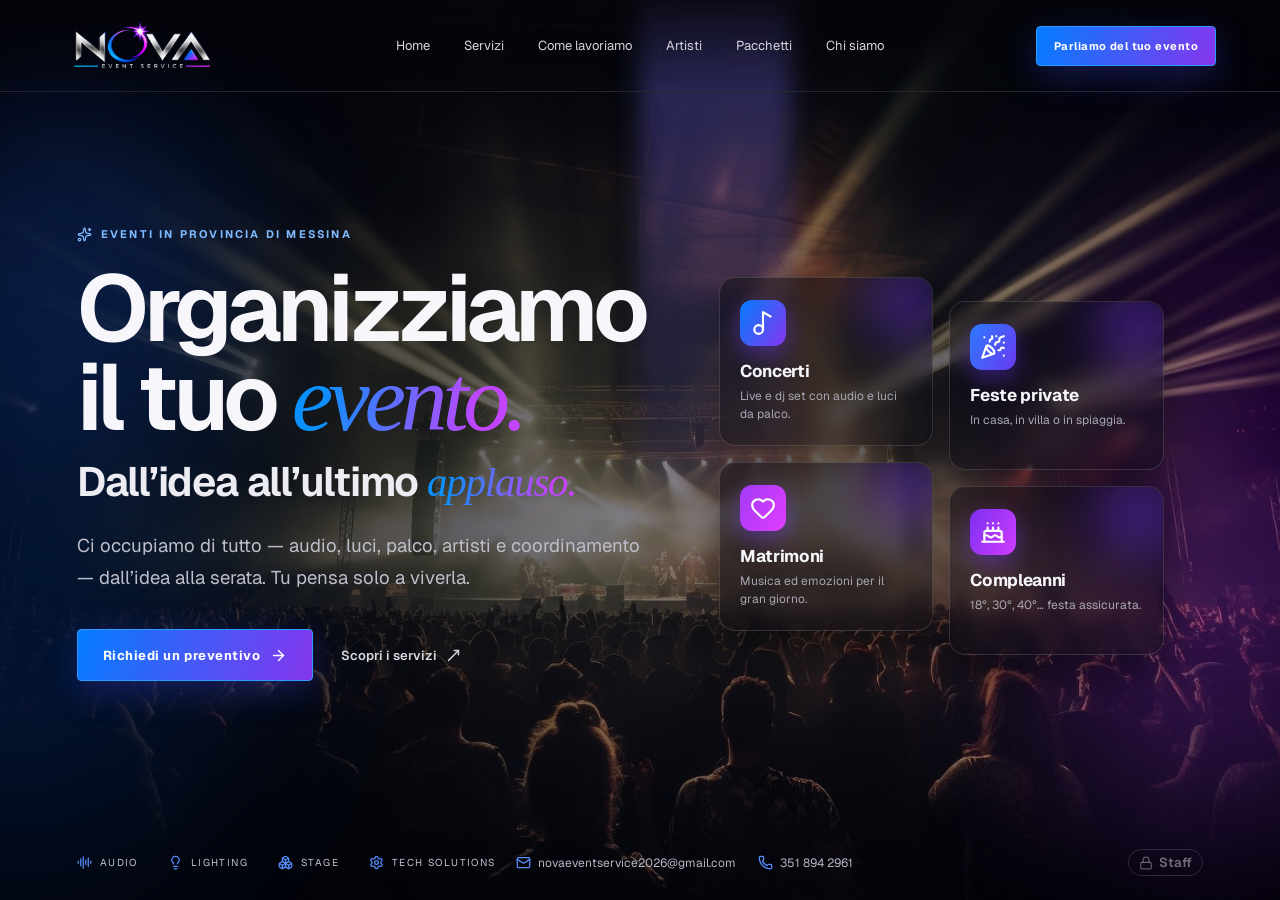
<file: index.html>
<!doctype html>
<html lang="it">
<head>
<meta charset="utf-8" />
<meta name="viewport" content="width=device-width, initial-scale=1" />
<title>Eventi, audio, luci e dj in provincia di Messina | Nova Event Service</title>
<meta name="description" content="Organizziamo eventi di ogni tipo in provincia di Messina: audio, luci, palco, dj e coordinamento completo. Dal grande evento al piccolo compleanno." />
<link rel="icon" href="favicon-32.png" />
<link rel="apple-touch-icon" href="apple-touch-icon.png" />
<meta property="og:title" content="Nova Event Service" />
<meta property="og:image" content="nova-hero.png" />
<link rel="preconnect" href="https://fonts.googleapis.com" />
<link rel="preconnect" href="https://fonts.gstatic.com" crossorigin />
<link href="https://fonts.googleapis.com/css2?family=Geist:wght@400;500;600;700;800;900&display=swap" rel="stylesheet" media="print" onload="this.media=&#39;all&#39;" /><noscript><link href="https://fonts.googleapis.com/css2?family=Geist:wght@400;500;600;700;800;900&display=swap" rel="stylesheet" /></noscript>
<link rel="stylesheet" href="styles.css?v=12" />
<link rel="canonical" href="https://www.novaeventservice.it/" />
<meta property="og:url" content="https://www.novaeventservice.it/" />
<script type="application/ld+json">
{"@context":"https://schema.org","@type":"LocalBusiness","name":"Nova Event Service","description":"Organizzazione e produzione tecnica per eventi: audio, luci, palchi, artisti e coordinamento completo. Concerti, feste private, matrimoni e compleanni.","url":"https://www.novaeventservice.it","logo":"https://www.novaeventservice.it/nova-logo.png","image":"https://www.novaeventservice.it/hero-concert.jpg","email":"novaeventservice2026@gmail.com","telephone":"+393518942961","areaServed":{"@type":"AdministrativeArea","name":"Provincia di Messina"},"address":{"@type":"PostalAddress","addressRegion":"Messina","addressCountry":"IT"}}
</script>
<link rel="preload" as="image" href="hero-concert.jpg?v=7" />
</head>
<body>
<main class="home-screen">
<header class="site-header">
  <a class="brand" href="index.html" aria-label="Nova Event Service — home"><img class="brand-logo" src="nova-logo.png?v=11" alt="Nova Event Service" /></a>
  <button class="nav-toggle" type="button" aria-label="Apri menu" aria-expanded="false"><span></span><span></span><span></span></button>
  <nav aria-label="Navigazione principale"><a href="index.html">Home</a><a href="servizi.html">Servizi</a><a href="come-lavoriamo.html">Come lavoriamo</a><a href="artisti.html">Artisti</a><a href="pacchetti.html">Pacchetti</a><a href="chi-siamo.html">Chi siamo</a><a class="nav-cta" href="mailto:novaeventservice2026@gmail.com">Parliamo del tuo evento</a></nav>
  <a class="button button-small" href="mailto:novaeventservice2026@gmail.com">Parliamo del tuo evento</a>
</header>
  <section class="hero hero-full" id="top">
    <div class="hero-image" aria-hidden="true"></div>
    
    <div class="hero-scene" aria-hidden="true">
      <svg class="hero-crowd" viewBox="0 0 1440 230" preserveAspectRatio="xMidYMax slice">
        <defs><radialGradient id="hs-stage" cx="0.5" cy="1" r="0.85">
          <stop offset="0" stop-color="#8a45ff" stop-opacity="0.75"/>
          <stop offset="0.45" stop-color="#2a6be0" stop-opacity="0.32"/>
          <stop offset="1" stop-color="#2a6be0" stop-opacity="0"/></radialGradient></defs>
        <ellipse class="hs-glow" cx="720" cy="230" rx="720" ry="200" fill="url(#hs-stage)"/>
        <g class="hs-arm" style="transform-origin:150px 200px;animation-delay:0s"><rect x="146" y="120" width="8" height="92" rx="4" fill="#07070e"/><circle cx="150" cy="118" r="7" fill="#07070e"/></g><g class="hs-arm" style="transform-origin:360px 200px;animation-delay:.7s"><rect x="356" y="120" width="8" height="92" rx="4" fill="#07070e"/><circle cx="360" cy="118" r="7" fill="#07070e"/></g><g class="hs-arm" style="transform-origin:560px 200px;animation-delay:1.3s"><rect x="556" y="120" width="8" height="92" rx="4" fill="#07070e"/><circle cx="560" cy="118" r="7" fill="#07070e"/></g><g class="hs-arm" style="transform-origin:720px 200px;animation-delay:.4s"><rect x="716" y="120" width="8" height="92" rx="4" fill="#07070e"/><circle cx="720" cy="118" r="7" fill="#07070e"/></g><g class="hs-arm" style="transform-origin:940px 200px;animation-delay:1s"><rect x="936" y="120" width="8" height="92" rx="4" fill="#07070e"/><circle cx="940" cy="118" r="7" fill="#07070e"/></g><g class="hs-arm" style="transform-origin:1150px 200px;animation-delay:.2s"><rect x="1146" y="120" width="8" height="92" rx="4" fill="#07070e"/><circle cx="1150" cy="118" r="7" fill="#07070e"/></g><g class="hs-arm" style="transform-origin:1320px 200px;animation-delay:.9s"><rect x="1316" y="120" width="8" height="92" rx="4" fill="#07070e"/><circle cx="1320" cy="118" r="7" fill="#07070e"/></g>
        <g class="hs-head" style="animation-delay:0.0s"><circle cx="10" cy="168" r="26" fill="#05050c"/><rect x="-22.5" y="181.0" width="65.0" height="80" rx="26" fill="#05050c"/></g><g class="hs-head" style="animation-delay:0.4s"><circle cx="66" cy="150" r="20" fill="#05050c"/><rect x="41.0" y="160.0" width="50.0" height="80" rx="20" fill="#05050c"/></g><g class="hs-head" style="animation-delay:0.8s"><circle cx="122" cy="138" r="15" fill="#05050c"/><rect x="103.25" y="145.5" width="37.5" height="80" rx="15" fill="#05050c"/></g><g class="hs-head" style="animation-delay:1.2000000000000002s"><circle cx="178" cy="168" r="26" fill="#05050c"/><rect x="145.5" y="181.0" width="65.0" height="80" rx="26" fill="#05050c"/></g><g class="hs-head" style="animation-delay:1.6s"><circle cx="234" cy="150" r="20" fill="#05050c"/><rect x="209.0" y="160.0" width="50.0" height="80" rx="20" fill="#05050c"/></g><g class="hs-head" style="animation-delay:0.0s"><circle cx="290" cy="138" r="15" fill="#05050c"/><rect x="271.25" y="145.5" width="37.5" height="80" rx="15" fill="#05050c"/></g><g class="hs-head" style="animation-delay:0.4s"><circle cx="346" cy="168" r="26" fill="#05050c"/><rect x="313.5" y="181.0" width="65.0" height="80" rx="26" fill="#05050c"/></g><g class="hs-head" style="animation-delay:0.8s"><circle cx="402" cy="150" r="20" fill="#05050c"/><rect x="377.0" y="160.0" width="50.0" height="80" rx="20" fill="#05050c"/></g><g class="hs-head" style="animation-delay:1.2000000000000002s"><circle cx="458" cy="138" r="15" fill="#05050c"/><rect x="439.25" y="145.5" width="37.5" height="80" rx="15" fill="#05050c"/></g><g class="hs-head" style="animation-delay:1.6s"><circle cx="514" cy="168" r="26" fill="#05050c"/><rect x="481.5" y="181.0" width="65.0" height="80" rx="26" fill="#05050c"/></g><g class="hs-head" style="animation-delay:0.0s"><circle cx="570" cy="150" r="20" fill="#05050c"/><rect x="545.0" y="160.0" width="50.0" height="80" rx="20" fill="#05050c"/></g><g class="hs-head" style="animation-delay:0.4s"><circle cx="626" cy="138" r="15" fill="#05050c"/><rect x="607.25" y="145.5" width="37.5" height="80" rx="15" fill="#05050c"/></g><g class="hs-head" style="animation-delay:0.8s"><circle cx="682" cy="168" r="26" fill="#05050c"/><rect x="649.5" y="181.0" width="65.0" height="80" rx="26" fill="#05050c"/></g><g class="hs-head" style="animation-delay:1.2000000000000002s"><circle cx="738" cy="150" r="20" fill="#05050c"/><rect x="713.0" y="160.0" width="50.0" height="80" rx="20" fill="#05050c"/></g><g class="hs-head" style="animation-delay:1.6s"><circle cx="794" cy="138" r="15" fill="#05050c"/><rect x="775.25" y="145.5" width="37.5" height="80" rx="15" fill="#05050c"/></g><g class="hs-head" style="animation-delay:0.0s"><circle cx="850" cy="168" r="26" fill="#05050c"/><rect x="817.5" y="181.0" width="65.0" height="80" rx="26" fill="#05050c"/></g><g class="hs-head" style="animation-delay:0.4s"><circle cx="906" cy="150" r="20" fill="#05050c"/><rect x="881.0" y="160.0" width="50.0" height="80" rx="20" fill="#05050c"/></g><g class="hs-head" style="animation-delay:0.8s"><circle cx="962" cy="138" r="15" fill="#05050c"/><rect x="943.25" y="145.5" width="37.5" height="80" rx="15" fill="#05050c"/></g><g class="hs-head" style="animation-delay:1.2000000000000002s"><circle cx="1018" cy="168" r="26" fill="#05050c"/><rect x="985.5" y="181.0" width="65.0" height="80" rx="26" fill="#05050c"/></g><g class="hs-head" style="animation-delay:1.6s"><circle cx="1074" cy="150" r="20" fill="#05050c"/><rect x="1049.0" y="160.0" width="50.0" height="80" rx="20" fill="#05050c"/></g><g class="hs-head" style="animation-delay:0.0s"><circle cx="1130" cy="138" r="15" fill="#05050c"/><rect x="1111.25" y="145.5" width="37.5" height="80" rx="15" fill="#05050c"/></g><g class="hs-head" style="animation-delay:0.4s"><circle cx="1186" cy="168" r="26" fill="#05050c"/><rect x="1153.5" y="181.0" width="65.0" height="80" rx="26" fill="#05050c"/></g><g class="hs-head" style="animation-delay:0.8s"><circle cx="1242" cy="150" r="20" fill="#05050c"/><rect x="1217.0" y="160.0" width="50.0" height="80" rx="20" fill="#05050c"/></g><g class="hs-head" style="animation-delay:1.2000000000000002s"><circle cx="1298" cy="138" r="15" fill="#05050c"/><rect x="1279.25" y="145.5" width="37.5" height="80" rx="15" fill="#05050c"/></g><g class="hs-head" style="animation-delay:1.6s"><circle cx="1354" cy="168" r="26" fill="#05050c"/><rect x="1321.5" y="181.0" width="65.0" height="80" rx="26" fill="#05050c"/></g><g class="hs-head" style="animation-delay:0.0s"><circle cx="1410" cy="150" r="20" fill="#05050c"/><rect x="1385.0" y="160.0" width="50.0" height="80" rx="20" fill="#05050c"/></g>
        <rect x="0" y="200" width="1440" height="30" fill="#04040a"/>
      </svg>
      <div class="hero-sparks"><span style="left:6.0%;animation-delay:0.0s;animation-duration:5s"></span><span style="left:12.6%;animation-delay:0.5s;animation-duration:6s"></span><span style="left:19.2%;animation-delay:1.0s;animation-duration:7s"></span><span style="left:25.8%;animation-delay:1.5s;animation-duration:8s"></span><span style="left:32.4%;animation-delay:2.0s;animation-duration:5s"></span><span style="left:39.0%;animation-delay:2.5s;animation-duration:6s"></span><span style="left:45.6%;animation-delay:3.0s;animation-duration:7s"></span><span style="left:52.2%;animation-delay:3.5s;animation-duration:8s"></span><span style="left:58.8%;animation-delay:4.0s;animation-duration:5s"></span><span style="left:65.4%;animation-delay:4.5s;animation-duration:6s"></span><span style="left:72.0%;animation-delay:5.0s;animation-duration:7s"></span><span style="left:78.6%;animation-delay:5.5s;animation-duration:8s"></span><span style="left:85.2%;animation-delay:0.0s;animation-duration:5s"></span><span style="left:91.8%;animation-delay:0.5s;animation-duration:6s"></span></div>
    </div>
    <div class="hero-lights" aria-hidden="true">
      <span class="beam beam-a"></span><span class="beam beam-b"></span><span class="beam beam-c"></span><span class="beam beam-d"></span><span class="beam beam-e"></span>
      <span class="events-orb events-orb-a"></span><span class="events-orb events-orb-b"></span>
    </div>
    <div class="hero-glow hero-glow-blue"></div><div class="hero-glow hero-glow-purple"></div>
    <div class="hero-inner">
      <div class="hero-content">
        <p class="eyebrow"><svg xmlns="http://www.w3.org/2000/svg" class="lucide lucide-sparkles" width="24" height="24" viewBox="0 0 24 24" fill="none" stroke="currentColor" stroke-width="2" stroke-linecap="round" stroke-linejoin="round" aria-hidden="true"><path d="M11.017 2.814a1 1 0 0 1 1.966 0l1.051 5.558a2 2 0 0 0 1.594 1.594l5.558 1.051a1 1 0 0 1 0 1.966l-5.558 1.051a2 2 0 0 0-1.594 1.594l-1.051 5.558a1 1 0 0 1-1.966 0l-1.051-5.558a2 2 0 0 0-1.594-1.594l-5.558-1.051a1 1 0 0 1 0-1.966l5.558-1.051a2 2 0 0 0 1.594-1.594z" />
  <path d="M20 2v4" />
  <path d="M22 4h-4" />
  <circle cx="4" cy="20" r="2" /></svg> Eventi in provincia di Messina</p>
        <h1>Organizziamo<br />il tuo <em>evento.</em></h1>
        <p class="hero-accent">Dall’idea all’ultimo <em>applauso.</em></p>
        <p class="hero-copy">Ci occupiamo di tutto — audio, luci, palco, artisti e coordinamento — dall’idea alla serata. Tu pensa solo a viverla.</p>
        <div class="hero-actions">
          <a class="button" href="mailto:novaeventservice2026@gmail.com">Richiedi un preventivo <svg xmlns="http://www.w3.org/2000/svg" class="lucide lucide-arrow-right" width="24" height="24" viewBox="0 0 24 24" fill="none" stroke="currentColor" stroke-width="2" stroke-linecap="round" stroke-linejoin="round" aria-hidden="true"><path d="M5 12h14" />
  <path d="m12 5 7 7-7 7" /></svg></a>
          <a class="text-link" href="servizi.html">Scopri i servizi <svg xmlns="http://www.w3.org/2000/svg" class="lucide lucide-move-up-right" width="24" height="24" viewBox="0 0 24 24" fill="none" stroke="currentColor" stroke-width="2" stroke-linecap="round" stroke-linejoin="round" aria-hidden="true"><path d="M13 5H19V11" />
  <path d="M19 5L5 19" /></svg></a>
        </div>
      </div>
      <div class="hero-visual"><div class="hero-tiles"><article class="hero-tile"><span class="event-glow" aria-hidden="true"></span><div class="hero-tile-icon"><svg xmlns="http://www.w3.org/2000/svg" class="lucide lucide-music-2" width="24" height="24" viewBox="0 0 24 24" fill="none" stroke="currentColor" stroke-width="2" stroke-linecap="round" stroke-linejoin="round" aria-hidden="true"><circle cx="8" cy="18" r="4" />
  <path d="M12 18V2l7 4" /></svg></div><h3>Concerti</h3><p>Live e dj set con audio e luci da palco.</p></article><article class="hero-tile"><span class="event-glow" aria-hidden="true"></span><div class="hero-tile-icon"><svg xmlns="http://www.w3.org/2000/svg" class="lucide lucide-party-popper" width="24" height="24" viewBox="0 0 24 24" fill="none" stroke="currentColor" stroke-width="2" stroke-linecap="round" stroke-linejoin="round" aria-hidden="true"><path d="M5.8 11.3 2 22l10.7-3.79" />
  <path d="M4 3h.01" />
  <path d="M22 8h.01" />
  <path d="M15 2h.01" />
  <path d="M22 20h.01" />
  <path d="m22 2-2.24.75a2.9 2.9 0 0 0-1.96 3.12c.1.86-.57 1.63-1.45 1.63h-.38c-.86 0-1.6.6-1.76 1.44L14 10" />
  <path d="m22 13-.82-.33c-.86-.34-1.82.2-1.98 1.11c-.11.7-.72 1.22-1.43 1.22H17" />
  <path d="m11 2 .33.82c.34.86-.2 1.82-1.11 1.98C9.52 4.9 9 5.52 9 6.23V7" />
  <path d="M11 13c1.93 1.93 2.83 4.17 2 5-.83.83-3.07-.07-5-2-1.93-1.93-2.83-4.17-2-5 .83-.83 3.07.07 5 2Z" /></svg></div><h3>Feste private</h3><p>In casa, in villa o in spiaggia.</p></article><article class="hero-tile"><span class="event-glow" aria-hidden="true"></span><div class="hero-tile-icon"><svg xmlns="http://www.w3.org/2000/svg" class="lucide lucide-heart" width="24" height="24" viewBox="0 0 24 24" fill="none" stroke="currentColor" stroke-width="2" stroke-linecap="round" stroke-linejoin="round" aria-hidden="true"><path d="M2 9.5a5.5 5.5 0 0 1 9.591-3.676.56.56 0 0 0 .818 0A5.49 5.49 0 0 1 22 9.5c0 2.29-1.5 4-3 5.5l-5.492 5.313a2 2 0 0 1-3 .019L5 15c-1.5-1.5-3-3.2-3-5.5" /></svg></div><h3>Matrimoni</h3><p>Musica ed emozioni per il gran giorno.</p></article><article class="hero-tile"><span class="event-glow" aria-hidden="true"></span><div class="hero-tile-icon"><svg xmlns="http://www.w3.org/2000/svg" class="lucide lucide-cake" width="24" height="24" viewBox="0 0 24 24" fill="none" stroke="currentColor" stroke-width="2" stroke-linecap="round" stroke-linejoin="round" aria-hidden="true"><path d="M20 21v-8a2 2 0 0 0-2-2H6a2 2 0 0 0-2 2v8" />
  <path d="M4 16s.5-1 2-1 2.5 2 4 2 2.5-2 4-2 2.5 2 4 2 2-1 2-1" />
  <path d="M2 21h20" />
  <path d="M7 8v3" />
  <path d="M12 8v3" />
  <path d="M17 8v3" />
  <path d="M7 4h.01" />
  <path d="M12 4h.01" />
  <path d="M17 4h.01" /></svg></div><h3>Compleanni</h3><p>18°, 30°, 40°… festa assicurata.</p></article></div></div>
    </div>
    <div class="hero-bottom">
      <div class="hero-tags" aria-label="Servizi principali">
        <span><svg xmlns="http://www.w3.org/2000/svg" class="lucide lucide-audio-lines" width="24" height="24" viewBox="0 0 24 24" fill="none" stroke="currentColor" stroke-width="2" stroke-linecap="round" stroke-linejoin="round" aria-hidden="true"><path d="M2 10v3" />
  <path d="M6 6v11" />
  <path d="M10 3v18" />
  <path d="M14 8v7" />
  <path d="M18 5v13" />
  <path d="M22 10v3" /></svg> Audio</span><span><svg xmlns="http://www.w3.org/2000/svg" class="lucide lucide-lightbulb" width="24" height="24" viewBox="0 0 24 24" fill="none" stroke="currentColor" stroke-width="2" stroke-linecap="round" stroke-linejoin="round" aria-hidden="true"><path d="M15 14c.2-1 .7-1.7 1.5-2.5 1-.9 1.5-2.2 1.5-3.5A6 6 0 0 0 6 8c0 1 .2 2.2 1.5 3.5.7.7 1.3 1.5 1.5 2.5" />
  <path d="M9 18h6" />
  <path d="M10 22h4" /></svg> Lighting</span>
        <span><svg xmlns="http://www.w3.org/2000/svg" class="lucide lucide-boxes" width="24" height="24" viewBox="0 0 24 24" fill="none" stroke="currentColor" stroke-width="2" stroke-linecap="round" stroke-linejoin="round" aria-hidden="true"><path d="M2.97 12.92A2 2 0 0 0 2 14.63v3.24a2 2 0 0 0 .97 1.71l3 1.8a2 2 0 0 0 2.06 0L12 19v-5.5l-5-3-4.03 2.42Z" />
  <path d="m7 16.5-4.74-2.85" />
  <path d="m7 16.5 5-3" />
  <path d="M7 16.5v5.17" />
  <path d="M12 13.5V19l3.97 2.38a2 2 0 0 0 2.06 0l3-1.8a2 2 0 0 0 .97-1.71v-3.24a2 2 0 0 0-.97-1.71L17 10.5l-5 3Z" />
  <path d="m17 16.5-5-3" />
  <path d="m17 16.5 4.74-2.85" />
  <path d="M17 16.5v5.17" />
  <path d="M7.97 4.42A2 2 0 0 0 7 6.13v4.37l5 3 5-3V6.13a2 2 0 0 0-.97-1.71l-3-1.8a2 2 0 0 0-2.06 0l-3 1.8Z" />
  <path d="M12 8 7.26 5.15" />
  <path d="m12 8 4.74-2.85" />
  <path d="M12 13.5V8" /></svg> Stage</span><span><svg xmlns="http://www.w3.org/2000/svg" class="lucide lucide-settings" width="24" height="24" viewBox="0 0 24 24" fill="none" stroke="currentColor" stroke-width="2" stroke-linecap="round" stroke-linejoin="round" aria-hidden="true"><path d="M9.671 4.136a2.34 2.34 0 0 1 4.659 0 2.34 2.34 0 0 0 3.319 1.915 2.34 2.34 0 0 1 2.33 4.033 2.34 2.34 0 0 0 0 3.831 2.34 2.34 0 0 1-2.33 4.033 2.34 2.34 0 0 0-3.319 1.915 2.34 2.34 0 0 1-4.659 0 2.34 2.34 0 0 0-3.32-1.915 2.34 2.34 0 0 1-2.33-4.033 2.34 2.34 0 0 0 0-3.831A2.34 2.34 0 0 1 6.35 6.051a2.34 2.34 0 0 0 3.319-1.915" />
  <circle cx="12" cy="12" r="3" /></svg> Tech solutions</span>
      </div>
      <div class="hero-contact">
        <a href="mailto:novaeventservice2026@gmail.com"><svg xmlns="http://www.w3.org/2000/svg" class="lucide lucide-mail" width="24" height="24" viewBox="0 0 24 24" fill="none" stroke="currentColor" stroke-width="2" stroke-linecap="round" stroke-linejoin="round" aria-hidden="true"><path d="m22 7-8.991 5.727a2 2 0 0 1-2.009 0L2 7" />
  <rect x="2" y="4" width="20" height="16" rx="2" /></svg> novaeventservice2026@gmail.com</a>
        <a href="https://wa.me/393518942961" target="_blank" rel="noreferrer"><svg xmlns="http://www.w3.org/2000/svg" class="lucide lucide-phone" width="24" height="24" viewBox="0 0 24 24" fill="none" stroke="currentColor" stroke-width="2" stroke-linecap="round" stroke-linejoin="round" aria-hidden="true"><path d="M13.832 16.568a1 1 0 0 0 1.213-.303l.355-.465A2 2 0 0 1 17 15h3a2 2 0 0 1 2 2v3a2 2 0 0 1-2 2A18 18 0 0 1 2 4a2 2 0 0 1 2-2h3a2 2 0 0 1 2 2v3a2 2 0 0 1-.8 1.6l-.468.351a1 1 0 0 0-.292 1.233 14 14 0 0 0 6.392 6.384" /></svg> 351 894 2961</a>
      </div> <a class="staff-link staff-link-hero" href="staff/" aria-label="Area staff riservata"><svg xmlns="http://www.w3.org/2000/svg" width="14" height="14" viewBox="0 0 24 24" fill="none" stroke="currentColor" stroke-width="2" stroke-linecap="round" stroke-linejoin="round" aria-hidden="true"><rect width="18" height="11" x="3" y="11" rx="2" ry="2"/><path d="M7 11V7a5 5 0 0 1 10 0v4"/></svg> Staff</a>
    </div>
  </section>
</main>

<script src="app.js?v=11"></script>
</body>
</html>
</file>
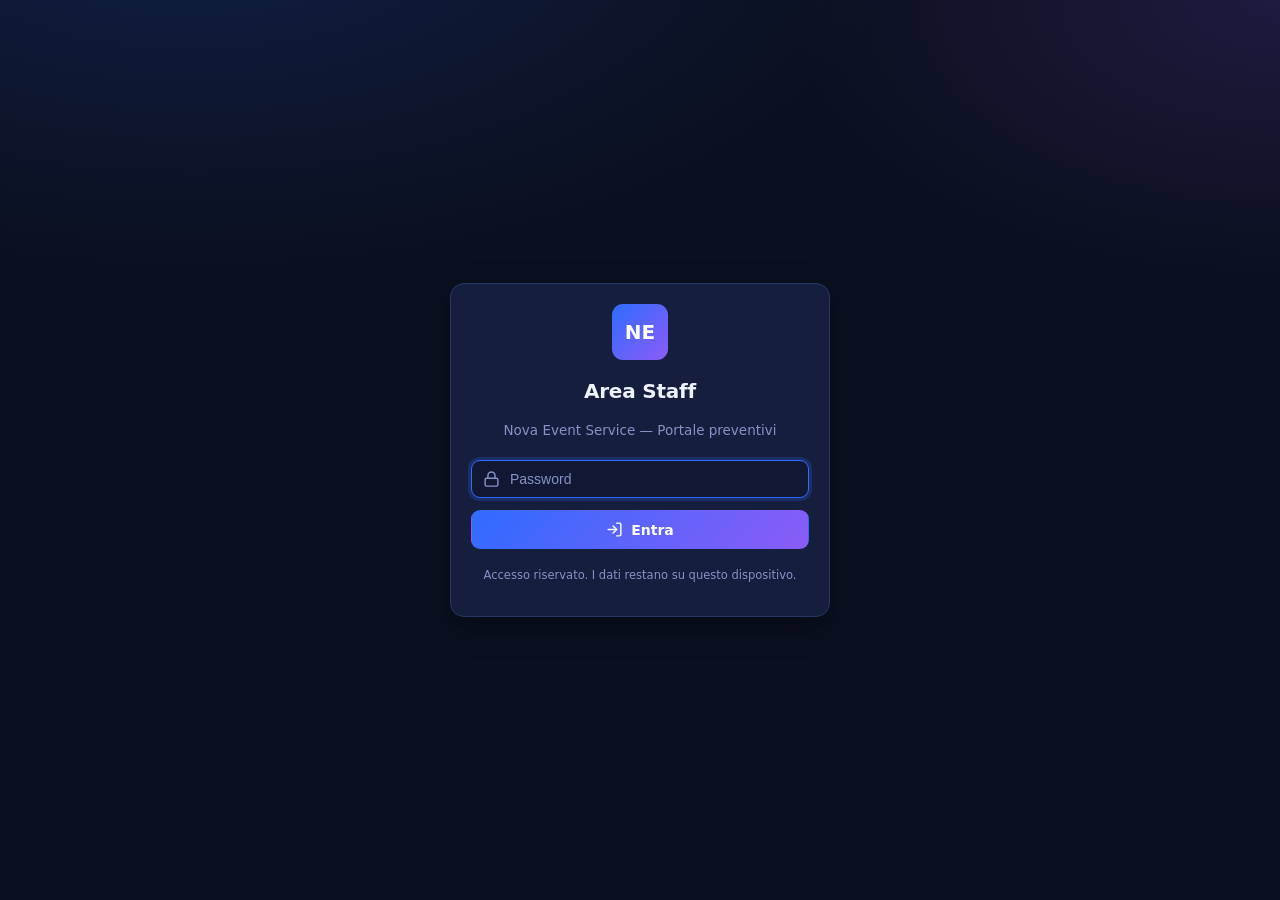
<file: staff/index.html>
<!doctype html>
<html lang="it">
  <head>
    <meta charset="UTF-8" />
    <meta name="viewport" content="width=device-width, initial-scale=1.0" />
    <meta name="color-scheme" content="dark" />
    <title>Nova Event Service - Portale Preventivi</title>
    <script type="module" crossorigin src="./assets/index-DraVDMnq.js"></script>
    <link rel="stylesheet" crossorigin href="./assets/index-B9CdINp-.css">
  </head>
  <body>
    <div id="root"></div>
  </body>
</html>
</file>
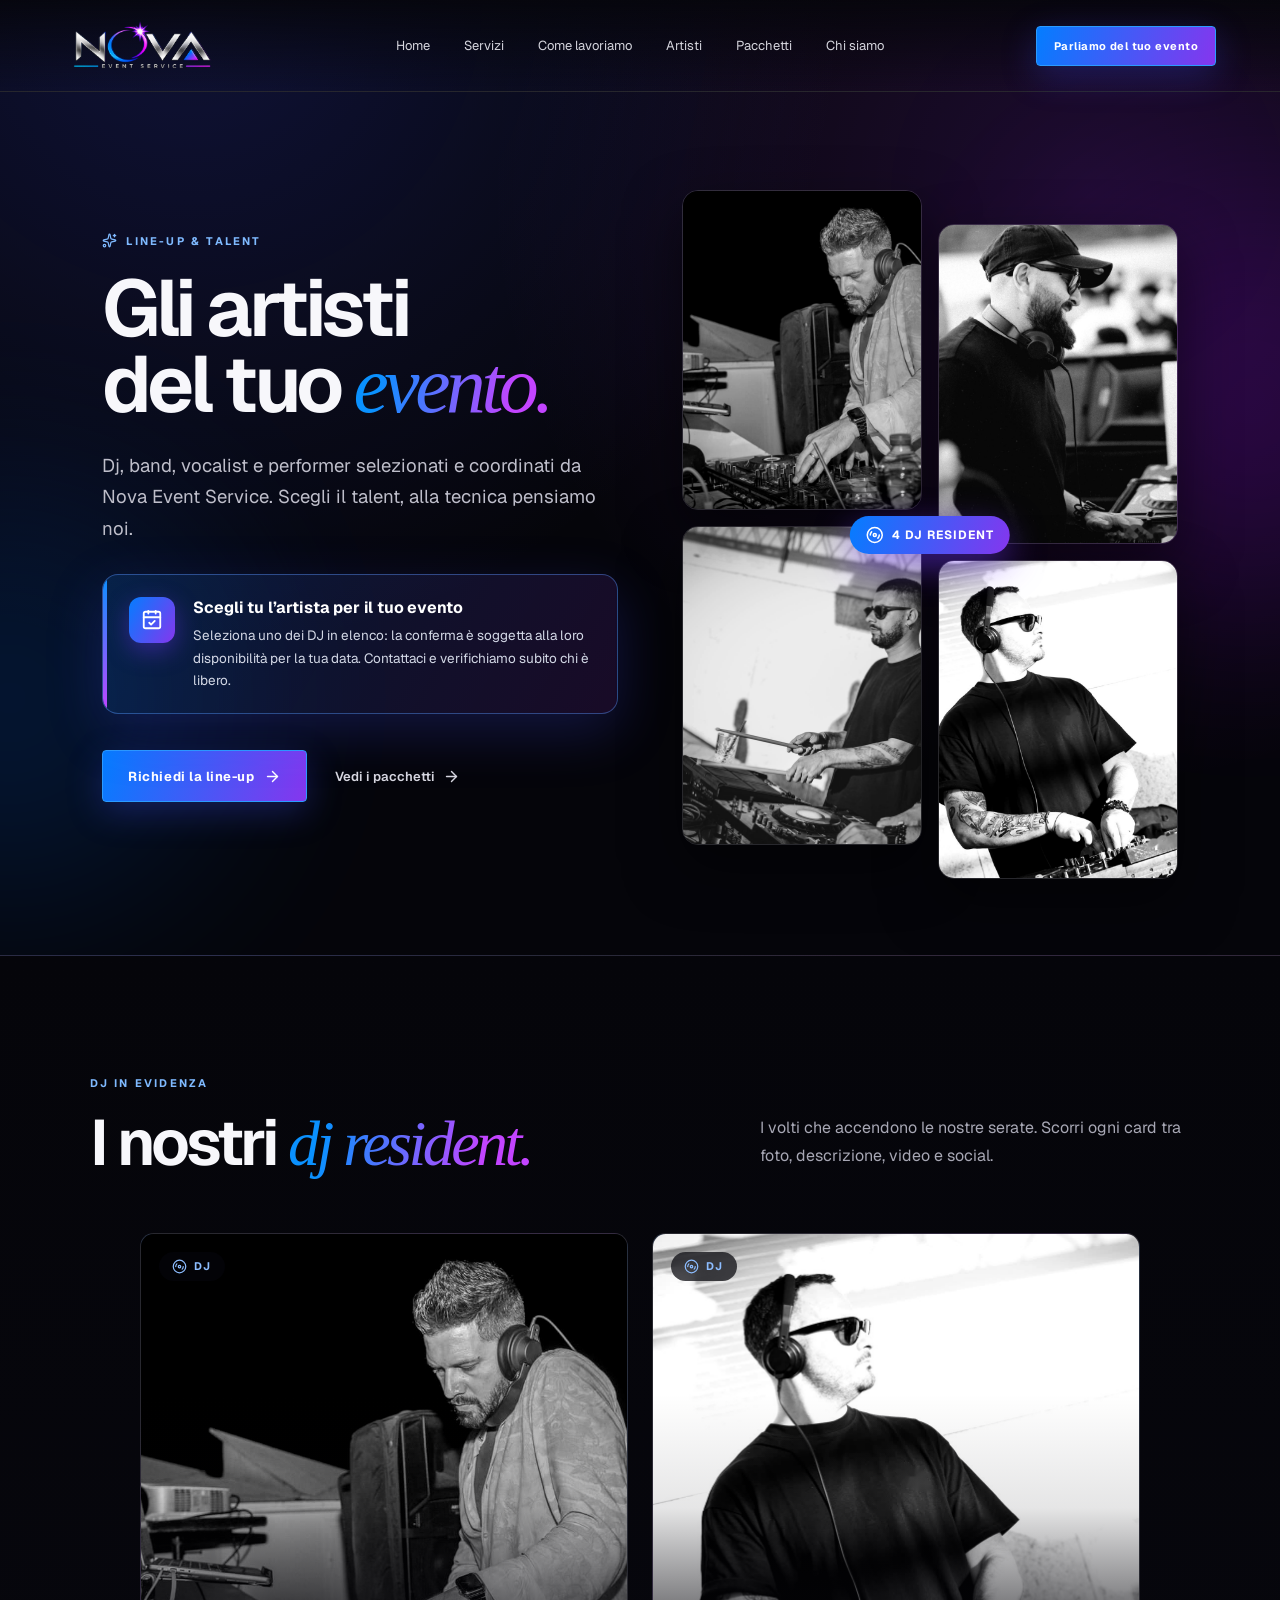
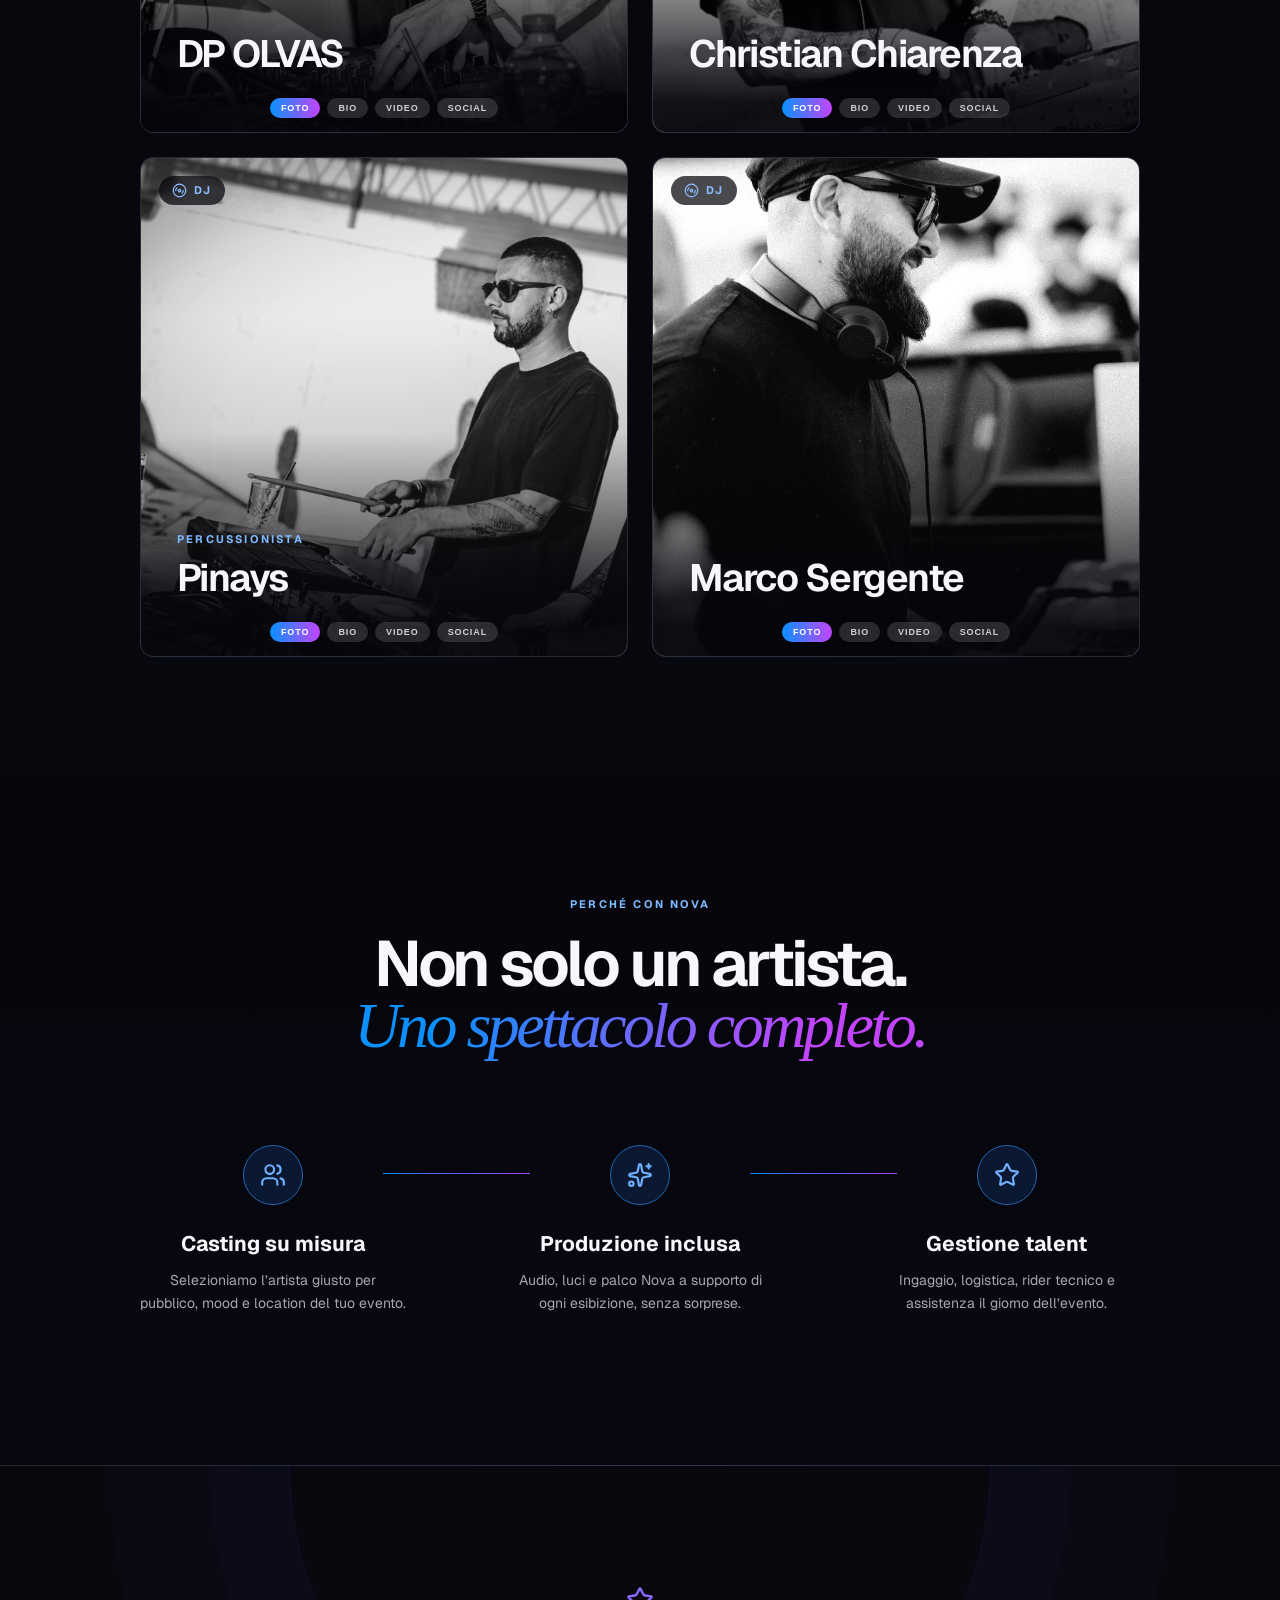
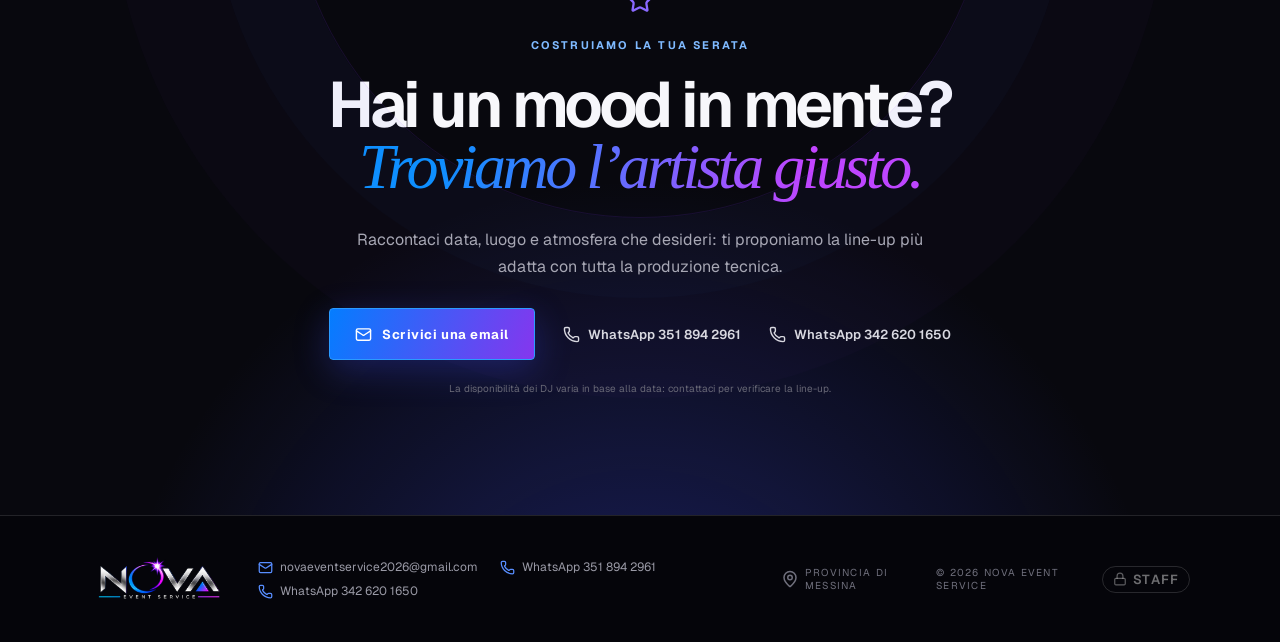
<file: artisti.html>
<!doctype html>
<html lang="it">
<head>
<meta charset="utf-8" />
<meta name="viewport" content="width=device-width, initial-scale=1" />
<title>DJ e artisti per eventi in provincia di Messina | Nova Event Service</title>
<meta name="description" content="DJ e performer per matrimoni, feste private, compleanni ed eventi in provincia di Messina. Scegli il talent, alla tecnica pensiamo noi." />
<link rel="icon" href="favicon-32.png" />
<link rel="apple-touch-icon" href="apple-touch-icon.png" />
<meta property="og:title" content="DJ e artisti per eventi in provincia di Messina" />
<meta property="og:image" content="nova-hero.png" />
<link rel="preconnect" href="https://fonts.googleapis.com" />
<link rel="preconnect" href="https://fonts.gstatic.com" crossorigin />
<link href="https://fonts.googleapis.com/css2?family=Geist:wght@400;500;600;700;800;900&display=swap" rel="stylesheet" media="print" onload="this.media=&#39;all&#39;" /><noscript><link href="https://fonts.googleapis.com/css2?family=Geist:wght@400;500;600;700;800;900&display=swap" rel="stylesheet" /></noscript>
<link rel="stylesheet" href="styles.css?v=12" />
<link rel="canonical" href="https://www.novaeventservice.it/artisti.html" />
<meta property="og:url" content="https://www.novaeventservice.it/artisti.html" />
</head>
<body>
<main>
<header class="site-header">
  <a class="brand" href="index.html" aria-label="Nova Event Service — home"><img class="brand-logo" src="nova-logo.png?v=11" alt="Nova Event Service" /></a>
  <button class="nav-toggle" type="button" aria-label="Apri menu" aria-expanded="false"><span></span><span></span><span></span></button>
  <nav aria-label="Navigazione principale"><a href="index.html">Home</a><a href="servizi.html">Servizi</a><a href="come-lavoriamo.html">Come lavoriamo</a><a href="artisti.html">Artisti</a><a href="pacchetti.html">Pacchetti</a><a href="chi-siamo.html">Chi siamo</a><a class="nav-cta" href="mailto:novaeventservice2026@gmail.com">Parliamo del tuo evento</a></nav>
  <a class="button button-small" href="mailto:novaeventservice2026@gmail.com">Parliamo del tuo evento</a>
</header>
  <section class="page-hero" id="top">
    <div class="hero-glow hero-glow-blue"></div><div class="hero-glow hero-glow-purple"></div>
    <div class="page-hero-grid">
      <div class="page-hero-inner">
        <p class="eyebrow"><svg xmlns="http://www.w3.org/2000/svg" class="lucide lucide-sparkles" width="24" height="24" viewBox="0 0 24 24" fill="none" stroke="currentColor" stroke-width="2" stroke-linecap="round" stroke-linejoin="round" aria-hidden="true"><path d="M11.017 2.814a1 1 0 0 1 1.966 0l1.051 5.558a2 2 0 0 0 1.594 1.594l5.558 1.051a1 1 0 0 1 0 1.966l-5.558 1.051a2 2 0 0 0-1.594 1.594l-1.051 5.558a1 1 0 0 1-1.966 0l-1.051-5.558a2 2 0 0 0-1.594-1.594l-5.558-1.051a1 1 0 0 1 0-1.966l5.558-1.051a2 2 0 0 0 1.594-1.594z" />
  <path d="M20 2v4" />
  <path d="M22 4h-4" />
  <circle cx="4" cy="20" r="2" /></svg> Line-up &amp; talent</p>
        <h1>Gli artisti<br />del tuo <em>evento.</em></h1>
        <p class="hero-copy">Dj, band, vocalist e performer selezionati e coordinati da Nova Event Service. Scegli il talent, alla tecnica pensiamo noi.</p>
        <div class="hero-highlight">
          <span class="hero-highlight-icon"><svg xmlns="http://www.w3.org/2000/svg" class="lucide lucide-calendar-check" width="24" height="24" viewBox="0 0 24 24" fill="none" stroke="currentColor" stroke-width="2" stroke-linecap="round" stroke-linejoin="round" aria-hidden="true"><path d="M8 2v3" />
  <path d="M16 2v3" />
  <rect x="3" y="3" width="18" height="18" rx="2" />
  <path d="M3 9h18" />
  <path d="m9 15 2 2 4-4" /></svg></span>
          <div><strong>Scegli tu l’artista per il tuo evento</strong><p>Seleziona uno dei DJ in elenco: la conferma è soggetta alla loro disponibilità per la tua data. Contattaci e verifichiamo subito chi è libero.</p></div>
        </div>
        <div class="hero-actions"><a class="button" href="#contatti">Richiedi la line-up <svg xmlns="http://www.w3.org/2000/svg" class="lucide lucide-arrow-right" width="24" height="24" viewBox="0 0 24 24" fill="none" stroke="currentColor" stroke-width="2" stroke-linecap="round" stroke-linejoin="round" aria-hidden="true"><path d="M5 12h14" />
  <path d="m12 5 7 7-7 7" /></svg></a><a class="text-link" href="pacchetti.html">Vedi i pacchetti <svg xmlns="http://www.w3.org/2000/svg" class="lucide lucide-arrow-right" width="24" height="24" viewBox="0 0 24 24" fill="none" stroke="currentColor" stroke-width="2" stroke-linecap="round" stroke-linejoin="round" aria-hidden="true"><path d="M5 12h14" />
  <path d="m12 5 7 7-7 7" /></svg></a></div>
      </div>
      <div class="hero-collage" aria-hidden="true"><img src="artisti/dj-1.jpg" alt="" loading="lazy" /><img src="artisti/dj-4.jpg" alt="" loading="lazy" /><img src="artisti/dj-3.jpg" alt="" loading="lazy" /><img src="artisti/dj-2.jpg" alt="" loading="lazy" /><span class="hero-collage-badge"><svg xmlns="http://www.w3.org/2000/svg" class="lucide lucide-disc-3" width="24" height="24" viewBox="0 0 24 24" fill="none" stroke="currentColor" stroke-width="2" stroke-linecap="round" stroke-linejoin="round" aria-hidden="true"><circle cx="12" cy="12" r="10" />
  <path d="M6 12c0-1.7.7-3.2 1.8-4.2" />
  <circle cx="12" cy="12" r="2" />
  <path d="M18 12c0 1.7-.7 3.2-1.8 4.2" /></svg> 4 DJ resident</span></div>
    </div>
  </section>
  <section class="section dj-section" id="dj">
    <div class="section-heading"><div><p class="eyebrow">DJ in evidenza</p><h2>I nostri <em>dj resident.</em></h2></div>
      <p>I volti che accendono le nostre serate. Scorri ogni card tra foto, descrizione, video e social.</p></div>
    <div class="dj-grid">
      <article class="dj-card">
        <div class="dj-card-viewport"><div class="dj-card-track">
          <div class="dj-page dj-page-photo">
            <img src="artisti/dj-1.jpg" alt="DP OLVAS — dj Nova Event Service" loading="lazy" />
            <span class="dj-photo-badge"><svg xmlns="http://www.w3.org/2000/svg" class="lucide lucide-disc-3" width="24" height="24" viewBox="0 0 24 24" fill="none" stroke="currentColor" stroke-width="2" stroke-linecap="round" stroke-linejoin="round" aria-hidden="true"><circle cx="12" cy="12" r="10" />
  <path d="M6 12c0-1.7.7-3.2 1.8-4.2" />
  <circle cx="12" cy="12" r="2" />
  <path d="M18 12c0 1.7-.7 3.2-1.8 4.2" /></svg> DJ</span>
            <div class="dj-photo-cap"><h3>DP OLVAS</h3></div>
          </div>
          <div class="dj-page dj-page-desc"><h3>DP OLVAS</h3><p class="dj-bio">Dietro la consolle mette passione ed energia pura: ogni set è costruito sul momento, per far ballare e trasformare la serata in un ricordo. Dall’aperitivo al clou della notte, la musica giusta al momento giusto.</p></div>
          <div class="dj-page dj-page-video"><div class="dj-video-ig"><blockquote class="instagram-media" data-instgrm-permalink="https://www.instagram.com/tv/B_hmgA-lAx6/" data-instgrm-version="14"></blockquote></div></div>
          <div class="dj-page dj-page-social"><p class="eyebrow">Seguilo</p><h3>DP OLVAS</h3><div class="dj-socials"><a class="dj-social" href="https://www.instagram.com/salvucciodp_olvas/" target="_blank" rel="noreferrer"><svg width="20" height="20" viewBox="0 0 24 24" fill="currentColor"><path d="M12 2c2.7 0 3 0 4.1.06 1.1.05 1.8.24 2.4.5.7.26 1.2.6 1.8 1.14.5.5.9 1.1 1.14 1.8.26.6.45 1.3.5 2.4C22 9.03 22 9.3 22 12s0 3-.06 4.1c-.05 1.1-.24 1.8-.5 2.4a4.9 4.9 0 0 1-1.14 1.8c-.5.5-1.1.9-1.8 1.14-.6.26-1.3.45-2.4.5C15 22 14.7 22 12 22s-3 0-4.1-.06c-1.1-.05-1.8-.24-2.4-.5a4.9 4.9 0 0 1-1.8-1.14 4.9 4.9 0 0 1-1.14-1.8c-.26-.6-.45-1.3-.5-2.4C2 15 2 14.7 2 12s0-3 .06-4.1c.05-1.1.24-1.8.5-2.4A4.9 4.9 0 0 1 3.7 3.7c.5-.5 1.1-.9 1.8-1.14.6-.26 1.3-.45 2.4-.5C9 2 9.3 2 12 2Zm0 1.8c-2.66 0-2.97.01-4.02.06-.97.05-1.5.2-1.85.34-.47.18-.8.4-1.15.75-.35.35-.57.68-.75 1.15-.14.35-.3.88-.34 1.85C3.8 9.03 3.8 9.34 3.8 12s.01 2.97.06 4.02c.05.97.2 1.5.34 1.85.18.47.4.8.75 1.15.35.35.68.57 1.15.75.35.14.88.3 1.85.34 1.05.05 1.36.06 4.02.06s2.97-.01 4.02-.06c.97-.05 1.5-.2 1.85-.34.47-.18.8-.4 1.15-.75.35-.35.57-.68.75-1.15.14-.35.3-.88.34-1.85.05-1.05.06-1.36.06-4.02s-.01-2.97-.06-4.02c-.05-.97-.2-1.5-.34-1.85a3.1 3.1 0 0 0-.75-1.15 3.1 3.1 0 0 0-1.15-.75c-.35-.14-.88-.3-1.85-.34C14.97 3.81 14.66 3.8 12 3.8Zm0 3.06a5.14 5.14 0 1 1 0 10.28 5.14 5.14 0 0 1 0-10.28Zm0 1.8a3.34 3.34 0 1 0 0 6.68 3.34 3.34 0 0 0 0-6.68Zm5.34-3.2a1.2 1.2 0 1 1 0 2.4 1.2 1.2 0 0 1 0-2.4Z"/></svg><span>Instagram</span></a><a class="dj-social" href="https://www.facebook.com/salvucciodp" target="_blank" rel="noreferrer"><svg width="20" height="20" viewBox="0 0 24 24" fill="currentColor"><path d="M22 12a10 10 0 1 0-11.56 9.88v-6.99H7.9V12h2.54V9.8c0-2.5 1.49-3.89 3.77-3.89 1.09 0 2.24.2 2.24.2v2.46h-1.26c-1.24 0-1.63.77-1.63 1.56V12h2.78l-.44 2.89h-2.34v6.99A10 10 0 0 0 22 12Z"/></svg><span>Facebook</span></a><a class="dj-social" href="https://soundcloud.com/salvucciodp" target="_blank" rel="noreferrer"><svg width="20" height="20" viewBox="0 0 24 24" fill="currentColor"><path d="M1 15.5c0-.9.2-1.7.5-2.4V18a.3.3 0 0 1-.6 0c0-.9-.9-1.5.1-2.5Zm2 .1c0-1.3.4-2.5 1-3.5V19a.35.35 0 0 1-.7 0v-3.4Zm2-1.5c0-.4.3-.7.35-1V19a.35.35 0 0 1-.7 0v-5.4Zm2-1.3.35-.02V19a.35.35 0 0 1-.7 0v-6.2Zm2-.2h.35V19a.35.35 0 0 1-.7 0v-6.6Zm2 .05c.12 0 .24 0 .35.02V19a.35.35 0 0 1-.7 0v-6.6Zm2 .2V19a.35.35 0 0 1-.35.35h-.02V12.5c.13.02.25.05.37.1ZM15 11a4 4 0 0 1 7.5 1.9A3 3 0 0 1 22 19h-6.6a.4.4 0 0 1-.4-.4V11Z"/></svg><span>SoundCloud</span></a></div></div>
        </div></div>
        <button type="button" class="dj-nav dj-nav-prev" aria-label="Pagina precedente"><svg xmlns="http://www.w3.org/2000/svg" class="lucide lucide-chevron-left" width="24" height="24" viewBox="0 0 24 24" fill="none" stroke="currentColor" stroke-width="2" stroke-linecap="round" stroke-linejoin="round" aria-hidden="true"><path d="m15 18-6-6 6-6" /></svg></button>
        <button type="button" class="dj-nav dj-nav-next" aria-label="Pagina successiva"><svg xmlns="http://www.w3.org/2000/svg" class="lucide lucide-chevron-right" width="24" height="24" viewBox="0 0 24 24" fill="none" stroke="currentColor" stroke-width="2" stroke-linecap="round" stroke-linejoin="round" aria-hidden="true"><path d="m9 18 6-6-6-6" /></svg></button>
        <div class="dj-page-dots">
          <button type="button"><span>Foto</span></button><button type="button"><span>Bio</span></button>
          <button type="button"><span>Video</span></button><button type="button"><span>Social</span></button>
        </div>
      </article>
      <article class="dj-card">
        <div class="dj-card-viewport"><div class="dj-card-track">
          <div class="dj-page dj-page-photo">
            <img src="artisti/dj-2.jpg" alt="Christian Chiarenza — dj Nova Event Service" loading="lazy" />
            <span class="dj-photo-badge"><svg xmlns="http://www.w3.org/2000/svg" class="lucide lucide-disc-3" width="24" height="24" viewBox="0 0 24 24" fill="none" stroke="currentColor" stroke-width="2" stroke-linecap="round" stroke-linejoin="round" aria-hidden="true"><circle cx="12" cy="12" r="10" />
  <path d="M6 12c0-1.7.7-3.2 1.8-4.2" />
  <circle cx="12" cy="12" r="2" />
  <path d="M18 12c0 1.7-.7 3.2-1.8 4.2" /></svg> DJ</span>
            <div class="dj-photo-cap"><h3>Christian Chiarenza</h3></div>
          </div>
          <div class="dj-page dj-page-desc"><h3>Christian Chiarenza</h3><p class="dj-bio">Legge la pista e la accompagna con selezioni curate e un mix sempre in movimento, alternando i tempi giusti tra ritmo e melodia. Tecnica e gusto al servizio della serata, per tenere alta l’energia dal primo all’ultimo brano.</p></div>
          <div class="dj-page dj-page-video"><div class="dj-video-ig"><blockquote class="instagram-media" data-instgrm-permalink="https://www.instagram.com/reel/Ct8ZYutov6r/" data-instgrm-version="14"></blockquote></div></div>
          <div class="dj-page dj-page-social"><p class="eyebrow">Seguilo</p><h3>Christian Chiarenza</h3><div class="dj-socials"><a class="dj-social" href="https://www.instagram.com/christianchiarenzadj/" target="_blank" rel="noreferrer"><svg width="20" height="20" viewBox="0 0 24 24" fill="currentColor"><path d="M12 2c2.7 0 3 0 4.1.06 1.1.05 1.8.24 2.4.5.7.26 1.2.6 1.8 1.14.5.5.9 1.1 1.14 1.8.26.6.45 1.3.5 2.4C22 9.03 22 9.3 22 12s0 3-.06 4.1c-.05 1.1-.24 1.8-.5 2.4a4.9 4.9 0 0 1-1.14 1.8c-.5.5-1.1.9-1.8 1.14-.6.26-1.3.45-2.4.5C15 22 14.7 22 12 22s-3 0-4.1-.06c-1.1-.05-1.8-.24-2.4-.5a4.9 4.9 0 0 1-1.8-1.14 4.9 4.9 0 0 1-1.14-1.8c-.26-.6-.45-1.3-.5-2.4C2 15 2 14.7 2 12s0-3 .06-4.1c.05-1.1.24-1.8.5-2.4A4.9 4.9 0 0 1 3.7 3.7c.5-.5 1.1-.9 1.8-1.14.6-.26 1.3-.45 2.4-.5C9 2 9.3 2 12 2Zm0 1.8c-2.66 0-2.97.01-4.02.06-.97.05-1.5.2-1.85.34-.47.18-.8.4-1.15.75-.35.35-.57.68-.75 1.15-.14.35-.3.88-.34 1.85C3.8 9.03 3.8 9.34 3.8 12s.01 2.97.06 4.02c.05.97.2 1.5.34 1.85.18.47.4.8.75 1.15.35.35.68.57 1.15.75.35.14.88.3 1.85.34 1.05.05 1.36.06 4.02.06s2.97-.01 4.02-.06c.97-.05 1.5-.2 1.85-.34.47-.18.8-.4 1.15-.75.35-.35.57-.68.75-1.15.14-.35.3-.88.34-1.85.05-1.05.06-1.36.06-4.02s-.01-2.97-.06-4.02c-.05-.97-.2-1.5-.34-1.85a3.1 3.1 0 0 0-.75-1.15 3.1 3.1 0 0 0-1.15-.75c-.35-.14-.88-.3-1.85-.34C14.97 3.81 14.66 3.8 12 3.8Zm0 3.06a5.14 5.14 0 1 1 0 10.28 5.14 5.14 0 0 1 0-10.28Zm0 1.8a3.34 3.34 0 1 0 0 6.68 3.34 3.34 0 0 0 0-6.68Zm5.34-3.2a1.2 1.2 0 1 1 0 2.4 1.2 1.2 0 0 1 0-2.4Z"/></svg><span>Instagram</span></a></div></div>
        </div></div>
        <button type="button" class="dj-nav dj-nav-prev" aria-label="Pagina precedente"><svg xmlns="http://www.w3.org/2000/svg" class="lucide lucide-chevron-left" width="24" height="24" viewBox="0 0 24 24" fill="none" stroke="currentColor" stroke-width="2" stroke-linecap="round" stroke-linejoin="round" aria-hidden="true"><path d="m15 18-6-6 6-6" /></svg></button>
        <button type="button" class="dj-nav dj-nav-next" aria-label="Pagina successiva"><svg xmlns="http://www.w3.org/2000/svg" class="lucide lucide-chevron-right" width="24" height="24" viewBox="0 0 24 24" fill="none" stroke="currentColor" stroke-width="2" stroke-linecap="round" stroke-linejoin="round" aria-hidden="true"><path d="m9 18 6-6-6-6" /></svg></button>
        <div class="dj-page-dots">
          <button type="button"><span>Foto</span></button><button type="button"><span>Bio</span></button>
          <button type="button"><span>Video</span></button><button type="button"><span>Social</span></button>
        </div>
      </article>
      <article class="dj-card">
        <div class="dj-card-viewport"><div class="dj-card-track">
          <div class="dj-page dj-page-photo">
            <img src="artisti/dj-3.jpg" alt="Pinays — dj Nova Event Service" loading="lazy" />
            <span class="dj-photo-badge"><svg xmlns="http://www.w3.org/2000/svg" class="lucide lucide-disc-3" width="24" height="24" viewBox="0 0 24 24" fill="none" stroke="currentColor" stroke-width="2" stroke-linecap="round" stroke-linejoin="round" aria-hidden="true"><circle cx="12" cy="12" r="10" />
  <path d="M6 12c0-1.7.7-3.2 1.8-4.2" />
  <circle cx="12" cy="12" r="2" />
  <path d="M18 12c0 1.7-.7 3.2-1.8 4.2" /></svg> DJ</span>
            <div class="dj-photo-cap"><p class="eyebrow">Percussionista</p><h3>Pinays</h3></div>
          </div>
          <div class="dj-page dj-page-desc"><p class="eyebrow">Percussionista</p><h3>Pinays</h3><p class="dj-bio">Ritmo dal vivo che accende la pista: percussioni, bongo e fisarmonica suonati a mano si intrecciano al dj set per un sound caldo e coinvolgente. Un’energia tutta acustica che trasforma ogni serata in una vera festa.</p></div>
          <div class="dj-page dj-page-video"><div class="dj-video-ig"><blockquote class="instagram-media" data-instgrm-permalink="https://www.instagram.com/reel/DNvFZG0VD4i/" data-instgrm-version="14"></blockquote></div></div>
          <div class="dj-page dj-page-social"><p class="eyebrow">Seguilo</p><h3>Pinays</h3><div class="dj-socials"><a class="dj-social" href="https://www.instagram.com/_pinays_/" target="_blank" rel="noreferrer"><svg width="20" height="20" viewBox="0 0 24 24" fill="currentColor"><path d="M12 2c2.7 0 3 0 4.1.06 1.1.05 1.8.24 2.4.5.7.26 1.2.6 1.8 1.14.5.5.9 1.1 1.14 1.8.26.6.45 1.3.5 2.4C22 9.03 22 9.3 22 12s0 3-.06 4.1c-.05 1.1-.24 1.8-.5 2.4a4.9 4.9 0 0 1-1.14 1.8c-.5.5-1.1.9-1.8 1.14-.6.26-1.3.45-2.4.5C15 22 14.7 22 12 22s-3 0-4.1-.06c-1.1-.05-1.8-.24-2.4-.5a4.9 4.9 0 0 1-1.8-1.14 4.9 4.9 0 0 1-1.14-1.8c-.26-.6-.45-1.3-.5-2.4C2 15 2 14.7 2 12s0-3 .06-4.1c.05-1.1.24-1.8.5-2.4A4.9 4.9 0 0 1 3.7 3.7c.5-.5 1.1-.9 1.8-1.14.6-.26 1.3-.45 2.4-.5C9 2 9.3 2 12 2Zm0 1.8c-2.66 0-2.97.01-4.02.06-.97.05-1.5.2-1.85.34-.47.18-.8.4-1.15.75-.35.35-.57.68-.75 1.15-.14.35-.3.88-.34 1.85C3.8 9.03 3.8 9.34 3.8 12s.01 2.97.06 4.02c.05.97.2 1.5.34 1.85.18.47.4.8.75 1.15.35.35.68.57 1.15.75.35.14.88.3 1.85.34 1.05.05 1.36.06 4.02.06s2.97-.01 4.02-.06c.97-.05 1.5-.2 1.85-.34.47-.18.8-.4 1.15-.75.35-.35.57-.68.75-1.15.14-.35.3-.88.34-1.85.05-1.05.06-1.36.06-4.02s-.01-2.97-.06-4.02c-.05-.97-.2-1.5-.34-1.85a3.1 3.1 0 0 0-.75-1.15 3.1 3.1 0 0 0-1.15-.75c-.35-.14-.88-.3-1.85-.34C14.97 3.81 14.66 3.8 12 3.8Zm0 3.06a5.14 5.14 0 1 1 0 10.28 5.14 5.14 0 0 1 0-10.28Zm0 1.8a3.34 3.34 0 1 0 0 6.68 3.34 3.34 0 0 0 0-6.68Zm5.34-3.2a1.2 1.2 0 1 1 0 2.4 1.2 1.2 0 0 1 0-2.4Z"/></svg><span>Instagram</span></a><a class="dj-social" href="https://www.facebook.com/profile.php?id=100054534606159" target="_blank" rel="noreferrer"><svg width="20" height="20" viewBox="0 0 24 24" fill="currentColor"><path d="M22 12a10 10 0 1 0-11.56 9.88v-6.99H7.9V12h2.54V9.8c0-2.5 1.49-3.89 3.77-3.89 1.09 0 2.24.2 2.24.2v2.46h-1.26c-1.24 0-1.63.77-1.63 1.56V12h2.78l-.44 2.89h-2.34v6.99A10 10 0 0 0 22 12Z"/></svg><span>Facebook</span></a></div></div>
        </div></div>
        <button type="button" class="dj-nav dj-nav-prev" aria-label="Pagina precedente"><svg xmlns="http://www.w3.org/2000/svg" class="lucide lucide-chevron-left" width="24" height="24" viewBox="0 0 24 24" fill="none" stroke="currentColor" stroke-width="2" stroke-linecap="round" stroke-linejoin="round" aria-hidden="true"><path d="m15 18-6-6 6-6" /></svg></button>
        <button type="button" class="dj-nav dj-nav-next" aria-label="Pagina successiva"><svg xmlns="http://www.w3.org/2000/svg" class="lucide lucide-chevron-right" width="24" height="24" viewBox="0 0 24 24" fill="none" stroke="currentColor" stroke-width="2" stroke-linecap="round" stroke-linejoin="round" aria-hidden="true"><path d="m9 18 6-6-6-6" /></svg></button>
        <div class="dj-page-dots">
          <button type="button"><span>Foto</span></button><button type="button"><span>Bio</span></button>
          <button type="button"><span>Video</span></button><button type="button"><span>Social</span></button>
        </div>
      </article>
      <article class="dj-card">
        <div class="dj-card-viewport"><div class="dj-card-track">
          <div class="dj-page dj-page-photo">
            <img src="artisti/dj-4.jpg" alt="Marco Sergente — dj Nova Event Service" loading="lazy" />
            <span class="dj-photo-badge"><svg xmlns="http://www.w3.org/2000/svg" class="lucide lucide-disc-3" width="24" height="24" viewBox="0 0 24 24" fill="none" stroke="currentColor" stroke-width="2" stroke-linecap="round" stroke-linejoin="round" aria-hidden="true"><circle cx="12" cy="12" r="10" />
  <path d="M6 12c0-1.7.7-3.2 1.8-4.2" />
  <circle cx="12" cy="12" r="2" />
  <path d="M18 12c0 1.7-.7 3.2-1.8 4.2" /></svg> DJ</span>
            <div class="dj-photo-cap"><h3>Marco Sergente</h3></div>
          </div>
          <div class="dj-page dj-page-desc"><h3>Marco Sergente</h3><p class="dj-bio">Dj poliedrico e trascinante: passa da un genere all’altro senza mai perdere la pista. Ogni set è un viaggio costruito sul pubblico, tra i classici che fanno cantare e le sonorità del momento, con la giusta dose di sorpresa.</p></div>
          <div class="dj-page dj-page-video"><div class="dj-video-ig"><blockquote class="instagram-media" data-instgrm-permalink="https://www.instagram.com/tv/CYueDy3JnT_/" data-instgrm-version="14"></blockquote></div></div>
          <div class="dj-page dj-page-social"><p class="eyebrow">Seguilo</p><h3>Marco Sergente</h3><div class="dj-socials"><a class="dj-social" href="https://www.instagram.com/marcosergentedeejay/" target="_blank" rel="noreferrer"><svg width="20" height="20" viewBox="0 0 24 24" fill="currentColor"><path d="M12 2c2.7 0 3 0 4.1.06 1.1.05 1.8.24 2.4.5.7.26 1.2.6 1.8 1.14.5.5.9 1.1 1.14 1.8.26.6.45 1.3.5 2.4C22 9.03 22 9.3 22 12s0 3-.06 4.1c-.05 1.1-.24 1.8-.5 2.4a4.9 4.9 0 0 1-1.14 1.8c-.5.5-1.1.9-1.8 1.14-.6.26-1.3.45-2.4.5C15 22 14.7 22 12 22s-3 0-4.1-.06c-1.1-.05-1.8-.24-2.4-.5a4.9 4.9 0 0 1-1.8-1.14 4.9 4.9 0 0 1-1.14-1.8c-.26-.6-.45-1.3-.5-2.4C2 15 2 14.7 2 12s0-3 .06-4.1c.05-1.1.24-1.8.5-2.4A4.9 4.9 0 0 1 3.7 3.7c.5-.5 1.1-.9 1.8-1.14.6-.26 1.3-.45 2.4-.5C9 2 9.3 2 12 2Zm0 1.8c-2.66 0-2.97.01-4.02.06-.97.05-1.5.2-1.85.34-.47.18-.8.4-1.15.75-.35.35-.57.68-.75 1.15-.14.35-.3.88-.34 1.85C3.8 9.03 3.8 9.34 3.8 12s.01 2.97.06 4.02c.05.97.2 1.5.34 1.85.18.47.4.8.75 1.15.35.35.68.57 1.15.75.35.14.88.3 1.85.34 1.05.05 1.36.06 4.02.06s2.97-.01 4.02-.06c.97-.05 1.5-.2 1.85-.34.47-.18.8-.4 1.15-.75.35-.35.57-.68.75-1.15.14-.35.3-.88.34-1.85.05-1.05.06-1.36.06-4.02s-.01-2.97-.06-4.02c-.05-.97-.2-1.5-.34-1.85a3.1 3.1 0 0 0-.75-1.15 3.1 3.1 0 0 0-1.15-.75c-.35-.14-.88-.3-1.85-.34C14.97 3.81 14.66 3.8 12 3.8Zm0 3.06a5.14 5.14 0 1 1 0 10.28 5.14 5.14 0 0 1 0-10.28Zm0 1.8a3.34 3.34 0 1 0 0 6.68 3.34 3.34 0 0 0 0-6.68Zm5.34-3.2a1.2 1.2 0 1 1 0 2.4 1.2 1.2 0 0 1 0-2.4Z"/></svg><span>Instagram</span></a></div></div>
        </div></div>
        <button type="button" class="dj-nav dj-nav-prev" aria-label="Pagina precedente"><svg xmlns="http://www.w3.org/2000/svg" class="lucide lucide-chevron-left" width="24" height="24" viewBox="0 0 24 24" fill="none" stroke="currentColor" stroke-width="2" stroke-linecap="round" stroke-linejoin="round" aria-hidden="true"><path d="m15 18-6-6 6-6" /></svg></button>
        <button type="button" class="dj-nav dj-nav-next" aria-label="Pagina successiva"><svg xmlns="http://www.w3.org/2000/svg" class="lucide lucide-chevron-right" width="24" height="24" viewBox="0 0 24 24" fill="none" stroke="currentColor" stroke-width="2" stroke-linecap="round" stroke-linejoin="round" aria-hidden="true"><path d="m9 18 6-6-6-6" /></svg></button>
        <div class="dj-page-dots">
          <button type="button"><span>Foto</span></button><button type="button"><span>Bio</span></button>
          <button type="button"><span>Video</span></button><button type="button"><span>Social</span></button>
        </div>
      </article></div>
  </section>
  <section class="section process" id="perche">
    <div class="section-heading compact"><div><p class="eyebrow">Perché con Nova</p><h2>Non solo un artista.<br /><em>Uno spettacolo completo.</em></h2></div></div>
    <div class="steps"><article class="step"><div class="step-icon"><svg xmlns="http://www.w3.org/2000/svg" class="lucide lucide-users" width="24" height="24" viewBox="0 0 24 24" fill="none" stroke="currentColor" stroke-width="2" stroke-linecap="round" stroke-linejoin="round" aria-hidden="true"><path d="M16 21v-2a4 4 0 0 0-4-4H6a4 4 0 0 0-4 4v2" />
  <path d="M16 3.128a4 4 0 0 1 0 7.744" />
  <path d="M22 21v-2a4 4 0 0 0-3-3.87" />
  <circle cx="9" cy="7" r="4" /></svg></div><h3>Casting su misura</h3><p>Selezioniamo l’artista giusto per pubblico, mood e location del tuo evento.</p></article><article class="step"><div class="step-icon"><svg xmlns="http://www.w3.org/2000/svg" class="lucide lucide-sparkles" width="24" height="24" viewBox="0 0 24 24" fill="none" stroke="currentColor" stroke-width="2" stroke-linecap="round" stroke-linejoin="round" aria-hidden="true"><path d="M11.017 2.814a1 1 0 0 1 1.966 0l1.051 5.558a2 2 0 0 0 1.594 1.594l5.558 1.051a1 1 0 0 1 0 1.966l-5.558 1.051a2 2 0 0 0-1.594 1.594l-1.051 5.558a1 1 0 0 1-1.966 0l-1.051-5.558a2 2 0 0 0-1.594-1.594l-5.558-1.051a1 1 0 0 1 0-1.966l5.558-1.051a2 2 0 0 0 1.594-1.594z" />
  <path d="M20 2v4" />
  <path d="M22 4h-4" />
  <circle cx="4" cy="20" r="2" /></svg></div><h3>Produzione inclusa</h3><p>Audio, luci e palco Nova a supporto di ogni esibizione, senza sorprese.</p></article><article class="step"><div class="step-icon"><svg xmlns="http://www.w3.org/2000/svg" class="lucide lucide-star" width="24" height="24" viewBox="0 0 24 24" fill="none" stroke="currentColor" stroke-width="2" stroke-linecap="round" stroke-linejoin="round" aria-hidden="true"><path d="M11.525 2.295a.53.53 0 0 1 .95 0l2.31 4.679a2.123 2.123 0 0 0 1.595 1.16l5.166.756a.53.53 0 0 1 .294.904l-3.736 3.638a2.123 2.123 0 0 0-.611 1.878l.882 5.14a.53.53 0 0 1-.771.56l-4.618-2.428a2.122 2.122 0 0 0-1.973 0L6.396 21.01a.53.53 0 0 1-.77-.56l.881-5.139a2.122 2.122 0 0 0-.611-1.879L2.16 9.795a.53.53 0 0 1 .294-.906l5.165-.755a2.122 2.122 0 0 0 1.597-1.16z" /></svg></div><h3>Gestione talent</h3><p>Ingaggio, logistica, rider tecnico e assistenza il giorno dell’evento.</p></article></div>
  </section>
  
<section class="cta" id="contatti">
  <svg xmlns="http://www.w3.org/2000/svg" class="lucide lucide-star cta-icon" width="24" height="24" viewBox="0 0 24 24" fill="none" stroke="currentColor" stroke-width="2" stroke-linecap="round" stroke-linejoin="round" aria-hidden="true"><path d="M11.525 2.295a.53.53 0 0 1 .95 0l2.31 4.679a2.123 2.123 0 0 0 1.595 1.16l5.166.756a.53.53 0 0 1 .294.904l-3.736 3.638a2.123 2.123 0 0 0-.611 1.878l.882 5.14a.53.53 0 0 1-.771.56l-4.618-2.428a2.122 2.122 0 0 0-1.973 0L6.396 21.01a.53.53 0 0 1-.77-.56l.881-5.139a2.122 2.122 0 0 0-.611-1.879L2.16 9.795a.53.53 0 0 1 .294-.906l5.165-.755a2.122 2.122 0 0 0 1.597-1.16z" /></svg>
  <p class="eyebrow">Costruiamo la tua serata</p>
  <h2>Hai un mood in mente?<br /><em>Troviamo l’artista giusto.</em></h2>
  <p>Raccontaci data, luogo e atmosfera che desideri: ti proponiamo la line-up più adatta con tutta la produzione tecnica.</p>
  <div class="contact-actions">
    <a class="button" href="mailto:novaeventservice2026@gmail.com"><svg xmlns="http://www.w3.org/2000/svg" class="lucide lucide-mail" width="24" height="24" viewBox="0 0 24 24" fill="none" stroke="currentColor" stroke-width="2" stroke-linecap="round" stroke-linejoin="round" aria-hidden="true"><path d="m22 7-8.991 5.727a2 2 0 0 1-2.009 0L2 7" />
  <rect x="2" y="4" width="20" height="16" rx="2" /></svg> Scrivici una email</a>
    <a class="text-link" href="https://wa.me/393518942961" target="_blank" rel="noreferrer"><svg xmlns="http://www.w3.org/2000/svg" class="lucide lucide-phone" width="24" height="24" viewBox="0 0 24 24" fill="none" stroke="currentColor" stroke-width="2" stroke-linecap="round" stroke-linejoin="round" aria-hidden="true"><path d="M13.832 16.568a1 1 0 0 0 1.213-.303l.355-.465A2 2 0 0 1 17 15h3a2 2 0 0 1 2 2v3a2 2 0 0 1-2 2A18 18 0 0 1 2 4a2 2 0 0 1 2-2h3a2 2 0 0 1 2 2v3a2 2 0 0 1-.8 1.6l-.468.351a1 1 0 0 0-.292 1.233 14 14 0 0 0 6.392 6.384" /></svg> WhatsApp 351 894 2961</a>
    <a class="text-link" href="https://wa.me/393426201650" target="_blank" rel="noreferrer"><svg xmlns="http://www.w3.org/2000/svg" class="lucide lucide-phone" width="24" height="24" viewBox="0 0 24 24" fill="none" stroke="currentColor" stroke-width="2" stroke-linecap="round" stroke-linejoin="round" aria-hidden="true"><path d="M13.832 16.568a1 1 0 0 0 1.213-.303l.355-.465A2 2 0 0 1 17 15h3a2 2 0 0 1 2 2v3a2 2 0 0 1-2 2A18 18 0 0 1 2 4a2 2 0 0 1 2-2h3a2 2 0 0 1 2 2v3a2 2 0 0 1-.8 1.6l-.468.351a1 1 0 0 0-.292 1.233 14 14 0 0 0 6.392 6.384" /></svg> WhatsApp 342 620 1650</a>
  </div>
  <small>La disponibilità dei DJ varia in base alla data: contattaci per verificare la line-up.</small>
</section>
  
<footer>
  <a class="brand" href="index.html" aria-label="Nova Event Service — home"><img class="brand-logo" src="nova-logo.png?v=11" alt="Nova Event Service" /></a>
  <div class="footer-contacts">
    <a href="mailto:novaeventservice2026@gmail.com"><svg xmlns="http://www.w3.org/2000/svg" class="lucide lucide-mail" width="24" height="24" viewBox="0 0 24 24" fill="none" stroke="currentColor" stroke-width="2" stroke-linecap="round" stroke-linejoin="round" aria-hidden="true"><path d="m22 7-8.991 5.727a2 2 0 0 1-2.009 0L2 7" />
  <rect x="2" y="4" width="20" height="16" rx="2" /></svg> novaeventservice2026@gmail.com</a>
    <a href="https://wa.me/393518942961" target="_blank" rel="noreferrer"><svg xmlns="http://www.w3.org/2000/svg" class="lucide lucide-phone" width="24" height="24" viewBox="0 0 24 24" fill="none" stroke="currentColor" stroke-width="2" stroke-linecap="round" stroke-linejoin="round" aria-hidden="true"><path d="M13.832 16.568a1 1 0 0 0 1.213-.303l.355-.465A2 2 0 0 1 17 15h3a2 2 0 0 1 2 2v3a2 2 0 0 1-2 2A18 18 0 0 1 2 4a2 2 0 0 1 2-2h3a2 2 0 0 1 2 2v3a2 2 0 0 1-.8 1.6l-.468.351a1 1 0 0 0-.292 1.233 14 14 0 0 0 6.392 6.384" /></svg> WhatsApp 351 894 2961</a>
    <a href="https://wa.me/393426201650" target="_blank" rel="noreferrer"><svg xmlns="http://www.w3.org/2000/svg" class="lucide lucide-phone" width="24" height="24" viewBox="0 0 24 24" fill="none" stroke="currentColor" stroke-width="2" stroke-linecap="round" stroke-linejoin="round" aria-hidden="true"><path d="M13.832 16.568a1 1 0 0 0 1.213-.303l.355-.465A2 2 0 0 1 17 15h3a2 2 0 0 1 2 2v3a2 2 0 0 1-2 2A18 18 0 0 1 2 4a2 2 0 0 1 2-2h3a2 2 0 0 1 2 2v3a2 2 0 0 1-.8 1.6l-.468.351a1 1 0 0 0-.292 1.233 14 14 0 0 0 6.392 6.384" /></svg> WhatsApp 342 620 1650</a>
  </div>
  <div><span><svg xmlns="http://www.w3.org/2000/svg" class="lucide lucide-map-pin" width="24" height="24" viewBox="0 0 24 24" fill="none" stroke="currentColor" stroke-width="2" stroke-linecap="round" stroke-linejoin="round" aria-hidden="true"><path d="M20 10c0 4.993-5.539 10.193-7.399 11.799a1 1 0 0 1-1.202 0C9.539 20.193 4 14.993 4 10a8 8 0 0 1 16 0" />
  <circle cx="12" cy="10" r="3" /></svg> Provincia di Messina</span><span>&copy; 2026 Nova Event Service</span><a class="staff-link" href="staff/" aria-label="Area staff riservata"><svg xmlns="http://www.w3.org/2000/svg" width="14" height="14" viewBox="0 0 24 24" fill="none" stroke="currentColor" stroke-width="2" stroke-linecap="round" stroke-linejoin="round" aria-hidden="true"><rect width="18" height="11" x="3" y="11" rx="2" ry="2"/><path d="M7 11V7a5 5 0 0 1 10 0v4"/></svg> Staff</a></div>
</footer>
</main>
<script async src="https://www.instagram.com/embed.js"></script>
<script src="app.js?v=11"></script>
</body>
</html>
</file>
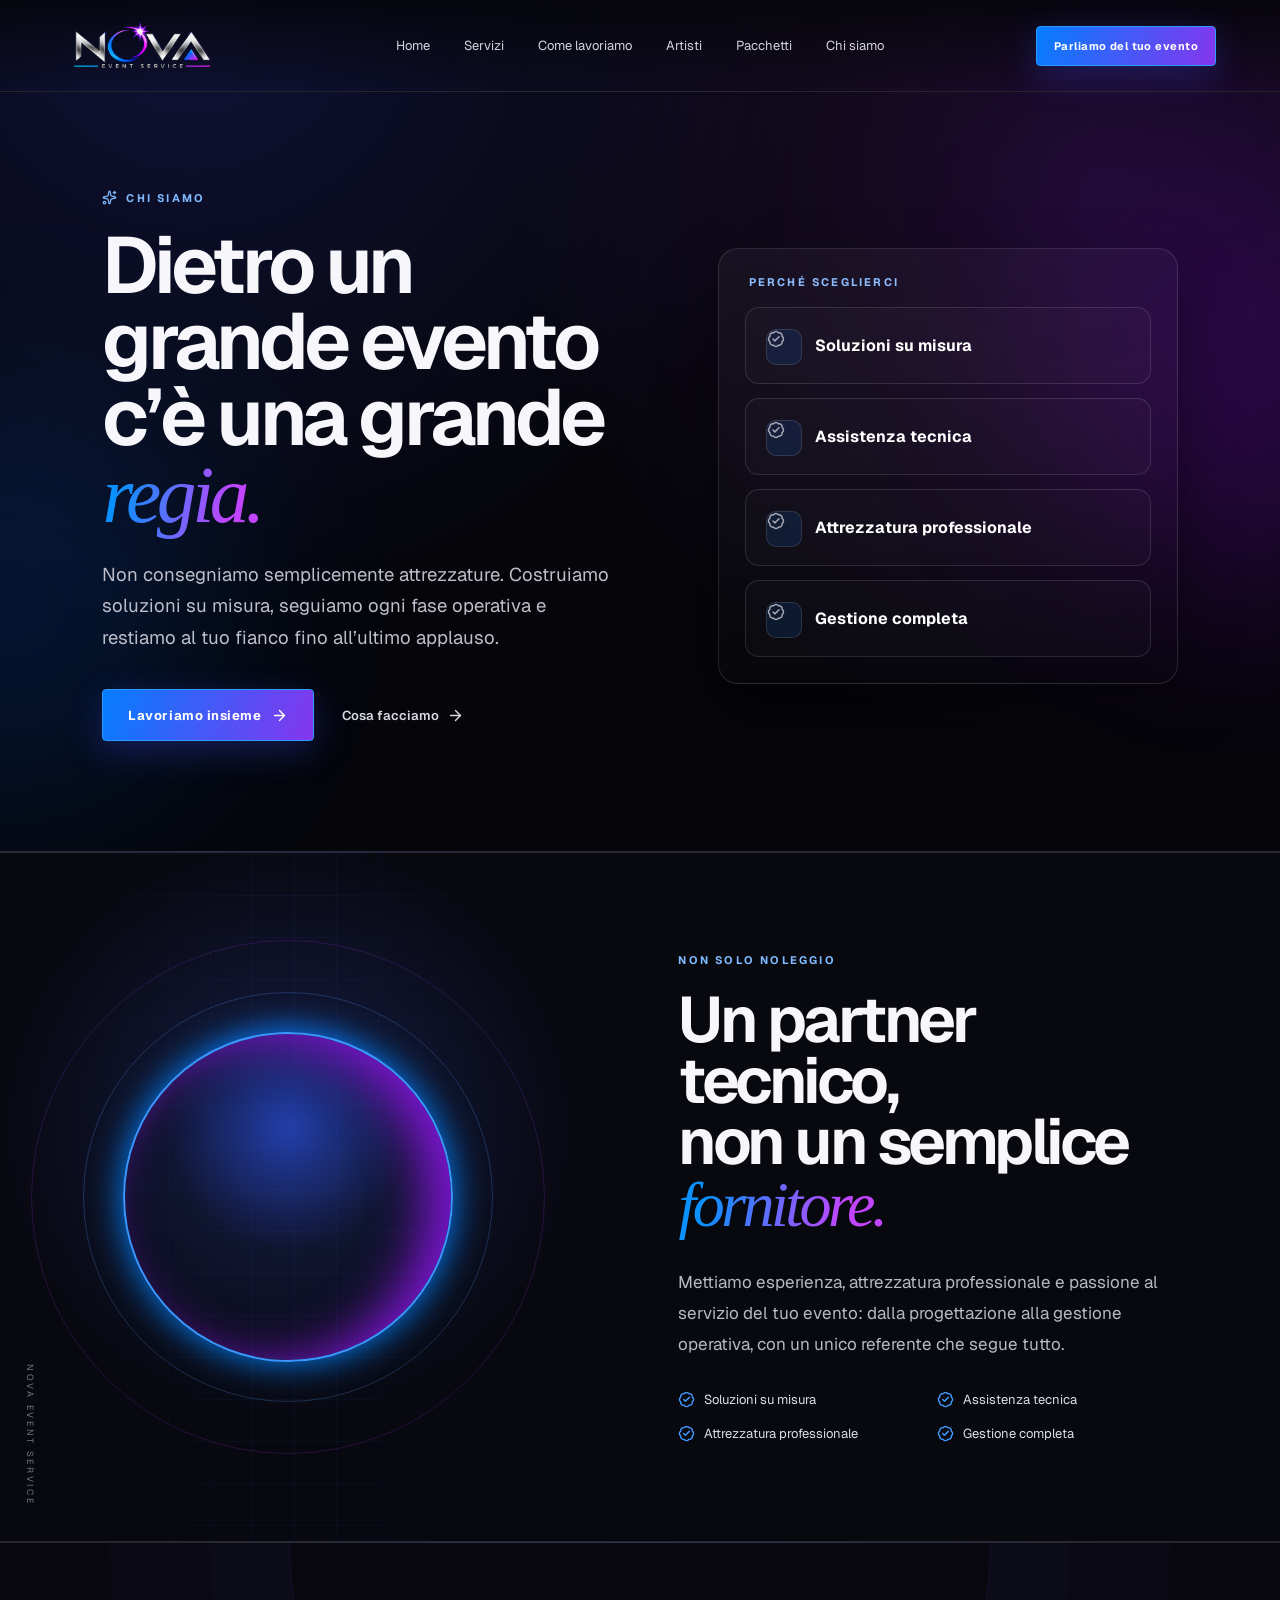
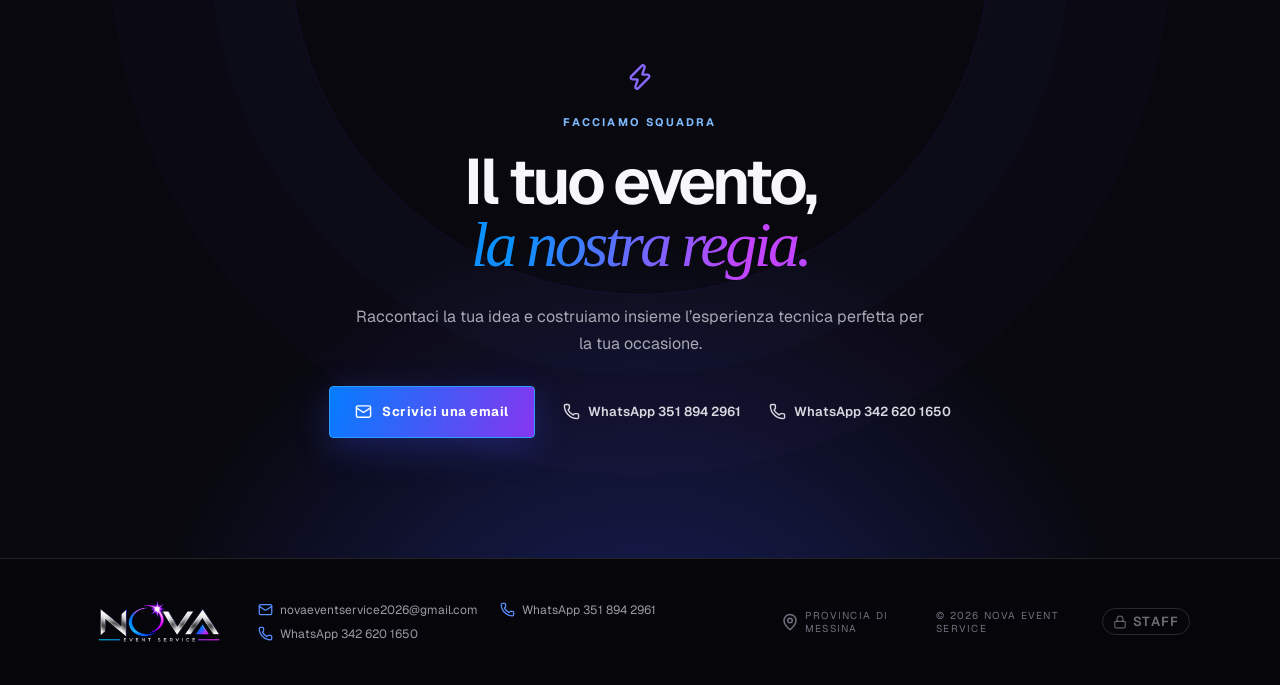
<file: chi-siamo.html>
<!doctype html>
<html lang="it">
<head>
<meta charset="utf-8" />
<meta name="viewport" content="width=device-width, initial-scale=1" />
<title>Chi siamo · Eventi in provincia di Messina | Nova Event Service</title>
<meta name="description" content="Nova Event Service: organizzazione e produzione tecnica di eventi in provincia di Messina. Soluzioni su misura, dal grande evento al piccolo compleanno." />
<link rel="icon" href="favicon-32.png" />
<link rel="apple-touch-icon" href="apple-touch-icon.png" />
<meta property="og:title" content="Chi siamo — Nova Event Service, Messina" />
<meta property="og:image" content="nova-hero.png" />
<link rel="preconnect" href="https://fonts.googleapis.com" />
<link rel="preconnect" href="https://fonts.gstatic.com" crossorigin />
<link href="https://fonts.googleapis.com/css2?family=Geist:wght@400;500;600;700;800;900&display=swap" rel="stylesheet" media="print" onload="this.media=&#39;all&#39;" /><noscript><link href="https://fonts.googleapis.com/css2?family=Geist:wght@400;500;600;700;800;900&display=swap" rel="stylesheet" /></noscript>
<link rel="stylesheet" href="styles.css?v=12" />
<link rel="canonical" href="https://www.novaeventservice.it/chi-siamo.html" />
<meta property="og:url" content="https://www.novaeventservice.it/chi-siamo.html" />
</head>
<body>
<main>
<header class="site-header">
  <a class="brand" href="index.html" aria-label="Nova Event Service — home"><img class="brand-logo" src="nova-logo.png?v=11" alt="Nova Event Service" /></a>
  <button class="nav-toggle" type="button" aria-label="Apri menu" aria-expanded="false"><span></span><span></span><span></span></button>
  <nav aria-label="Navigazione principale"><a href="index.html">Home</a><a href="servizi.html">Servizi</a><a href="come-lavoriamo.html">Come lavoriamo</a><a href="artisti.html">Artisti</a><a href="pacchetti.html">Pacchetti</a><a href="chi-siamo.html">Chi siamo</a><a class="nav-cta" href="mailto:novaeventservice2026@gmail.com">Parliamo del tuo evento</a></nav>
  <a class="button button-small" href="mailto:novaeventservice2026@gmail.com">Parliamo del tuo evento</a>
</header>
  <section class="page-hero" id="top">
    <div class="hero-glow hero-glow-blue"></div><div class="hero-glow hero-glow-purple"></div>
    <div class="page-hero-grid">
      <div class="page-hero-inner">
        <p class="eyebrow"><svg xmlns="http://www.w3.org/2000/svg" class="lucide lucide-sparkles" width="24" height="24" viewBox="0 0 24 24" fill="none" stroke="currentColor" stroke-width="2" stroke-linecap="round" stroke-linejoin="round" aria-hidden="true"><path d="M11.017 2.814a1 1 0 0 1 1.966 0l1.051 5.558a2 2 0 0 0 1.594 1.594l5.558 1.051a1 1 0 0 1 0 1.966l-5.558 1.051a2 2 0 0 0-1.594 1.594l-1.051 5.558a1 1 0 0 1-1.966 0l-1.051-5.558a2 2 0 0 0-1.594-1.594l-5.558-1.051a1 1 0 0 1 0-1.966l5.558-1.051a2 2 0 0 0 1.594-1.594z" />
  <path d="M20 2v4" />
  <path d="M22 4h-4" />
  <circle cx="4" cy="20" r="2" /></svg> Chi siamo</p>
        <h1>Dietro un grande evento<br />c’è una grande <em>regia.</em></h1>
        <p class="hero-copy">Non consegniamo semplicemente attrezzature. Costruiamo soluzioni su misura, seguiamo ogni fase operativa e restiamo al tuo fianco fino all’ultimo applauso.</p>
        <div class="hero-actions"><a class="button" href="#contatti">Lavoriamo insieme <svg xmlns="http://www.w3.org/2000/svg" class="lucide lucide-arrow-right" width="24" height="24" viewBox="0 0 24 24" fill="none" stroke="currentColor" stroke-width="2" stroke-linecap="round" stroke-linejoin="round" aria-hidden="true"><path d="M5 12h14" />
  <path d="m12 5 7 7-7 7" /></svg></a><a class="text-link" href="servizi.html">Cosa facciamo <svg xmlns="http://www.w3.org/2000/svg" class="lucide lucide-arrow-right" width="24" height="24" viewBox="0 0 24 24" fill="none" stroke="currentColor" stroke-width="2" stroke-linecap="round" stroke-linejoin="round" aria-hidden="true"><path d="M5 12h14" />
  <path d="m12 5 7 7-7 7" /></svg></a></div>
      </div>
      <div class="hero-packs"><p class="hero-packs-title">Perché sceglierci</p><div class="hero-pack"><div class="hero-pack-main"><span class="hero-pack-ico"><svg xmlns="http://www.w3.org/2000/svg" class="lucide lucide-badge-check" width="24" height="24" viewBox="0 0 24 24" fill="none" stroke="currentColor" stroke-width="2" stroke-linecap="round" stroke-linejoin="round" aria-hidden="true"><path d="M3.85 8.62a4 4 0 0 1 4.78-4.77 4 4 0 0 1 6.74 0 4 4 0 0 1 4.78 4.78 4 4 0 0 1 0 6.74 4 4 0 0 1-4.77 4.78 4 4 0 0 1-6.75 0 4 4 0 0 1-4.78-4.77 4 4 0 0 1 0-6.76Z" />
  <path d="m16 9-5.5 5.5L8 12" /></svg></span><strong>Soluzioni su misura</strong></div></div><div class="hero-pack"><div class="hero-pack-main"><span class="hero-pack-ico"><svg xmlns="http://www.w3.org/2000/svg" class="lucide lucide-badge-check" width="24" height="24" viewBox="0 0 24 24" fill="none" stroke="currentColor" stroke-width="2" stroke-linecap="round" stroke-linejoin="round" aria-hidden="true"><path d="M3.85 8.62a4 4 0 0 1 4.78-4.77 4 4 0 0 1 6.74 0 4 4 0 0 1 4.78 4.78 4 4 0 0 1 0 6.74 4 4 0 0 1-4.77 4.78 4 4 0 0 1-6.75 0 4 4 0 0 1-4.78-4.77 4 4 0 0 1 0-6.76Z" />
  <path d="m16 9-5.5 5.5L8 12" /></svg></span><strong>Assistenza tecnica</strong></div></div><div class="hero-pack"><div class="hero-pack-main"><span class="hero-pack-ico"><svg xmlns="http://www.w3.org/2000/svg" class="lucide lucide-badge-check" width="24" height="24" viewBox="0 0 24 24" fill="none" stroke="currentColor" stroke-width="2" stroke-linecap="round" stroke-linejoin="round" aria-hidden="true"><path d="M3.85 8.62a4 4 0 0 1 4.78-4.77 4 4 0 0 1 6.74 0 4 4 0 0 1 4.78 4.78 4 4 0 0 1 0 6.74 4 4 0 0 1-4.77 4.78 4 4 0 0 1-6.75 0 4 4 0 0 1-4.78-4.77 4 4 0 0 1 0-6.76Z" />
  <path d="m16 9-5.5 5.5L8 12" /></svg></span><strong>Attrezzatura professionale</strong></div></div><div class="hero-pack"><div class="hero-pack-main"><span class="hero-pack-ico"><svg xmlns="http://www.w3.org/2000/svg" class="lucide lucide-badge-check" width="24" height="24" viewBox="0 0 24 24" fill="none" stroke="currentColor" stroke-width="2" stroke-linecap="round" stroke-linejoin="round" aria-hidden="true"><path d="M3.85 8.62a4 4 0 0 1 4.78-4.77 4 4 0 0 1 6.74 0 4 4 0 0 1 4.78 4.78 4 4 0 0 1 0 6.74 4 4 0 0 1-4.77 4.78 4 4 0 0 1-6.75 0 4 4 0 0 1-4.78-4.77 4 4 0 0 1 0-6.76Z" />
  <path d="m16 9-5.5 5.5L8 12" /></svg></span><strong>Gestione completa</strong></div></div></div>
    </div>
  </section>
  <section class="statement" id="chi-siamo">
    <div class="statement-media"><div class="orb"></div><div class="tech-lines"></div><span class="vertical-label">Nova Event Service</span></div>
    <div class="statement-copy">
      <p class="eyebrow">Non solo noleggio</p>
      <h2>Un partner tecnico,<br />non un semplice <em>fornitore.</em></h2>
      <p class="lead">Mettiamo esperienza, attrezzatura professionale e passione al servizio del tuo evento: dalla progettazione alla gestione operativa, con un unico referente che segue tutto.</p>
      <div class="checks"><span><svg xmlns="http://www.w3.org/2000/svg" class="lucide lucide-badge-check" width="24" height="24" viewBox="0 0 24 24" fill="none" stroke="currentColor" stroke-width="2" stroke-linecap="round" stroke-linejoin="round" aria-hidden="true"><path d="M3.85 8.62a4 4 0 0 1 4.78-4.77 4 4 0 0 1 6.74 0 4 4 0 0 1 4.78 4.78 4 4 0 0 1 0 6.74 4 4 0 0 1-4.77 4.78 4 4 0 0 1-6.75 0 4 4 0 0 1-4.78-4.77 4 4 0 0 1 0-6.76Z" />
  <path d="m16 9-5.5 5.5L8 12" /></svg> Soluzioni su misura</span><span><svg xmlns="http://www.w3.org/2000/svg" class="lucide lucide-badge-check" width="24" height="24" viewBox="0 0 24 24" fill="none" stroke="currentColor" stroke-width="2" stroke-linecap="round" stroke-linejoin="round" aria-hidden="true"><path d="M3.85 8.62a4 4 0 0 1 4.78-4.77 4 4 0 0 1 6.74 0 4 4 0 0 1 4.78 4.78 4 4 0 0 1 0 6.74 4 4 0 0 1-4.77 4.78 4 4 0 0 1-6.75 0 4 4 0 0 1-4.78-4.77 4 4 0 0 1 0-6.76Z" />
  <path d="m16 9-5.5 5.5L8 12" /></svg> Assistenza tecnica</span><span><svg xmlns="http://www.w3.org/2000/svg" class="lucide lucide-badge-check" width="24" height="24" viewBox="0 0 24 24" fill="none" stroke="currentColor" stroke-width="2" stroke-linecap="round" stroke-linejoin="round" aria-hidden="true"><path d="M3.85 8.62a4 4 0 0 1 4.78-4.77 4 4 0 0 1 6.74 0 4 4 0 0 1 4.78 4.78 4 4 0 0 1 0 6.74 4 4 0 0 1-4.77 4.78 4 4 0 0 1-6.75 0 4 4 0 0 1-4.78-4.77 4 4 0 0 1 0-6.76Z" />
  <path d="m16 9-5.5 5.5L8 12" /></svg> Attrezzatura professionale</span><span><svg xmlns="http://www.w3.org/2000/svg" class="lucide lucide-badge-check" width="24" height="24" viewBox="0 0 24 24" fill="none" stroke="currentColor" stroke-width="2" stroke-linecap="round" stroke-linejoin="round" aria-hidden="true"><path d="M3.85 8.62a4 4 0 0 1 4.78-4.77 4 4 0 0 1 6.74 0 4 4 0 0 1 4.78 4.78 4 4 0 0 1 0 6.74 4 4 0 0 1-4.77 4.78 4 4 0 0 1-6.75 0 4 4 0 0 1-4.78-4.77 4 4 0 0 1 0-6.76Z" />
  <path d="m16 9-5.5 5.5L8 12" /></svg> Gestione completa</span></div>
    </div>
  </section>
  
<section class="cta" id="contatti">
  <svg xmlns="http://www.w3.org/2000/svg" class="lucide lucide-zap cta-icon" width="24" height="24" viewBox="0 0 24 24" fill="none" stroke="currentColor" stroke-width="2" stroke-linecap="round" stroke-linejoin="round" aria-hidden="true"><path d="M15.914 4a1.5 1.5 0 00-2.474-1.561l-9 9A1.5 1.5 0 005.5 14h4.002a.5.5 0 01.471.666L8.086 20a1.5 1.5 0 002.475 1.56l9-9A1.5 1.5 0 0018.5 10h-3.997a.5.5 0 01-.472-.667z" /></svg>
  <p class="eyebrow">Facciamo squadra</p>
  <h2>Il tuo evento,<br /><em>la nostra regia.</em></h2>
  <p>Raccontaci la tua idea e costruiamo insieme l’esperienza tecnica perfetta per la tua occasione.</p>
  <div class="contact-actions">
    <a class="button" href="mailto:novaeventservice2026@gmail.com"><svg xmlns="http://www.w3.org/2000/svg" class="lucide lucide-mail" width="24" height="24" viewBox="0 0 24 24" fill="none" stroke="currentColor" stroke-width="2" stroke-linecap="round" stroke-linejoin="round" aria-hidden="true"><path d="m22 7-8.991 5.727a2 2 0 0 1-2.009 0L2 7" />
  <rect x="2" y="4" width="20" height="16" rx="2" /></svg> Scrivici una email</a>
    <a class="text-link" href="https://wa.me/393518942961" target="_blank" rel="noreferrer"><svg xmlns="http://www.w3.org/2000/svg" class="lucide lucide-phone" width="24" height="24" viewBox="0 0 24 24" fill="none" stroke="currentColor" stroke-width="2" stroke-linecap="round" stroke-linejoin="round" aria-hidden="true"><path d="M13.832 16.568a1 1 0 0 0 1.213-.303l.355-.465A2 2 0 0 1 17 15h3a2 2 0 0 1 2 2v3a2 2 0 0 1-2 2A18 18 0 0 1 2 4a2 2 0 0 1 2-2h3a2 2 0 0 1 2 2v3a2 2 0 0 1-.8 1.6l-.468.351a1 1 0 0 0-.292 1.233 14 14 0 0 0 6.392 6.384" /></svg> WhatsApp 351 894 2961</a>
    <a class="text-link" href="https://wa.me/393426201650" target="_blank" rel="noreferrer"><svg xmlns="http://www.w3.org/2000/svg" class="lucide lucide-phone" width="24" height="24" viewBox="0 0 24 24" fill="none" stroke="currentColor" stroke-width="2" stroke-linecap="round" stroke-linejoin="round" aria-hidden="true"><path d="M13.832 16.568a1 1 0 0 0 1.213-.303l.355-.465A2 2 0 0 1 17 15h3a2 2 0 0 1 2 2v3a2 2 0 0 1-2 2A18 18 0 0 1 2 4a2 2 0 0 1 2-2h3a2 2 0 0 1 2 2v3a2 2 0 0 1-.8 1.6l-.468.351a1 1 0 0 0-.292 1.233 14 14 0 0 0 6.392 6.384" /></svg> WhatsApp 342 620 1650</a>
  </div>
  
</section>
  
<footer>
  <a class="brand" href="index.html" aria-label="Nova Event Service — home"><img class="brand-logo" src="nova-logo.png?v=11" alt="Nova Event Service" /></a>
  <div class="footer-contacts">
    <a href="mailto:novaeventservice2026@gmail.com"><svg xmlns="http://www.w3.org/2000/svg" class="lucide lucide-mail" width="24" height="24" viewBox="0 0 24 24" fill="none" stroke="currentColor" stroke-width="2" stroke-linecap="round" stroke-linejoin="round" aria-hidden="true"><path d="m22 7-8.991 5.727a2 2 0 0 1-2.009 0L2 7" />
  <rect x="2" y="4" width="20" height="16" rx="2" /></svg> novaeventservice2026@gmail.com</a>
    <a href="https://wa.me/393518942961" target="_blank" rel="noreferrer"><svg xmlns="http://www.w3.org/2000/svg" class="lucide lucide-phone" width="24" height="24" viewBox="0 0 24 24" fill="none" stroke="currentColor" stroke-width="2" stroke-linecap="round" stroke-linejoin="round" aria-hidden="true"><path d="M13.832 16.568a1 1 0 0 0 1.213-.303l.355-.465A2 2 0 0 1 17 15h3a2 2 0 0 1 2 2v3a2 2 0 0 1-2 2A18 18 0 0 1 2 4a2 2 0 0 1 2-2h3a2 2 0 0 1 2 2v3a2 2 0 0 1-.8 1.6l-.468.351a1 1 0 0 0-.292 1.233 14 14 0 0 0 6.392 6.384" /></svg> WhatsApp 351 894 2961</a>
    <a href="https://wa.me/393426201650" target="_blank" rel="noreferrer"><svg xmlns="http://www.w3.org/2000/svg" class="lucide lucide-phone" width="24" height="24" viewBox="0 0 24 24" fill="none" stroke="currentColor" stroke-width="2" stroke-linecap="round" stroke-linejoin="round" aria-hidden="true"><path d="M13.832 16.568a1 1 0 0 0 1.213-.303l.355-.465A2 2 0 0 1 17 15h3a2 2 0 0 1 2 2v3a2 2 0 0 1-2 2A18 18 0 0 1 2 4a2 2 0 0 1 2-2h3a2 2 0 0 1 2 2v3a2 2 0 0 1-.8 1.6l-.468.351a1 1 0 0 0-.292 1.233 14 14 0 0 0 6.392 6.384" /></svg> WhatsApp 342 620 1650</a>
  </div>
  <div><span><svg xmlns="http://www.w3.org/2000/svg" class="lucide lucide-map-pin" width="24" height="24" viewBox="0 0 24 24" fill="none" stroke="currentColor" stroke-width="2" stroke-linecap="round" stroke-linejoin="round" aria-hidden="true"><path d="M20 10c0 4.993-5.539 10.193-7.399 11.799a1 1 0 0 1-1.202 0C9.539 20.193 4 14.993 4 10a8 8 0 0 1 16 0" />
  <circle cx="12" cy="10" r="3" /></svg> Provincia di Messina</span><span>&copy; 2026 Nova Event Service</span><a class="staff-link" href="staff/" aria-label="Area staff riservata"><svg xmlns="http://www.w3.org/2000/svg" width="14" height="14" viewBox="0 0 24 24" fill="none" stroke="currentColor" stroke-width="2" stroke-linecap="round" stroke-linejoin="round" aria-hidden="true"><rect width="18" height="11" x="3" y="11" rx="2" ry="2"/><path d="M7 11V7a5 5 0 0 1 10 0v4"/></svg> Staff</a></div>
</footer>
</main>

<script src="app.js?v=11"></script>
</body>
</html>
</file>
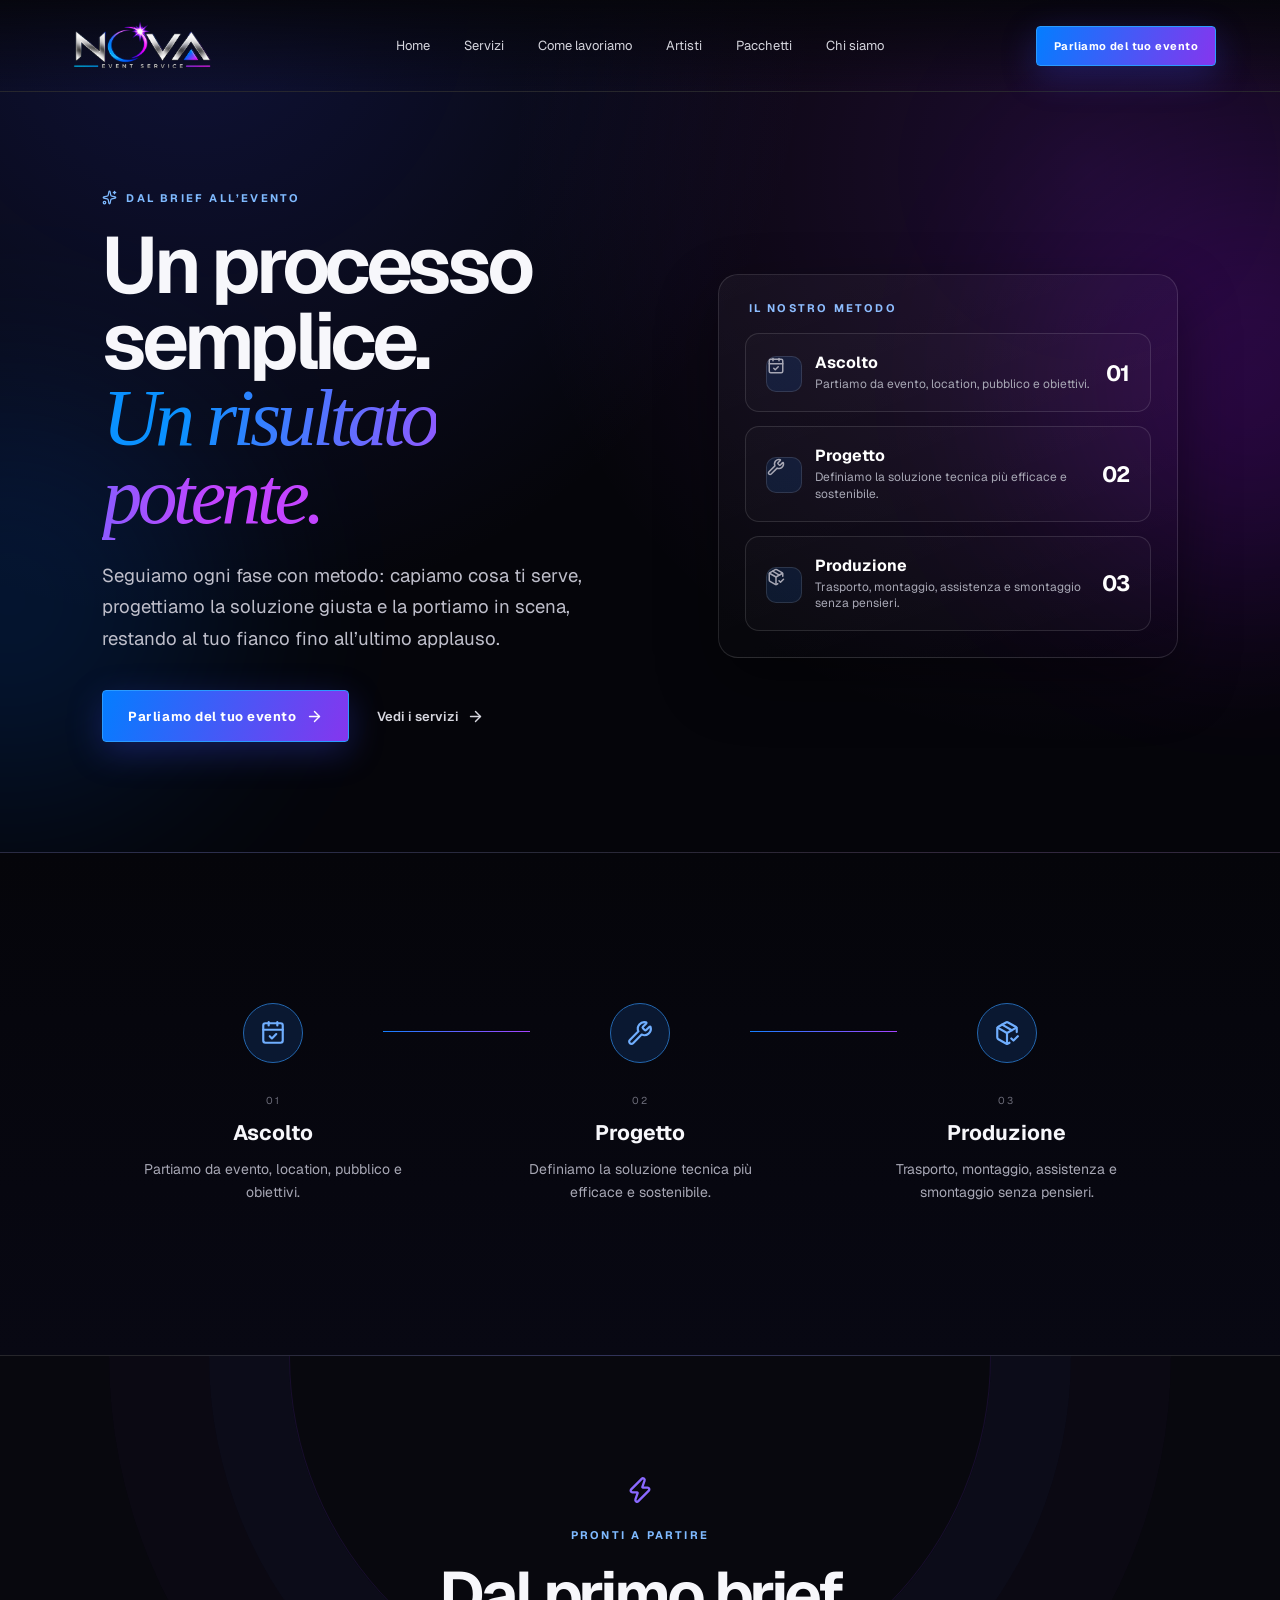
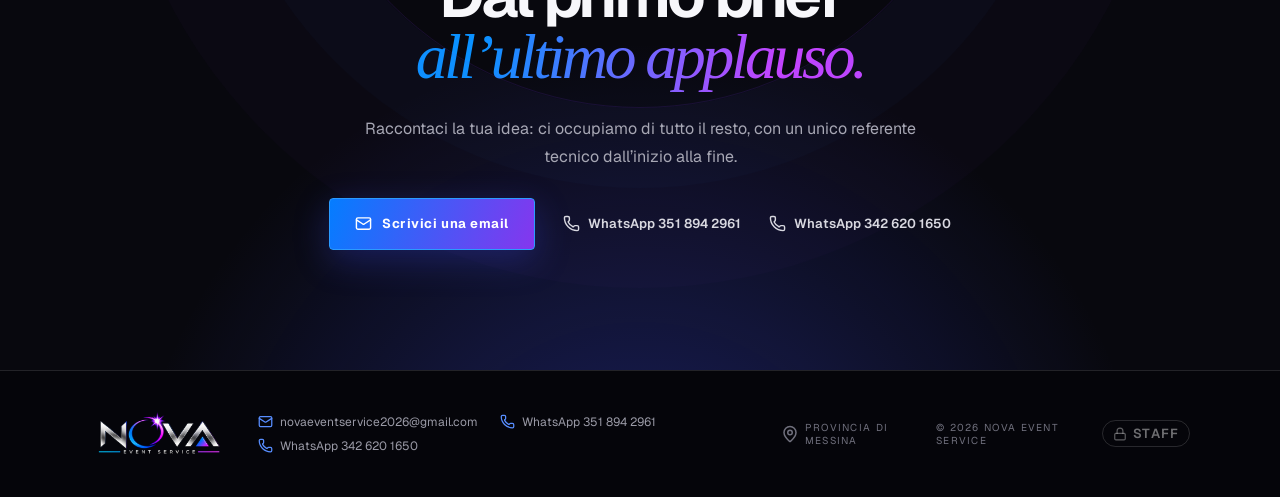
<file: come-lavoriamo.html>
<!doctype html>
<html lang="it">
<head>
<meta charset="utf-8" />
<meta name="viewport" content="width=device-width, initial-scale=1" />
<title>Come lavoriamo · Organizzazione eventi a Messina | Nova Event Service</title>
<meta name="description" content="Dal brief all’evento: ascolto, progetto e produzione. Come organizziamo eventi in provincia di Messina, chiavi in mano e senza pensieri." />
<link rel="icon" href="favicon-32.png" />
<link rel="apple-touch-icon" href="apple-touch-icon.png" />
<meta property="og:title" content="Come lavoriamo — organizzazione eventi a Messina" />
<meta property="og:image" content="nova-hero.png" />
<link rel="preconnect" href="https://fonts.googleapis.com" />
<link rel="preconnect" href="https://fonts.gstatic.com" crossorigin />
<link href="https://fonts.googleapis.com/css2?family=Geist:wght@400;500;600;700;800;900&display=swap" rel="stylesheet" media="print" onload="this.media=&#39;all&#39;" /><noscript><link href="https://fonts.googleapis.com/css2?family=Geist:wght@400;500;600;700;800;900&display=swap" rel="stylesheet" /></noscript>
<link rel="stylesheet" href="styles.css?v=12" />
<link rel="canonical" href="https://www.novaeventservice.it/come-lavoriamo.html" />
<meta property="og:url" content="https://www.novaeventservice.it/come-lavoriamo.html" />
</head>
<body>
<main>
<header class="site-header">
  <a class="brand" href="index.html" aria-label="Nova Event Service — home"><img class="brand-logo" src="nova-logo.png?v=11" alt="Nova Event Service" /></a>
  <button class="nav-toggle" type="button" aria-label="Apri menu" aria-expanded="false"><span></span><span></span><span></span></button>
  <nav aria-label="Navigazione principale"><a href="index.html">Home</a><a href="servizi.html">Servizi</a><a href="come-lavoriamo.html">Come lavoriamo</a><a href="artisti.html">Artisti</a><a href="pacchetti.html">Pacchetti</a><a href="chi-siamo.html">Chi siamo</a><a class="nav-cta" href="mailto:novaeventservice2026@gmail.com">Parliamo del tuo evento</a></nav>
  <a class="button button-small" href="mailto:novaeventservice2026@gmail.com">Parliamo del tuo evento</a>
</header>
  <section class="page-hero" id="top">
    <div class="hero-glow hero-glow-blue"></div><div class="hero-glow hero-glow-purple"></div>
    <div class="page-hero-grid">
      <div class="page-hero-inner">
        <p class="eyebrow"><svg xmlns="http://www.w3.org/2000/svg" class="lucide lucide-sparkles" width="24" height="24" viewBox="0 0 24 24" fill="none" stroke="currentColor" stroke-width="2" stroke-linecap="round" stroke-linejoin="round" aria-hidden="true"><path d="M11.017 2.814a1 1 0 0 1 1.966 0l1.051 5.558a2 2 0 0 0 1.594 1.594l5.558 1.051a1 1 0 0 1 0 1.966l-5.558 1.051a2 2 0 0 0-1.594 1.594l-1.051 5.558a1 1 0 0 1-1.966 0l-1.051-5.558a2 2 0 0 0-1.594-1.594l-5.558-1.051a1 1 0 0 1 0-1.966l5.558-1.051a2 2 0 0 0 1.594-1.594z" />
  <path d="M20 2v4" />
  <path d="M22 4h-4" />
  <circle cx="4" cy="20" r="2" /></svg> Dal brief all’evento</p>
        <h1>Un processo semplice.<br /><em>Un risultato potente.</em></h1>
        <p class="hero-copy">Seguiamo ogni fase con metodo: capiamo cosa ti serve, progettiamo la soluzione giusta e la portiamo in scena, restando al tuo fianco fino all’ultimo applauso.</p>
        <div class="hero-actions"><a class="button" href="#contatti">Parliamo del tuo evento <svg xmlns="http://www.w3.org/2000/svg" class="lucide lucide-arrow-right" width="24" height="24" viewBox="0 0 24 24" fill="none" stroke="currentColor" stroke-width="2" stroke-linecap="round" stroke-linejoin="round" aria-hidden="true"><path d="M5 12h14" />
  <path d="m12 5 7 7-7 7" /></svg></a><a class="text-link" href="servizi.html">Vedi i servizi <svg xmlns="http://www.w3.org/2000/svg" class="lucide lucide-arrow-right" width="24" height="24" viewBox="0 0 24 24" fill="none" stroke="currentColor" stroke-width="2" stroke-linecap="round" stroke-linejoin="round" aria-hidden="true"><path d="M5 12h14" />
  <path d="m12 5 7 7-7 7" /></svg></a></div>
      </div>
      <div class="hero-packs"><p class="hero-packs-title">Il nostro metodo</p><a class="hero-pack" href="#metodo"><div class="hero-pack-main"><span class="hero-pack-ico"><svg xmlns="http://www.w3.org/2000/svg" class="lucide lucide-calendar-check" width="24" height="24" viewBox="0 0 24 24" fill="none" stroke="currentColor" stroke-width="2" stroke-linecap="round" stroke-linejoin="round" aria-hidden="true"><path d="M8 2v3" />
  <path d="M16 2v3" />
  <rect x="3" y="3" width="18" height="18" rx="2" />
  <path d="M3 9h18" />
  <path d="m9 15 2 2 4-4" /></svg></span><div><strong>Ascolto</strong><span>Partiamo da evento, location, pubblico e obiettivi.</span></div></div><span class="hero-pack-price">01</span></a><a class="hero-pack" href="#metodo"><div class="hero-pack-main"><span class="hero-pack-ico"><svg xmlns="http://www.w3.org/2000/svg" class="lucide lucide-wrench" width="24" height="24" viewBox="0 0 24 24" fill="none" stroke="currentColor" stroke-width="2" stroke-linecap="round" stroke-linejoin="round" aria-hidden="true"><path d="M14.7 6.3a1 1 0 0 0 0 1.4l1.6 1.6a1 1 0 0 0 1.4 0l3.106-3.105c.32-.322.863-.22.983.218a6 6 0 0 1-8.259 7.057l-7.91 7.91a1 1 0 0 1-2.999-3l7.91-7.91a6 6 0 0 1 7.057-8.259c.438.12.54.662.219.984z" /></svg></span><div><strong>Progetto</strong><span>Definiamo la soluzione tecnica più efficace e sostenibile.</span></div></div><span class="hero-pack-price">02</span></a><a class="hero-pack" href="#metodo"><div class="hero-pack-main"><span class="hero-pack-ico"><svg xmlns="http://www.w3.org/2000/svg" class="lucide lucide-package-check" width="24" height="24" viewBox="0 0 24 24" fill="none" stroke="currentColor" stroke-width="2" stroke-linecap="round" stroke-linejoin="round" aria-hidden="true"><path d="M12 22V12" />
  <path d="m16 17 2 2 4-4" />
  <path d="M21 11.127V8a2 2 0 0 0-1-1.73l-7-4a2 2 0 0 0-2 0l-7 4A2 2 0 0 0 3 8v8a2 2 0 0 0 1 1.729l7 4a2 2 0 0 0 2 .001l1.32-.753" />
  <path d="M3.29 7 12 12l8.71-5" />
  <path d="m7.5 4.27 8.997 5.148" /></svg></span><div><strong>Produzione</strong><span>Trasporto, montaggio, assistenza e smontaggio senza pensieri.</span></div></div><span class="hero-pack-price">03</span></a></div>
    </div>
  </section>
  <section class="section process" id="metodo"><div class="steps"><article class="step"><div class="step-icon"><svg xmlns="http://www.w3.org/2000/svg" class="lucide lucide-calendar-check" width="24" height="24" viewBox="0 0 24 24" fill="none" stroke="currentColor" stroke-width="2" stroke-linecap="round" stroke-linejoin="round" aria-hidden="true"><path d="M8 2v3" />
  <path d="M16 2v3" />
  <rect x="3" y="3" width="18" height="18" rx="2" />
  <path d="M3 9h18" />
  <path d="m9 15 2 2 4-4" /></svg></div><span>01</span><h3>Ascolto</h3><p>Partiamo da evento, location, pubblico e obiettivi.</p></article><article class="step"><div class="step-icon"><svg xmlns="http://www.w3.org/2000/svg" class="lucide lucide-wrench" width="24" height="24" viewBox="0 0 24 24" fill="none" stroke="currentColor" stroke-width="2" stroke-linecap="round" stroke-linejoin="round" aria-hidden="true"><path d="M14.7 6.3a1 1 0 0 0 0 1.4l1.6 1.6a1 1 0 0 0 1.4 0l3.106-3.105c.32-.322.863-.22.983.218a6 6 0 0 1-8.259 7.057l-7.91 7.91a1 1 0 0 1-2.999-3l7.91-7.91a6 6 0 0 1 7.057-8.259c.438.12.54.662.219.984z" /></svg></div><span>02</span><h3>Progetto</h3><p>Definiamo la soluzione tecnica più efficace e sostenibile.</p></article><article class="step"><div class="step-icon"><svg xmlns="http://www.w3.org/2000/svg" class="lucide lucide-package-check" width="24" height="24" viewBox="0 0 24 24" fill="none" stroke="currentColor" stroke-width="2" stroke-linecap="round" stroke-linejoin="round" aria-hidden="true"><path d="M12 22V12" />
  <path d="m16 17 2 2 4-4" />
  <path d="M21 11.127V8a2 2 0 0 0-1-1.73l-7-4a2 2 0 0 0-2 0l-7 4A2 2 0 0 0 3 8v8a2 2 0 0 0 1 1.729l7 4a2 2 0 0 0 2 .001l1.32-.753" />
  <path d="M3.29 7 12 12l8.71-5" />
  <path d="m7.5 4.27 8.997 5.148" /></svg></div><span>03</span><h3>Produzione</h3><p>Trasporto, montaggio, assistenza e smontaggio senza pensieri.</p></article></div></section>
  
<section class="cta" id="contatti">
  <svg xmlns="http://www.w3.org/2000/svg" class="lucide lucide-zap cta-icon" width="24" height="24" viewBox="0 0 24 24" fill="none" stroke="currentColor" stroke-width="2" stroke-linecap="round" stroke-linejoin="round" aria-hidden="true"><path d="M15.914 4a1.5 1.5 0 00-2.474-1.561l-9 9A1.5 1.5 0 005.5 14h4.002a.5.5 0 01.471.666L8.086 20a1.5 1.5 0 002.475 1.56l9-9A1.5 1.5 0 0018.5 10h-3.997a.5.5 0 01-.472-.667z" /></svg>
  <p class="eyebrow">Pronti a partire</p>
  <h2>Dal primo brief<br /><em>all’ultimo applauso.</em></h2>
  <p>Raccontaci la tua idea: ci occupiamo di tutto il resto, con un unico referente tecnico dall’inizio alla fine.</p>
  <div class="contact-actions">
    <a class="button" href="mailto:novaeventservice2026@gmail.com"><svg xmlns="http://www.w3.org/2000/svg" class="lucide lucide-mail" width="24" height="24" viewBox="0 0 24 24" fill="none" stroke="currentColor" stroke-width="2" stroke-linecap="round" stroke-linejoin="round" aria-hidden="true"><path d="m22 7-8.991 5.727a2 2 0 0 1-2.009 0L2 7" />
  <rect x="2" y="4" width="20" height="16" rx="2" /></svg> Scrivici una email</a>
    <a class="text-link" href="https://wa.me/393518942961" target="_blank" rel="noreferrer"><svg xmlns="http://www.w3.org/2000/svg" class="lucide lucide-phone" width="24" height="24" viewBox="0 0 24 24" fill="none" stroke="currentColor" stroke-width="2" stroke-linecap="round" stroke-linejoin="round" aria-hidden="true"><path d="M13.832 16.568a1 1 0 0 0 1.213-.303l.355-.465A2 2 0 0 1 17 15h3a2 2 0 0 1 2 2v3a2 2 0 0 1-2 2A18 18 0 0 1 2 4a2 2 0 0 1 2-2h3a2 2 0 0 1 2 2v3a2 2 0 0 1-.8 1.6l-.468.351a1 1 0 0 0-.292 1.233 14 14 0 0 0 6.392 6.384" /></svg> WhatsApp 351 894 2961</a>
    <a class="text-link" href="https://wa.me/393426201650" target="_blank" rel="noreferrer"><svg xmlns="http://www.w3.org/2000/svg" class="lucide lucide-phone" width="24" height="24" viewBox="0 0 24 24" fill="none" stroke="currentColor" stroke-width="2" stroke-linecap="round" stroke-linejoin="round" aria-hidden="true"><path d="M13.832 16.568a1 1 0 0 0 1.213-.303l.355-.465A2 2 0 0 1 17 15h3a2 2 0 0 1 2 2v3a2 2 0 0 1-2 2A18 18 0 0 1 2 4a2 2 0 0 1 2-2h3a2 2 0 0 1 2 2v3a2 2 0 0 1-.8 1.6l-.468.351a1 1 0 0 0-.292 1.233 14 14 0 0 0 6.392 6.384" /></svg> WhatsApp 342 620 1650</a>
  </div>
  
</section>
  
<footer>
  <a class="brand" href="index.html" aria-label="Nova Event Service — home"><img class="brand-logo" src="nova-logo.png?v=11" alt="Nova Event Service" /></a>
  <div class="footer-contacts">
    <a href="mailto:novaeventservice2026@gmail.com"><svg xmlns="http://www.w3.org/2000/svg" class="lucide lucide-mail" width="24" height="24" viewBox="0 0 24 24" fill="none" stroke="currentColor" stroke-width="2" stroke-linecap="round" stroke-linejoin="round" aria-hidden="true"><path d="m22 7-8.991 5.727a2 2 0 0 1-2.009 0L2 7" />
  <rect x="2" y="4" width="20" height="16" rx="2" /></svg> novaeventservice2026@gmail.com</a>
    <a href="https://wa.me/393518942961" target="_blank" rel="noreferrer"><svg xmlns="http://www.w3.org/2000/svg" class="lucide lucide-phone" width="24" height="24" viewBox="0 0 24 24" fill="none" stroke="currentColor" stroke-width="2" stroke-linecap="round" stroke-linejoin="round" aria-hidden="true"><path d="M13.832 16.568a1 1 0 0 0 1.213-.303l.355-.465A2 2 0 0 1 17 15h3a2 2 0 0 1 2 2v3a2 2 0 0 1-2 2A18 18 0 0 1 2 4a2 2 0 0 1 2-2h3a2 2 0 0 1 2 2v3a2 2 0 0 1-.8 1.6l-.468.351a1 1 0 0 0-.292 1.233 14 14 0 0 0 6.392 6.384" /></svg> WhatsApp 351 894 2961</a>
    <a href="https://wa.me/393426201650" target="_blank" rel="noreferrer"><svg xmlns="http://www.w3.org/2000/svg" class="lucide lucide-phone" width="24" height="24" viewBox="0 0 24 24" fill="none" stroke="currentColor" stroke-width="2" stroke-linecap="round" stroke-linejoin="round" aria-hidden="true"><path d="M13.832 16.568a1 1 0 0 0 1.213-.303l.355-.465A2 2 0 0 1 17 15h3a2 2 0 0 1 2 2v3a2 2 0 0 1-2 2A18 18 0 0 1 2 4a2 2 0 0 1 2-2h3a2 2 0 0 1 2 2v3a2 2 0 0 1-.8 1.6l-.468.351a1 1 0 0 0-.292 1.233 14 14 0 0 0 6.392 6.384" /></svg> WhatsApp 342 620 1650</a>
  </div>
  <div><span><svg xmlns="http://www.w3.org/2000/svg" class="lucide lucide-map-pin" width="24" height="24" viewBox="0 0 24 24" fill="none" stroke="currentColor" stroke-width="2" stroke-linecap="round" stroke-linejoin="round" aria-hidden="true"><path d="M20 10c0 4.993-5.539 10.193-7.399 11.799a1 1 0 0 1-1.202 0C9.539 20.193 4 14.993 4 10a8 8 0 0 1 16 0" />
  <circle cx="12" cy="10" r="3" /></svg> Provincia di Messina</span><span>&copy; 2026 Nova Event Service</span><a class="staff-link" href="staff/" aria-label="Area staff riservata"><svg xmlns="http://www.w3.org/2000/svg" width="14" height="14" viewBox="0 0 24 24" fill="none" stroke="currentColor" stroke-width="2" stroke-linecap="round" stroke-linejoin="round" aria-hidden="true"><rect width="18" height="11" x="3" y="11" rx="2" ry="2"/><path d="M7 11V7a5 5 0 0 1 10 0v4"/></svg> Staff</a></div>
</footer>
</main>

<script src="app.js?v=11"></script>
</body>
</html>
</file>
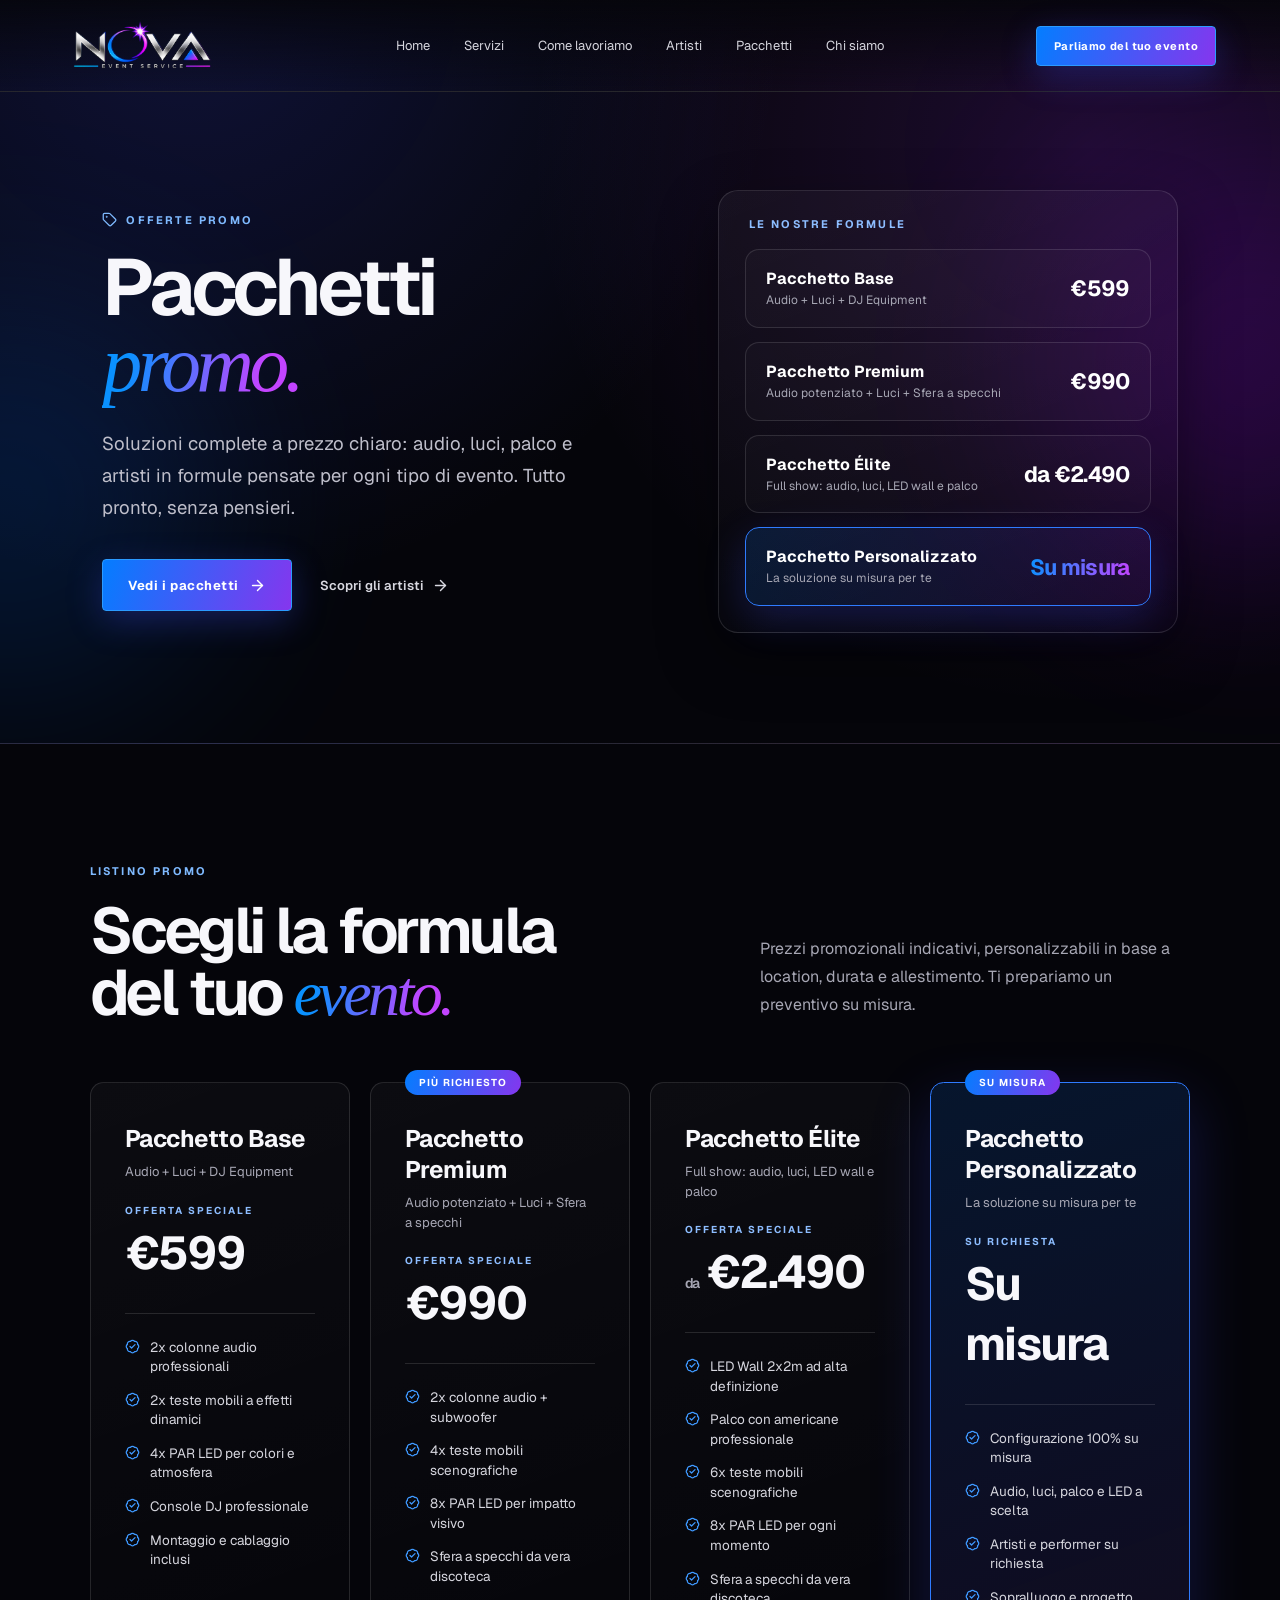
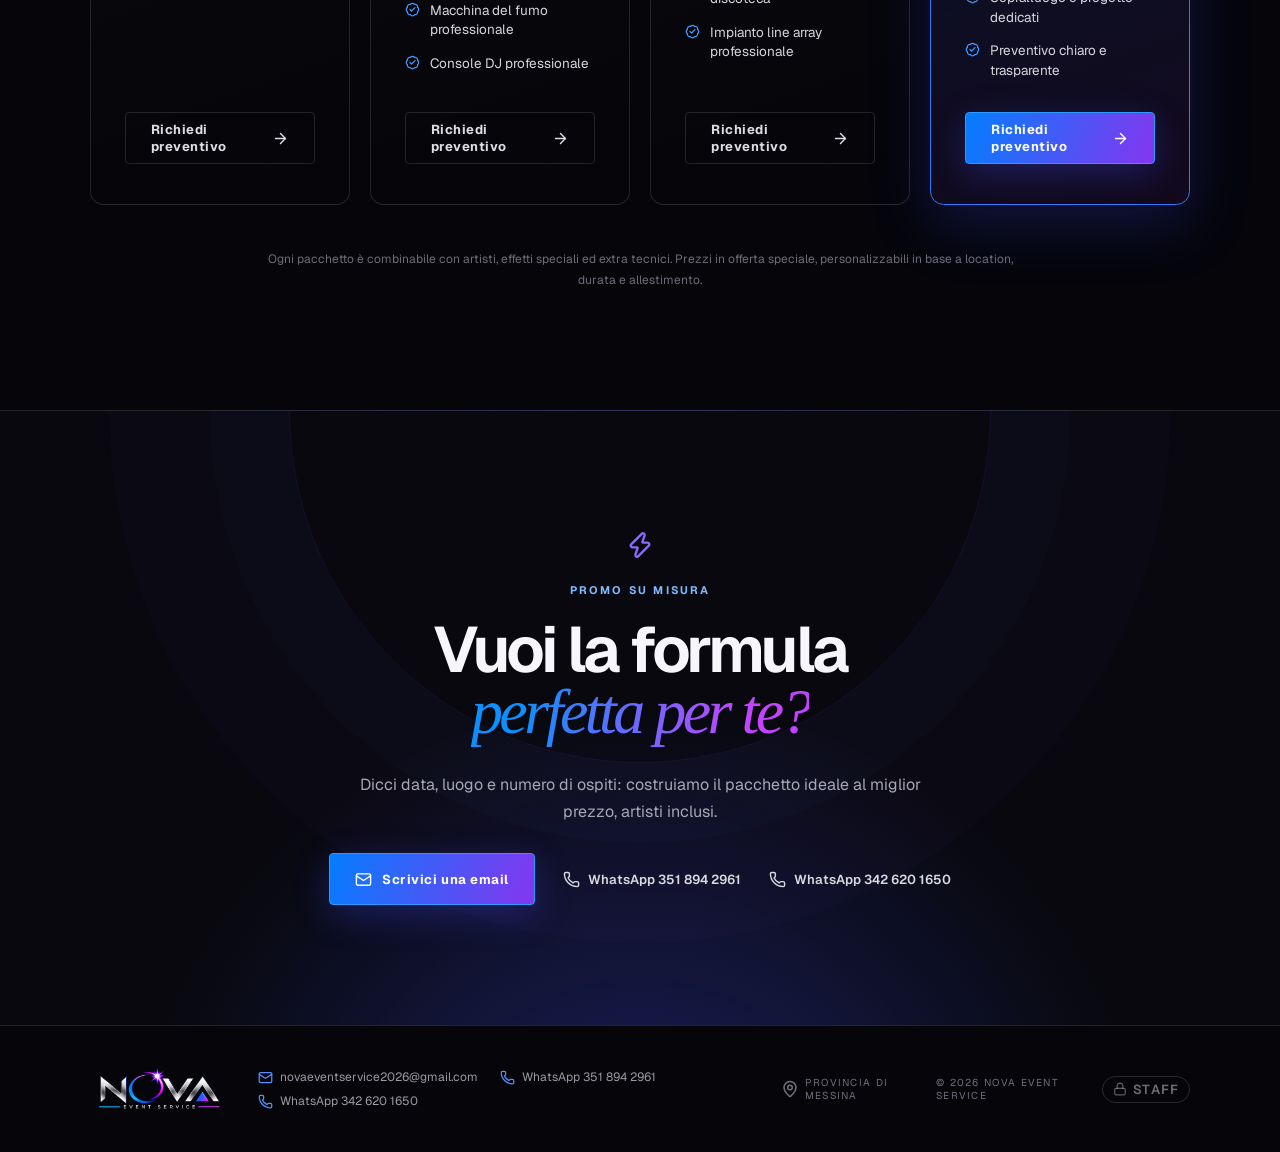
<file: pacchetti.html>
<!doctype html>
<html lang="it">
<head>
<meta charset="utf-8" />
<meta name="viewport" content="width=device-width, initial-scale=1" />
<title>Pacchetti audio, luci e dj per eventi a Messina | Nova Event Service</title>
<meta name="description" content="Pacchetti per eventi in provincia di Messina: audio, luci, palco, sfera a specchi e dj. Formule Base, Premium, Élite e su misura, da 599€." />
<link rel="icon" href="favicon-32.png" />
<link rel="apple-touch-icon" href="apple-touch-icon.png" />
<meta property="og:title" content="Pacchetti eventi a Messina — audio, luci e dj" />
<meta property="og:image" content="nova-hero.png" />
<link rel="preconnect" href="https://fonts.googleapis.com" />
<link rel="preconnect" href="https://fonts.gstatic.com" crossorigin />
<link href="https://fonts.googleapis.com/css2?family=Geist:wght@400;500;600;700;800;900&display=swap" rel="stylesheet" media="print" onload="this.media=&#39;all&#39;" /><noscript><link href="https://fonts.googleapis.com/css2?family=Geist:wght@400;500;600;700;800;900&display=swap" rel="stylesheet" /></noscript>
<link rel="stylesheet" href="styles.css?v=12" />
<link rel="canonical" href="https://www.novaeventservice.it/pacchetti.html" />
<meta property="og:url" content="https://www.novaeventservice.it/pacchetti.html" />
<script type="application/ld+json">
{"@context":"https://schema.org","@type":"Service","serviceType":"Pacchetti per eventi","provider":{"@type":"LocalBusiness","name":"Nova Event Service"},"areaServed":{"@type":"AdministrativeArea","name":"Provincia di Messina"},"offers":[{"@type":"Offer","name":"Base","priceCurrency":"EUR","price":"599","description":"Audio e luci per feste e piccoli eventi in provincia di Messina."},{"@type":"Offer","name":"Premium","priceCurrency":"EUR","price":"990","description":"Audio, luci e dj per eventi e cerimonie in provincia di Messina."},{"@type":"Offer","name":"Élite","priceCurrency":"EUR","price":"2490","description":"Produzione completa per grandi eventi in provincia di Messina."},{"@type":"Offer","name":"Personalizzato","description":"Soluzione su misura per il tuo evento in provincia di Messina."}]}
</script>
</head>
<body>
<main>
<header class="site-header">
  <a class="brand" href="index.html" aria-label="Nova Event Service — home"><img class="brand-logo" src="nova-logo.png?v=11" alt="Nova Event Service" /></a>
  <button class="nav-toggle" type="button" aria-label="Apri menu" aria-expanded="false"><span></span><span></span><span></span></button>
  <nav aria-label="Navigazione principale"><a href="index.html">Home</a><a href="servizi.html">Servizi</a><a href="come-lavoriamo.html">Come lavoriamo</a><a href="artisti.html">Artisti</a><a href="pacchetti.html">Pacchetti</a><a href="chi-siamo.html">Chi siamo</a><a class="nav-cta" href="mailto:novaeventservice2026@gmail.com">Parliamo del tuo evento</a></nav>
  <a class="button button-small" href="mailto:novaeventservice2026@gmail.com">Parliamo del tuo evento</a>
</header>
  <section class="page-hero" id="top">
    <div class="hero-glow hero-glow-blue"></div><div class="hero-glow hero-glow-purple"></div>
    <div class="page-hero-grid">
      <div class="page-hero-inner">
        <p class="eyebrow"><svg xmlns="http://www.w3.org/2000/svg" class="lucide lucide-tag" width="24" height="24" viewBox="0 0 24 24" fill="none" stroke="currentColor" stroke-width="2" stroke-linecap="round" stroke-linejoin="round" aria-hidden="true"><path d="M12.586 2.586A2 2 0 0 0 11.172 2H4a2 2 0 0 0-2 2v7.172a2 2 0 0 0 .586 1.414l8.704 8.704a2.426 2.426 0 0 0 3.42 0l6.58-6.58a2.426 2.426 0 0 0 0-3.42z" />
  <circle cx="7.5" cy="7.5" r=".5" fill="currentColor" /></svg> Offerte promo</p>
        <h1>Pacchetti<br /><em>promo.</em></h1>
        <p class="hero-copy">Soluzioni complete a prezzo chiaro: audio, luci, palco e artisti in formule pensate per ogni tipo di evento. Tutto pronto, senza pensieri.</p>
        <div class="hero-actions"><a class="button" href="#listino">Vedi i pacchetti <svg xmlns="http://www.w3.org/2000/svg" class="lucide lucide-arrow-right" width="24" height="24" viewBox="0 0 24 24" fill="none" stroke="currentColor" stroke-width="2" stroke-linecap="round" stroke-linejoin="round" aria-hidden="true"><path d="M5 12h14" />
  <path d="m12 5 7 7-7 7" /></svg></a><a class="text-link" href="artisti.html">Scopri gli artisti <svg xmlns="http://www.w3.org/2000/svg" class="lucide lucide-arrow-right" width="24" height="24" viewBox="0 0 24 24" fill="none" stroke="currentColor" stroke-width="2" stroke-linecap="round" stroke-linejoin="round" aria-hidden="true"><path d="M5 12h14" />
  <path d="m12 5 7 7-7 7" /></svg></a></div>
      </div>
      <div class="hero-packs"><p class="hero-packs-title">Le nostre formule</p><a class="hero-pack" href="#listino"><div><strong>Pacchetto Base</strong><span>Audio + Luci + DJ Equipment</span></div><span class="hero-pack-price">&euro;599</span></a><a class="hero-pack" href="#listino"><div><strong>Pacchetto Premium</strong><span>Audio potenziato + Luci + Sfera a specchi</span></div><span class="hero-pack-price">&euro;990</span></a><a class="hero-pack" href="#listino"><div><strong>Pacchetto Élite</strong><span>Full show: audio, luci, LED wall e palco</span></div><span class="hero-pack-price">da &euro;2.490</span></a><a class="hero-pack hero-pack-featured" href="#listino"><div><strong>Pacchetto Personalizzato</strong><span>La soluzione su misura per te</span></div><span class="hero-pack-price">Su misura</span></a></div>
    </div>
  </section>
  <section class="section" id="listino">
    <div class="section-heading"><div><p class="eyebrow">Listino promo</p><h2>Scegli la formula<br />del tuo <em>evento.</em></h2></div>
      <p>Prezzi promozionali indicativi, personalizzabili in base a location, durata e allestimento. Ti prepariamo un preventivo su misura.</p></div>
    <div class="pricing-grid"><article class="price-card"><h3>Pacchetto Base</h3><p class="price-tagline">Audio + Luci + DJ Equipment</p><span class="price-offer">Offerta speciale</span><p class="price-value">&euro;599</p><ul class="price-features"><li><svg xmlns="http://www.w3.org/2000/svg" class="lucide lucide-badge-check" width="24" height="24" viewBox="0 0 24 24" fill="none" stroke="currentColor" stroke-width="2" stroke-linecap="round" stroke-linejoin="round" aria-hidden="true"><path d="M3.85 8.62a4 4 0 0 1 4.78-4.77 4 4 0 0 1 6.74 0 4 4 0 0 1 4.78 4.78 4 4 0 0 1 0 6.74 4 4 0 0 1-4.77 4.78 4 4 0 0 1-6.75 0 4 4 0 0 1-4.78-4.77 4 4 0 0 1 0-6.76Z" />
  <path d="m16 9-5.5 5.5L8 12" /></svg> 2x colonne audio professionali</li><li><svg xmlns="http://www.w3.org/2000/svg" class="lucide lucide-badge-check" width="24" height="24" viewBox="0 0 24 24" fill="none" stroke="currentColor" stroke-width="2" stroke-linecap="round" stroke-linejoin="round" aria-hidden="true"><path d="M3.85 8.62a4 4 0 0 1 4.78-4.77 4 4 0 0 1 6.74 0 4 4 0 0 1 4.78 4.78 4 4 0 0 1 0 6.74 4 4 0 0 1-4.77 4.78 4 4 0 0 1-6.75 0 4 4 0 0 1-4.78-4.77 4 4 0 0 1 0-6.76Z" />
  <path d="m16 9-5.5 5.5L8 12" /></svg> 2x teste mobili a effetti dinamici</li><li><svg xmlns="http://www.w3.org/2000/svg" class="lucide lucide-badge-check" width="24" height="24" viewBox="0 0 24 24" fill="none" stroke="currentColor" stroke-width="2" stroke-linecap="round" stroke-linejoin="round" aria-hidden="true"><path d="M3.85 8.62a4 4 0 0 1 4.78-4.77 4 4 0 0 1 6.74 0 4 4 0 0 1 4.78 4.78 4 4 0 0 1 0 6.74 4 4 0 0 1-4.77 4.78 4 4 0 0 1-6.75 0 4 4 0 0 1-4.78-4.77 4 4 0 0 1 0-6.76Z" />
  <path d="m16 9-5.5 5.5L8 12" /></svg> 4x PAR LED per colori e atmosfera</li><li><svg xmlns="http://www.w3.org/2000/svg" class="lucide lucide-badge-check" width="24" height="24" viewBox="0 0 24 24" fill="none" stroke="currentColor" stroke-width="2" stroke-linecap="round" stroke-linejoin="round" aria-hidden="true"><path d="M3.85 8.62a4 4 0 0 1 4.78-4.77 4 4 0 0 1 6.74 0 4 4 0 0 1 4.78 4.78 4 4 0 0 1 0 6.74 4 4 0 0 1-4.77 4.78 4 4 0 0 1-6.75 0 4 4 0 0 1-4.78-4.77 4 4 0 0 1 0-6.76Z" />
  <path d="m16 9-5.5 5.5L8 12" /></svg> Console DJ professionale</li><li><svg xmlns="http://www.w3.org/2000/svg" class="lucide lucide-badge-check" width="24" height="24" viewBox="0 0 24 24" fill="none" stroke="currentColor" stroke-width="2" stroke-linecap="round" stroke-linejoin="round" aria-hidden="true"><path d="M3.85 8.62a4 4 0 0 1 4.78-4.77 4 4 0 0 1 6.74 0 4 4 0 0 1 4.78 4.78 4 4 0 0 1 0 6.74 4 4 0 0 1-4.77 4.78 4 4 0 0 1-6.75 0 4 4 0 0 1-4.78-4.77 4 4 0 0 1 0-6.76Z" />
  <path d="m16 9-5.5 5.5L8 12" /></svg> Montaggio e cablaggio inclusi</li></ul><a class="button button-ghost" href="#contatti">Richiedi preventivo <svg xmlns="http://www.w3.org/2000/svg" class="lucide lucide-arrow-right" width="24" height="24" viewBox="0 0 24 24" fill="none" stroke="currentColor" stroke-width="2" stroke-linecap="round" stroke-linejoin="round" aria-hidden="true"><path d="M5 12h14" />
  <path d="m12 5 7 7-7 7" /></svg></a></article><article class="price-card"><span class="price-badge">Più richiesto</span><h3>Pacchetto Premium</h3><p class="price-tagline">Audio potenziato + Luci + Sfera a specchi</p><span class="price-offer">Offerta speciale</span><p class="price-value">&euro;990</p><ul class="price-features"><li><svg xmlns="http://www.w3.org/2000/svg" class="lucide lucide-badge-check" width="24" height="24" viewBox="0 0 24 24" fill="none" stroke="currentColor" stroke-width="2" stroke-linecap="round" stroke-linejoin="round" aria-hidden="true"><path d="M3.85 8.62a4 4 0 0 1 4.78-4.77 4 4 0 0 1 6.74 0 4 4 0 0 1 4.78 4.78 4 4 0 0 1 0 6.74 4 4 0 0 1-4.77 4.78 4 4 0 0 1-6.75 0 4 4 0 0 1-4.78-4.77 4 4 0 0 1 0-6.76Z" />
  <path d="m16 9-5.5 5.5L8 12" /></svg> 2x colonne audio + subwoofer</li><li><svg xmlns="http://www.w3.org/2000/svg" class="lucide lucide-badge-check" width="24" height="24" viewBox="0 0 24 24" fill="none" stroke="currentColor" stroke-width="2" stroke-linecap="round" stroke-linejoin="round" aria-hidden="true"><path d="M3.85 8.62a4 4 0 0 1 4.78-4.77 4 4 0 0 1 6.74 0 4 4 0 0 1 4.78 4.78 4 4 0 0 1 0 6.74 4 4 0 0 1-4.77 4.78 4 4 0 0 1-6.75 0 4 4 0 0 1-4.78-4.77 4 4 0 0 1 0-6.76Z" />
  <path d="m16 9-5.5 5.5L8 12" /></svg> 4x teste mobili scenografiche</li><li><svg xmlns="http://www.w3.org/2000/svg" class="lucide lucide-badge-check" width="24" height="24" viewBox="0 0 24 24" fill="none" stroke="currentColor" stroke-width="2" stroke-linecap="round" stroke-linejoin="round" aria-hidden="true"><path d="M3.85 8.62a4 4 0 0 1 4.78-4.77 4 4 0 0 1 6.74 0 4 4 0 0 1 4.78 4.78 4 4 0 0 1 0 6.74 4 4 0 0 1-4.77 4.78 4 4 0 0 1-6.75 0 4 4 0 0 1-4.78-4.77 4 4 0 0 1 0-6.76Z" />
  <path d="m16 9-5.5 5.5L8 12" /></svg> 8x PAR LED per impatto visivo</li><li><svg xmlns="http://www.w3.org/2000/svg" class="lucide lucide-badge-check" width="24" height="24" viewBox="0 0 24 24" fill="none" stroke="currentColor" stroke-width="2" stroke-linecap="round" stroke-linejoin="round" aria-hidden="true"><path d="M3.85 8.62a4 4 0 0 1 4.78-4.77 4 4 0 0 1 6.74 0 4 4 0 0 1 4.78 4.78 4 4 0 0 1 0 6.74 4 4 0 0 1-4.77 4.78 4 4 0 0 1-6.75 0 4 4 0 0 1-4.78-4.77 4 4 0 0 1 0-6.76Z" />
  <path d="m16 9-5.5 5.5L8 12" /></svg> Sfera a specchi da vera discoteca</li><li><svg xmlns="http://www.w3.org/2000/svg" class="lucide lucide-badge-check" width="24" height="24" viewBox="0 0 24 24" fill="none" stroke="currentColor" stroke-width="2" stroke-linecap="round" stroke-linejoin="round" aria-hidden="true"><path d="M3.85 8.62a4 4 0 0 1 4.78-4.77 4 4 0 0 1 6.74 0 4 4 0 0 1 4.78 4.78 4 4 0 0 1 0 6.74 4 4 0 0 1-4.77 4.78 4 4 0 0 1-6.75 0 4 4 0 0 1-4.78-4.77 4 4 0 0 1 0-6.76Z" />
  <path d="m16 9-5.5 5.5L8 12" /></svg> Macchina del fumo professionale</li><li><svg xmlns="http://www.w3.org/2000/svg" class="lucide lucide-badge-check" width="24" height="24" viewBox="0 0 24 24" fill="none" stroke="currentColor" stroke-width="2" stroke-linecap="round" stroke-linejoin="round" aria-hidden="true"><path d="M3.85 8.62a4 4 0 0 1 4.78-4.77 4 4 0 0 1 6.74 0 4 4 0 0 1 4.78 4.78 4 4 0 0 1 0 6.74 4 4 0 0 1-4.77 4.78 4 4 0 0 1-6.75 0 4 4 0 0 1-4.78-4.77 4 4 0 0 1 0-6.76Z" />
  <path d="m16 9-5.5 5.5L8 12" /></svg> Console DJ professionale</li></ul><a class="button button-ghost" href="#contatti">Richiedi preventivo <svg xmlns="http://www.w3.org/2000/svg" class="lucide lucide-arrow-right" width="24" height="24" viewBox="0 0 24 24" fill="none" stroke="currentColor" stroke-width="2" stroke-linecap="round" stroke-linejoin="round" aria-hidden="true"><path d="M5 12h14" />
  <path d="m12 5 7 7-7 7" /></svg></a></article><article class="price-card"><h3>Pacchetto Élite</h3><p class="price-tagline">Full show: audio, luci, LED wall e palco</p><span class="price-offer">Offerta speciale</span><p class="price-value"><span>da</span> &euro;2.490</p><ul class="price-features"><li><svg xmlns="http://www.w3.org/2000/svg" class="lucide lucide-badge-check" width="24" height="24" viewBox="0 0 24 24" fill="none" stroke="currentColor" stroke-width="2" stroke-linecap="round" stroke-linejoin="round" aria-hidden="true"><path d="M3.85 8.62a4 4 0 0 1 4.78-4.77 4 4 0 0 1 6.74 0 4 4 0 0 1 4.78 4.78 4 4 0 0 1 0 6.74 4 4 0 0 1-4.77 4.78 4 4 0 0 1-6.75 0 4 4 0 0 1-4.78-4.77 4 4 0 0 1 0-6.76Z" />
  <path d="m16 9-5.5 5.5L8 12" /></svg> LED Wall 2x2m ad alta definizione</li><li><svg xmlns="http://www.w3.org/2000/svg" class="lucide lucide-badge-check" width="24" height="24" viewBox="0 0 24 24" fill="none" stroke="currentColor" stroke-width="2" stroke-linecap="round" stroke-linejoin="round" aria-hidden="true"><path d="M3.85 8.62a4 4 0 0 1 4.78-4.77 4 4 0 0 1 6.74 0 4 4 0 0 1 4.78 4.78 4 4 0 0 1 0 6.74 4 4 0 0 1-4.77 4.78 4 4 0 0 1-6.75 0 4 4 0 0 1-4.78-4.77 4 4 0 0 1 0-6.76Z" />
  <path d="m16 9-5.5 5.5L8 12" /></svg> Palco con americane professionale</li><li><svg xmlns="http://www.w3.org/2000/svg" class="lucide lucide-badge-check" width="24" height="24" viewBox="0 0 24 24" fill="none" stroke="currentColor" stroke-width="2" stroke-linecap="round" stroke-linejoin="round" aria-hidden="true"><path d="M3.85 8.62a4 4 0 0 1 4.78-4.77 4 4 0 0 1 6.74 0 4 4 0 0 1 4.78 4.78 4 4 0 0 1 0 6.74 4 4 0 0 1-4.77 4.78 4 4 0 0 1-6.75 0 4 4 0 0 1-4.78-4.77 4 4 0 0 1 0-6.76Z" />
  <path d="m16 9-5.5 5.5L8 12" /></svg> 6x teste mobili scenografiche</li><li><svg xmlns="http://www.w3.org/2000/svg" class="lucide lucide-badge-check" width="24" height="24" viewBox="0 0 24 24" fill="none" stroke="currentColor" stroke-width="2" stroke-linecap="round" stroke-linejoin="round" aria-hidden="true"><path d="M3.85 8.62a4 4 0 0 1 4.78-4.77 4 4 0 0 1 6.74 0 4 4 0 0 1 4.78 4.78 4 4 0 0 1 0 6.74 4 4 0 0 1-4.77 4.78 4 4 0 0 1-6.75 0 4 4 0 0 1-4.78-4.77 4 4 0 0 1 0-6.76Z" />
  <path d="m16 9-5.5 5.5L8 12" /></svg> 8x PAR LED per ogni momento</li><li><svg xmlns="http://www.w3.org/2000/svg" class="lucide lucide-badge-check" width="24" height="24" viewBox="0 0 24 24" fill="none" stroke="currentColor" stroke-width="2" stroke-linecap="round" stroke-linejoin="round" aria-hidden="true"><path d="M3.85 8.62a4 4 0 0 1 4.78-4.77 4 4 0 0 1 6.74 0 4 4 0 0 1 4.78 4.78 4 4 0 0 1 0 6.74 4 4 0 0 1-4.77 4.78 4 4 0 0 1-6.75 0 4 4 0 0 1-4.78-4.77 4 4 0 0 1 0-6.76Z" />
  <path d="m16 9-5.5 5.5L8 12" /></svg> Sfera a specchi da vera discoteca</li><li><svg xmlns="http://www.w3.org/2000/svg" class="lucide lucide-badge-check" width="24" height="24" viewBox="0 0 24 24" fill="none" stroke="currentColor" stroke-width="2" stroke-linecap="round" stroke-linejoin="round" aria-hidden="true"><path d="M3.85 8.62a4 4 0 0 1 4.78-4.77 4 4 0 0 1 6.74 0 4 4 0 0 1 4.78 4.78 4 4 0 0 1 0 6.74 4 4 0 0 1-4.77 4.78 4 4 0 0 1-6.75 0 4 4 0 0 1-4.78-4.77 4 4 0 0 1 0-6.76Z" />
  <path d="m16 9-5.5 5.5L8 12" /></svg> Impianto line array professionale</li></ul><a class="button button-ghost" href="#contatti">Richiedi preventivo <svg xmlns="http://www.w3.org/2000/svg" class="lucide lucide-arrow-right" width="24" height="24" viewBox="0 0 24 24" fill="none" stroke="currentColor" stroke-width="2" stroke-linecap="round" stroke-linejoin="round" aria-hidden="true"><path d="M5 12h14" />
  <path d="m12 5 7 7-7 7" /></svg></a></article><article class="price-card price-card-featured"><span class="price-badge price-badge-custom">Su misura</span><h3>Pacchetto Personalizzato</h3><p class="price-tagline">La soluzione su misura per te</p><span class="price-offer">Su richiesta</span><p class="price-value price-value-custom">Su misura</p><ul class="price-features"><li><svg xmlns="http://www.w3.org/2000/svg" class="lucide lucide-badge-check" width="24" height="24" viewBox="0 0 24 24" fill="none" stroke="currentColor" stroke-width="2" stroke-linecap="round" stroke-linejoin="round" aria-hidden="true"><path d="M3.85 8.62a4 4 0 0 1 4.78-4.77 4 4 0 0 1 6.74 0 4 4 0 0 1 4.78 4.78 4 4 0 0 1 0 6.74 4 4 0 0 1-4.77 4.78 4 4 0 0 1-6.75 0 4 4 0 0 1-4.78-4.77 4 4 0 0 1 0-6.76Z" />
  <path d="m16 9-5.5 5.5L8 12" /></svg> Configurazione 100% su misura</li><li><svg xmlns="http://www.w3.org/2000/svg" class="lucide lucide-badge-check" width="24" height="24" viewBox="0 0 24 24" fill="none" stroke="currentColor" stroke-width="2" stroke-linecap="round" stroke-linejoin="round" aria-hidden="true"><path d="M3.85 8.62a4 4 0 0 1 4.78-4.77 4 4 0 0 1 6.74 0 4 4 0 0 1 4.78 4.78 4 4 0 0 1 0 6.74 4 4 0 0 1-4.77 4.78 4 4 0 0 1-6.75 0 4 4 0 0 1-4.78-4.77 4 4 0 0 1 0-6.76Z" />
  <path d="m16 9-5.5 5.5L8 12" /></svg> Audio, luci, palco e LED a scelta</li><li><svg xmlns="http://www.w3.org/2000/svg" class="lucide lucide-badge-check" width="24" height="24" viewBox="0 0 24 24" fill="none" stroke="currentColor" stroke-width="2" stroke-linecap="round" stroke-linejoin="round" aria-hidden="true"><path d="M3.85 8.62a4 4 0 0 1 4.78-4.77 4 4 0 0 1 6.74 0 4 4 0 0 1 4.78 4.78 4 4 0 0 1 0 6.74 4 4 0 0 1-4.77 4.78 4 4 0 0 1-6.75 0 4 4 0 0 1-4.78-4.77 4 4 0 0 1 0-6.76Z" />
  <path d="m16 9-5.5 5.5L8 12" /></svg> Artisti e performer su richiesta</li><li><svg xmlns="http://www.w3.org/2000/svg" class="lucide lucide-badge-check" width="24" height="24" viewBox="0 0 24 24" fill="none" stroke="currentColor" stroke-width="2" stroke-linecap="round" stroke-linejoin="round" aria-hidden="true"><path d="M3.85 8.62a4 4 0 0 1 4.78-4.77 4 4 0 0 1 6.74 0 4 4 0 0 1 4.78 4.78 4 4 0 0 1 0 6.74 4 4 0 0 1-4.77 4.78 4 4 0 0 1-6.75 0 4 4 0 0 1-4.78-4.77 4 4 0 0 1 0-6.76Z" />
  <path d="m16 9-5.5 5.5L8 12" /></svg> Sopralluogo e progetto dedicati</li><li><svg xmlns="http://www.w3.org/2000/svg" class="lucide lucide-badge-check" width="24" height="24" viewBox="0 0 24 24" fill="none" stroke="currentColor" stroke-width="2" stroke-linecap="round" stroke-linejoin="round" aria-hidden="true"><path d="M3.85 8.62a4 4 0 0 1 4.78-4.77 4 4 0 0 1 6.74 0 4 4 0 0 1 4.78 4.78 4 4 0 0 1 0 6.74 4 4 0 0 1-4.77 4.78 4 4 0 0 1-6.75 0 4 4 0 0 1-4.78-4.77 4 4 0 0 1 0-6.76Z" />
  <path d="m16 9-5.5 5.5L8 12" /></svg> Preventivo chiaro e trasparente</li></ul><a class="button" href="#contatti">Richiedi preventivo <svg xmlns="http://www.w3.org/2000/svg" class="lucide lucide-arrow-right" width="24" height="24" viewBox="0 0 24 24" fill="none" stroke="currentColor" stroke-width="2" stroke-linecap="round" stroke-linejoin="round" aria-hidden="true"><path d="M5 12h14" />
  <path d="m12 5 7 7-7 7" /></svg></a></article></div>
    <p class="pricing-note">Ogni pacchetto è combinabile con artisti, effetti speciali ed extra tecnici. Prezzi in offerta speciale, personalizzabili in base a location, durata e allestimento.</p>
  </section>
  
<section class="cta" id="contatti">
  <svg xmlns="http://www.w3.org/2000/svg" class="lucide lucide-zap cta-icon" width="24" height="24" viewBox="0 0 24 24" fill="none" stroke="currentColor" stroke-width="2" stroke-linecap="round" stroke-linejoin="round" aria-hidden="true"><path d="M15.914 4a1.5 1.5 0 00-2.474-1.561l-9 9A1.5 1.5 0 005.5 14h4.002a.5.5 0 01.471.666L8.086 20a1.5 1.5 0 002.475 1.56l9-9A1.5 1.5 0 0018.5 10h-3.997a.5.5 0 01-.472-.667z" /></svg>
  <p class="eyebrow">Promo su misura</p>
  <h2>Vuoi la formula<br /><em>perfetta per te?</em></h2>
  <p>Dicci data, luogo e numero di ospiti: costruiamo il pacchetto ideale al miglior prezzo, artisti inclusi.</p>
  <div class="contact-actions">
    <a class="button" href="mailto:novaeventservice2026@gmail.com"><svg xmlns="http://www.w3.org/2000/svg" class="lucide lucide-mail" width="24" height="24" viewBox="0 0 24 24" fill="none" stroke="currentColor" stroke-width="2" stroke-linecap="round" stroke-linejoin="round" aria-hidden="true"><path d="m22 7-8.991 5.727a2 2 0 0 1-2.009 0L2 7" />
  <rect x="2" y="4" width="20" height="16" rx="2" /></svg> Scrivici una email</a>
    <a class="text-link" href="https://wa.me/393518942961" target="_blank" rel="noreferrer"><svg xmlns="http://www.w3.org/2000/svg" class="lucide lucide-phone" width="24" height="24" viewBox="0 0 24 24" fill="none" stroke="currentColor" stroke-width="2" stroke-linecap="round" stroke-linejoin="round" aria-hidden="true"><path d="M13.832 16.568a1 1 0 0 0 1.213-.303l.355-.465A2 2 0 0 1 17 15h3a2 2 0 0 1 2 2v3a2 2 0 0 1-2 2A18 18 0 0 1 2 4a2 2 0 0 1 2-2h3a2 2 0 0 1 2 2v3a2 2 0 0 1-.8 1.6l-.468.351a1 1 0 0 0-.292 1.233 14 14 0 0 0 6.392 6.384" /></svg> WhatsApp 351 894 2961</a>
    <a class="text-link" href="https://wa.me/393426201650" target="_blank" rel="noreferrer"><svg xmlns="http://www.w3.org/2000/svg" class="lucide lucide-phone" width="24" height="24" viewBox="0 0 24 24" fill="none" stroke="currentColor" stroke-width="2" stroke-linecap="round" stroke-linejoin="round" aria-hidden="true"><path d="M13.832 16.568a1 1 0 0 0 1.213-.303l.355-.465A2 2 0 0 1 17 15h3a2 2 0 0 1 2 2v3a2 2 0 0 1-2 2A18 18 0 0 1 2 4a2 2 0 0 1 2-2h3a2 2 0 0 1 2 2v3a2 2 0 0 1-.8 1.6l-.468.351a1 1 0 0 0-.292 1.233 14 14 0 0 0 6.392 6.384" /></svg> WhatsApp 342 620 1650</a>
  </div>
  
</section>
  
<footer>
  <a class="brand" href="index.html" aria-label="Nova Event Service — home"><img class="brand-logo" src="nova-logo.png?v=11" alt="Nova Event Service" /></a>
  <div class="footer-contacts">
    <a href="mailto:novaeventservice2026@gmail.com"><svg xmlns="http://www.w3.org/2000/svg" class="lucide lucide-mail" width="24" height="24" viewBox="0 0 24 24" fill="none" stroke="currentColor" stroke-width="2" stroke-linecap="round" stroke-linejoin="round" aria-hidden="true"><path d="m22 7-8.991 5.727a2 2 0 0 1-2.009 0L2 7" />
  <rect x="2" y="4" width="20" height="16" rx="2" /></svg> novaeventservice2026@gmail.com</a>
    <a href="https://wa.me/393518942961" target="_blank" rel="noreferrer"><svg xmlns="http://www.w3.org/2000/svg" class="lucide lucide-phone" width="24" height="24" viewBox="0 0 24 24" fill="none" stroke="currentColor" stroke-width="2" stroke-linecap="round" stroke-linejoin="round" aria-hidden="true"><path d="M13.832 16.568a1 1 0 0 0 1.213-.303l.355-.465A2 2 0 0 1 17 15h3a2 2 0 0 1 2 2v3a2 2 0 0 1-2 2A18 18 0 0 1 2 4a2 2 0 0 1 2-2h3a2 2 0 0 1 2 2v3a2 2 0 0 1-.8 1.6l-.468.351a1 1 0 0 0-.292 1.233 14 14 0 0 0 6.392 6.384" /></svg> WhatsApp 351 894 2961</a>
    <a href="https://wa.me/393426201650" target="_blank" rel="noreferrer"><svg xmlns="http://www.w3.org/2000/svg" class="lucide lucide-phone" width="24" height="24" viewBox="0 0 24 24" fill="none" stroke="currentColor" stroke-width="2" stroke-linecap="round" stroke-linejoin="round" aria-hidden="true"><path d="M13.832 16.568a1 1 0 0 0 1.213-.303l.355-.465A2 2 0 0 1 17 15h3a2 2 0 0 1 2 2v3a2 2 0 0 1-2 2A18 18 0 0 1 2 4a2 2 0 0 1 2-2h3a2 2 0 0 1 2 2v3a2 2 0 0 1-.8 1.6l-.468.351a1 1 0 0 0-.292 1.233 14 14 0 0 0 6.392 6.384" /></svg> WhatsApp 342 620 1650</a>
  </div>
  <div><span><svg xmlns="http://www.w3.org/2000/svg" class="lucide lucide-map-pin" width="24" height="24" viewBox="0 0 24 24" fill="none" stroke="currentColor" stroke-width="2" stroke-linecap="round" stroke-linejoin="round" aria-hidden="true"><path d="M20 10c0 4.993-5.539 10.193-7.399 11.799a1 1 0 0 1-1.202 0C9.539 20.193 4 14.993 4 10a8 8 0 0 1 16 0" />
  <circle cx="12" cy="10" r="3" /></svg> Provincia di Messina</span><span>&copy; 2026 Nova Event Service</span><a class="staff-link" href="staff/" aria-label="Area staff riservata"><svg xmlns="http://www.w3.org/2000/svg" width="14" height="14" viewBox="0 0 24 24" fill="none" stroke="currentColor" stroke-width="2" stroke-linecap="round" stroke-linejoin="round" aria-hidden="true"><rect width="18" height="11" x="3" y="11" rx="2" ry="2"/><path d="M7 11V7a5 5 0 0 1 10 0v4"/></svg> Staff</a></div>
</footer>
</main>

<script src="app.js?v=11"></script>
</body>
</html>
</file>
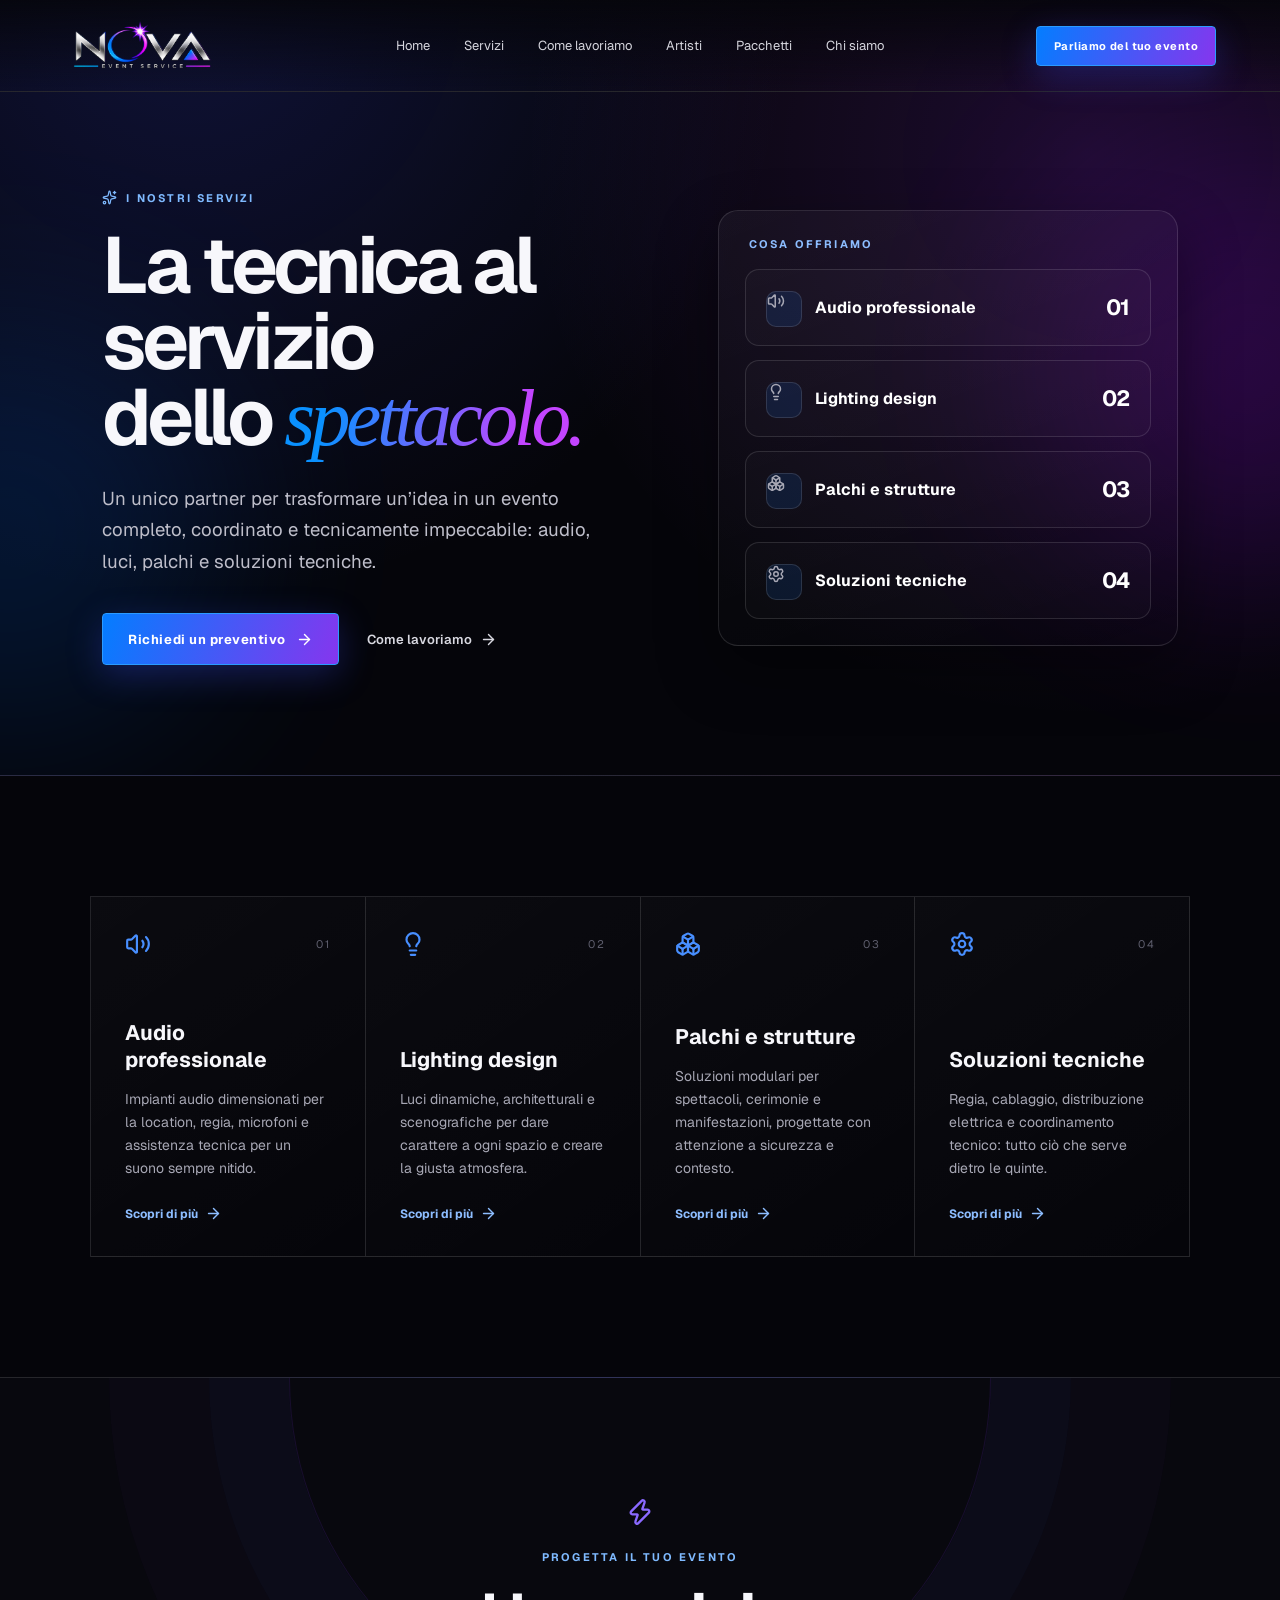
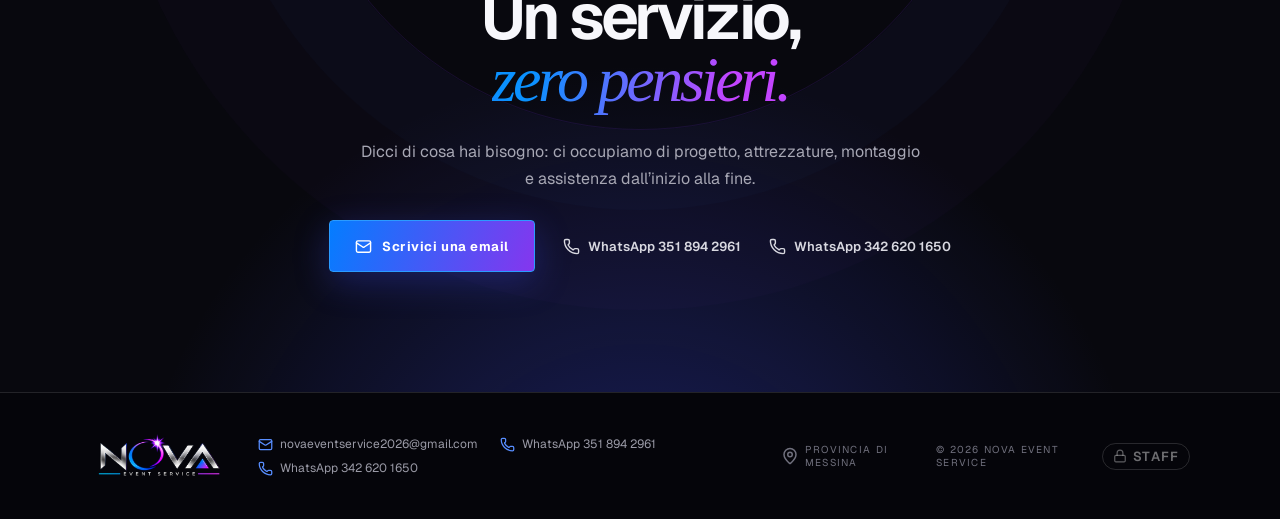
<file: servizi.html>
<!doctype html>
<html lang="it">
<head>
<meta charset="utf-8" />
<meta name="viewport" content="width=device-width, initial-scale=1" />
<title>Service audio, luci e palco per eventi a Messina | Nova Event Service</title>
<meta name="description" content="Service audio, lighting design, palchi e soluzioni tecniche per eventi in provincia di Messina: matrimoni, feste, concerti ed eventi aziendali." />
<link rel="icon" href="favicon-32.png" />
<link rel="apple-touch-icon" href="apple-touch-icon.png" />
<meta property="og:title" content="Service audio, luci e palco per eventi a Messina" />
<meta property="og:image" content="nova-hero.png" />
<link rel="preconnect" href="https://fonts.googleapis.com" />
<link rel="preconnect" href="https://fonts.gstatic.com" crossorigin />
<link href="https://fonts.googleapis.com/css2?family=Geist:wght@400;500;600;700;800;900&display=swap" rel="stylesheet" media="print" onload="this.media=&#39;all&#39;" /><noscript><link href="https://fonts.googleapis.com/css2?family=Geist:wght@400;500;600;700;800;900&display=swap" rel="stylesheet" /></noscript>
<link rel="stylesheet" href="styles.css?v=12" />
<link rel="canonical" href="https://www.novaeventservice.it/servizi.html" />
<meta property="og:url" content="https://www.novaeventservice.it/servizi.html" />
<script type="application/ld+json">
{"@context":"https://schema.org","@type":"Service","serviceType":"Organizzazione e produzione tecnica di eventi","provider":{"@type":"LocalBusiness","name":"Nova Event Service","email":"novaeventservice2026@gmail.com","telephone":"+393518942961","areaServed":{"@type":"AdministrativeArea","name":"Provincia di Messina"}},"areaServed":{"@type":"AdministrativeArea","name":"Provincia di Messina"},"description":"Service audio, luci, palco, dj e coordinamento per eventi di ogni dimensione: matrimoni, feste private, compleanni, concerti ed eventi aziendali in provincia di Messina.","hasOfferCatalog":{"@type":"OfferCatalog","name":"Servizi per eventi","itemListElement":[{"@type":"Offer","itemOffered":{"@type":"Service","name":"Service audio"}},{"@type":"Offer","itemOffered":{"@type":"Service","name":"Luci e lighting design"}},{"@type":"Offer","itemOffered":{"@type":"Service","name":"Palco e strutture"}},{"@type":"Offer","itemOffered":{"@type":"Service","name":"DJ e artisti"}},{"@type":"Offer","itemOffered":{"@type":"Service","name":"Coordinamento evento"}}]}}
</script>
</head>
<body>
<main>
<header class="site-header">
  <a class="brand" href="index.html" aria-label="Nova Event Service — home"><img class="brand-logo" src="nova-logo.png?v=11" alt="Nova Event Service" /></a>
  <button class="nav-toggle" type="button" aria-label="Apri menu" aria-expanded="false"><span></span><span></span><span></span></button>
  <nav aria-label="Navigazione principale"><a href="index.html">Home</a><a href="servizi.html">Servizi</a><a href="come-lavoriamo.html">Come lavoriamo</a><a href="artisti.html">Artisti</a><a href="pacchetti.html">Pacchetti</a><a href="chi-siamo.html">Chi siamo</a><a class="nav-cta" href="mailto:novaeventservice2026@gmail.com">Parliamo del tuo evento</a></nav>
  <a class="button button-small" href="mailto:novaeventservice2026@gmail.com">Parliamo del tuo evento</a>
</header>
  <section class="page-hero" id="top">
    <div class="hero-glow hero-glow-blue"></div><div class="hero-glow hero-glow-purple"></div>
    <div class="page-hero-grid">
      <div class="page-hero-inner">
        <p class="eyebrow"><svg xmlns="http://www.w3.org/2000/svg" class="lucide lucide-sparkles" width="24" height="24" viewBox="0 0 24 24" fill="none" stroke="currentColor" stroke-width="2" stroke-linecap="round" stroke-linejoin="round" aria-hidden="true"><path d="M11.017 2.814a1 1 0 0 1 1.966 0l1.051 5.558a2 2 0 0 0 1.594 1.594l5.558 1.051a1 1 0 0 1 0 1.966l-5.558 1.051a2 2 0 0 0-1.594 1.594l-1.051 5.558a1 1 0 0 1-1.966 0l-1.051-5.558a2 2 0 0 0-1.594-1.594l-5.558-1.051a1 1 0 0 1 0-1.966l5.558-1.051a2 2 0 0 0 1.594-1.594z" />
  <path d="M20 2v4" />
  <path d="M22 4h-4" />
  <circle cx="4" cy="20" r="2" /></svg> I nostri servizi</p>
        <h1>La tecnica al servizio<br />dello <em>spettacolo.</em></h1>
        <p class="hero-copy">Un unico partner per trasformare un’idea in un evento completo, coordinato e tecnicamente impeccabile: audio, luci, palchi e soluzioni tecniche.</p>
        <div class="hero-actions"><a class="button" href="#contatti">Richiedi un preventivo <svg xmlns="http://www.w3.org/2000/svg" class="lucide lucide-arrow-right" width="24" height="24" viewBox="0 0 24 24" fill="none" stroke="currentColor" stroke-width="2" stroke-linecap="round" stroke-linejoin="round" aria-hidden="true"><path d="M5 12h14" />
  <path d="m12 5 7 7-7 7" /></svg></a><a class="text-link" href="come-lavoriamo.html">Come lavoriamo <svg xmlns="http://www.w3.org/2000/svg" class="lucide lucide-arrow-right" width="24" height="24" viewBox="0 0 24 24" fill="none" stroke="currentColor" stroke-width="2" stroke-linecap="round" stroke-linejoin="round" aria-hidden="true"><path d="M5 12h14" />
  <path d="m12 5 7 7-7 7" /></svg></a></div>
      </div>
      <div class="hero-packs"><p class="hero-packs-title">Cosa offriamo</p><a class="hero-pack" href="#servizi"><div class="hero-pack-main"><span class="hero-pack-ico"><svg xmlns="http://www.w3.org/2000/svg" class="lucide lucide-volume-2" width="24" height="24" viewBox="0 0 24 24" fill="none" stroke="currentColor" stroke-width="2" stroke-linecap="round" stroke-linejoin="round" aria-hidden="true"><path d="M11 4.702a.705.705 0 0 0-1.203-.498L6.413 7.587A1.4 1.4 0 0 1 5.416 8H3a1 1 0 0 0-1 1v6a1 1 0 0 0 1 1h2.416a1.4 1.4 0 0 1 .997.413l3.383 3.384A.705.705 0 0 0 11 19.298z" />
  <path d="M16 9a5 5 0 0 1 0 6" />
  <path d="M19.364 18.364a9 9 0 0 0 0-12.728" /></svg></span><strong>Audio professionale</strong></div><span class="hero-pack-price">01</span></a><a class="hero-pack" href="#servizi"><div class="hero-pack-main"><span class="hero-pack-ico"><svg xmlns="http://www.w3.org/2000/svg" class="lucide lucide-lightbulb" width="24" height="24" viewBox="0 0 24 24" fill="none" stroke="currentColor" stroke-width="2" stroke-linecap="round" stroke-linejoin="round" aria-hidden="true"><path d="M15 14c.2-1 .7-1.7 1.5-2.5 1-.9 1.5-2.2 1.5-3.5A6 6 0 0 0 6 8c0 1 .2 2.2 1.5 3.5.7.7 1.3 1.5 1.5 2.5" />
  <path d="M9 18h6" />
  <path d="M10 22h4" /></svg></span><strong>Lighting design</strong></div><span class="hero-pack-price">02</span></a><a class="hero-pack" href="#servizi"><div class="hero-pack-main"><span class="hero-pack-ico"><svg xmlns="http://www.w3.org/2000/svg" class="lucide lucide-boxes" width="24" height="24" viewBox="0 0 24 24" fill="none" stroke="currentColor" stroke-width="2" stroke-linecap="round" stroke-linejoin="round" aria-hidden="true"><path d="M2.97 12.92A2 2 0 0 0 2 14.63v3.24a2 2 0 0 0 .97 1.71l3 1.8a2 2 0 0 0 2.06 0L12 19v-5.5l-5-3-4.03 2.42Z" />
  <path d="m7 16.5-4.74-2.85" />
  <path d="m7 16.5 5-3" />
  <path d="M7 16.5v5.17" />
  <path d="M12 13.5V19l3.97 2.38a2 2 0 0 0 2.06 0l3-1.8a2 2 0 0 0 .97-1.71v-3.24a2 2 0 0 0-.97-1.71L17 10.5l-5 3Z" />
  <path d="m17 16.5-5-3" />
  <path d="m17 16.5 4.74-2.85" />
  <path d="M17 16.5v5.17" />
  <path d="M7.97 4.42A2 2 0 0 0 7 6.13v4.37l5 3 5-3V6.13a2 2 0 0 0-.97-1.71l-3-1.8a2 2 0 0 0-2.06 0l-3 1.8Z" />
  <path d="M12 8 7.26 5.15" />
  <path d="m12 8 4.74-2.85" />
  <path d="M12 13.5V8" /></svg></span><strong>Palchi e strutture</strong></div><span class="hero-pack-price">03</span></a><a class="hero-pack" href="#servizi"><div class="hero-pack-main"><span class="hero-pack-ico"><svg xmlns="http://www.w3.org/2000/svg" class="lucide lucide-settings" width="24" height="24" viewBox="0 0 24 24" fill="none" stroke="currentColor" stroke-width="2" stroke-linecap="round" stroke-linejoin="round" aria-hidden="true"><path d="M9.671 4.136a2.34 2.34 0 0 1 4.659 0 2.34 2.34 0 0 0 3.319 1.915 2.34 2.34 0 0 1 2.33 4.033 2.34 2.34 0 0 0 0 3.831 2.34 2.34 0 0 1-2.33 4.033 2.34 2.34 0 0 0-3.319 1.915 2.34 2.34 0 0 1-4.659 0 2.34 2.34 0 0 0-3.32-1.915 2.34 2.34 0 0 1-2.33-4.033 2.34 2.34 0 0 0 0-3.831A2.34 2.34 0 0 1 6.35 6.051a2.34 2.34 0 0 0 3.319-1.915" />
  <circle cx="12" cy="12" r="3" /></svg></span><strong>Soluzioni tecniche</strong></div><span class="hero-pack-price">04</span></a></div>
    </div>
  </section>
  <section class="section" id="servizi"><div class="service-grid"><article class="service-card"><div class="service-top"><svg xmlns="http://www.w3.org/2000/svg" class="lucide lucide-volume-2" width="24" height="24" viewBox="0 0 24 24" fill="none" stroke="currentColor" stroke-width="2" stroke-linecap="round" stroke-linejoin="round" aria-hidden="true"><path d="M11 4.702a.705.705 0 0 0-1.203-.498L6.413 7.587A1.4 1.4 0 0 1 5.416 8H3a1 1 0 0 0-1 1v6a1 1 0 0 0 1 1h2.416a1.4 1.4 0 0 1 .997.413l3.383 3.384A.705.705 0 0 0 11 19.298z" />
  <path d="M16 9a5 5 0 0 1 0 6" />
  <path d="M19.364 18.364a9 9 0 0 0 0-12.728" /></svg><span>01</span></div><h3>Audio professionale</h3><p>Impianti audio dimensionati per la location, regia, microfoni e assistenza tecnica per un suono sempre nitido.</p><a href="#contatti">Scopri di più <svg xmlns="http://www.w3.org/2000/svg" class="lucide lucide-arrow-right" width="24" height="24" viewBox="0 0 24 24" fill="none" stroke="currentColor" stroke-width="2" stroke-linecap="round" stroke-linejoin="round" aria-hidden="true"><path d="M5 12h14" />
  <path d="m12 5 7 7-7 7" /></svg></a></article><article class="service-card"><div class="service-top"><svg xmlns="http://www.w3.org/2000/svg" class="lucide lucide-lightbulb" width="24" height="24" viewBox="0 0 24 24" fill="none" stroke="currentColor" stroke-width="2" stroke-linecap="round" stroke-linejoin="round" aria-hidden="true"><path d="M15 14c.2-1 .7-1.7 1.5-2.5 1-.9 1.5-2.2 1.5-3.5A6 6 0 0 0 6 8c0 1 .2 2.2 1.5 3.5.7.7 1.3 1.5 1.5 2.5" />
  <path d="M9 18h6" />
  <path d="M10 22h4" /></svg><span>02</span></div><h3>Lighting design</h3><p>Luci dinamiche, architetturali e scenografiche per dare carattere a ogni spazio e creare la giusta atmosfera.</p><a href="#contatti">Scopri di più <svg xmlns="http://www.w3.org/2000/svg" class="lucide lucide-arrow-right" width="24" height="24" viewBox="0 0 24 24" fill="none" stroke="currentColor" stroke-width="2" stroke-linecap="round" stroke-linejoin="round" aria-hidden="true"><path d="M5 12h14" />
  <path d="m12 5 7 7-7 7" /></svg></a></article><article class="service-card"><div class="service-top"><svg xmlns="http://www.w3.org/2000/svg" class="lucide lucide-boxes" width="24" height="24" viewBox="0 0 24 24" fill="none" stroke="currentColor" stroke-width="2" stroke-linecap="round" stroke-linejoin="round" aria-hidden="true"><path d="M2.97 12.92A2 2 0 0 0 2 14.63v3.24a2 2 0 0 0 .97 1.71l3 1.8a2 2 0 0 0 2.06 0L12 19v-5.5l-5-3-4.03 2.42Z" />
  <path d="m7 16.5-4.74-2.85" />
  <path d="m7 16.5 5-3" />
  <path d="M7 16.5v5.17" />
  <path d="M12 13.5V19l3.97 2.38a2 2 0 0 0 2.06 0l3-1.8a2 2 0 0 0 .97-1.71v-3.24a2 2 0 0 0-.97-1.71L17 10.5l-5 3Z" />
  <path d="m17 16.5-5-3" />
  <path d="m17 16.5 4.74-2.85" />
  <path d="M17 16.5v5.17" />
  <path d="M7.97 4.42A2 2 0 0 0 7 6.13v4.37l5 3 5-3V6.13a2 2 0 0 0-.97-1.71l-3-1.8a2 2 0 0 0-2.06 0l-3 1.8Z" />
  <path d="M12 8 7.26 5.15" />
  <path d="m12 8 4.74-2.85" />
  <path d="M12 13.5V8" /></svg><span>03</span></div><h3>Palchi e strutture</h3><p>Soluzioni modulari per spettacoli, cerimonie e manifestazioni, progettate con attenzione a sicurezza e contesto.</p><a href="#contatti">Scopri di più <svg xmlns="http://www.w3.org/2000/svg" class="lucide lucide-arrow-right" width="24" height="24" viewBox="0 0 24 24" fill="none" stroke="currentColor" stroke-width="2" stroke-linecap="round" stroke-linejoin="round" aria-hidden="true"><path d="M5 12h14" />
  <path d="m12 5 7 7-7 7" /></svg></a></article><article class="service-card"><div class="service-top"><svg xmlns="http://www.w3.org/2000/svg" class="lucide lucide-settings" width="24" height="24" viewBox="0 0 24 24" fill="none" stroke="currentColor" stroke-width="2" stroke-linecap="round" stroke-linejoin="round" aria-hidden="true"><path d="M9.671 4.136a2.34 2.34 0 0 1 4.659 0 2.34 2.34 0 0 0 3.319 1.915 2.34 2.34 0 0 1 2.33 4.033 2.34 2.34 0 0 0 0 3.831 2.34 2.34 0 0 1-2.33 4.033 2.34 2.34 0 0 0-3.319 1.915 2.34 2.34 0 0 1-4.659 0 2.34 2.34 0 0 0-3.32-1.915 2.34 2.34 0 0 1-2.33-4.033 2.34 2.34 0 0 0 0-3.831A2.34 2.34 0 0 1 6.35 6.051a2.34 2.34 0 0 0 3.319-1.915" />
  <circle cx="12" cy="12" r="3" /></svg><span>04</span></div><h3>Soluzioni tecniche</h3><p>Regia, cablaggio, distribuzione elettrica e coordinamento tecnico: tutto ciò che serve dietro le quinte.</p><a href="#contatti">Scopri di più <svg xmlns="http://www.w3.org/2000/svg" class="lucide lucide-arrow-right" width="24" height="24" viewBox="0 0 24 24" fill="none" stroke="currentColor" stroke-width="2" stroke-linecap="round" stroke-linejoin="round" aria-hidden="true"><path d="M5 12h14" />
  <path d="m12 5 7 7-7 7" /></svg></a></article></div></section>
  
<section class="cta" id="contatti">
  <svg xmlns="http://www.w3.org/2000/svg" class="lucide lucide-zap cta-icon" width="24" height="24" viewBox="0 0 24 24" fill="none" stroke="currentColor" stroke-width="2" stroke-linecap="round" stroke-linejoin="round" aria-hidden="true"><path d="M15.914 4a1.5 1.5 0 00-2.474-1.561l-9 9A1.5 1.5 0 005.5 14h4.002a.5.5 0 01.471.666L8.086 20a1.5 1.5 0 002.475 1.56l9-9A1.5 1.5 0 0018.5 10h-3.997a.5.5 0 01-.472-.667z" /></svg>
  <p class="eyebrow">Progetta il tuo evento</p>
  <h2>Un servizio,<br /><em>zero pensieri.</em></h2>
  <p>Dicci di cosa hai bisogno: ci occupiamo di progetto, attrezzature, montaggio e assistenza dall’inizio alla fine.</p>
  <div class="contact-actions">
    <a class="button" href="mailto:novaeventservice2026@gmail.com"><svg xmlns="http://www.w3.org/2000/svg" class="lucide lucide-mail" width="24" height="24" viewBox="0 0 24 24" fill="none" stroke="currentColor" stroke-width="2" stroke-linecap="round" stroke-linejoin="round" aria-hidden="true"><path d="m22 7-8.991 5.727a2 2 0 0 1-2.009 0L2 7" />
  <rect x="2" y="4" width="20" height="16" rx="2" /></svg> Scrivici una email</a>
    <a class="text-link" href="https://wa.me/393518942961" target="_blank" rel="noreferrer"><svg xmlns="http://www.w3.org/2000/svg" class="lucide lucide-phone" width="24" height="24" viewBox="0 0 24 24" fill="none" stroke="currentColor" stroke-width="2" stroke-linecap="round" stroke-linejoin="round" aria-hidden="true"><path d="M13.832 16.568a1 1 0 0 0 1.213-.303l.355-.465A2 2 0 0 1 17 15h3a2 2 0 0 1 2 2v3a2 2 0 0 1-2 2A18 18 0 0 1 2 4a2 2 0 0 1 2-2h3a2 2 0 0 1 2 2v3a2 2 0 0 1-.8 1.6l-.468.351a1 1 0 0 0-.292 1.233 14 14 0 0 0 6.392 6.384" /></svg> WhatsApp 351 894 2961</a>
    <a class="text-link" href="https://wa.me/393426201650" target="_blank" rel="noreferrer"><svg xmlns="http://www.w3.org/2000/svg" class="lucide lucide-phone" width="24" height="24" viewBox="0 0 24 24" fill="none" stroke="currentColor" stroke-width="2" stroke-linecap="round" stroke-linejoin="round" aria-hidden="true"><path d="M13.832 16.568a1 1 0 0 0 1.213-.303l.355-.465A2 2 0 0 1 17 15h3a2 2 0 0 1 2 2v3a2 2 0 0 1-2 2A18 18 0 0 1 2 4a2 2 0 0 1 2-2h3a2 2 0 0 1 2 2v3a2 2 0 0 1-.8 1.6l-.468.351a1 1 0 0 0-.292 1.233 14 14 0 0 0 6.392 6.384" /></svg> WhatsApp 342 620 1650</a>
  </div>
  
</section>
  
<footer>
  <a class="brand" href="index.html" aria-label="Nova Event Service — home"><img class="brand-logo" src="nova-logo.png?v=11" alt="Nova Event Service" /></a>
  <div class="footer-contacts">
    <a href="mailto:novaeventservice2026@gmail.com"><svg xmlns="http://www.w3.org/2000/svg" class="lucide lucide-mail" width="24" height="24" viewBox="0 0 24 24" fill="none" stroke="currentColor" stroke-width="2" stroke-linecap="round" stroke-linejoin="round" aria-hidden="true"><path d="m22 7-8.991 5.727a2 2 0 0 1-2.009 0L2 7" />
  <rect x="2" y="4" width="20" height="16" rx="2" /></svg> novaeventservice2026@gmail.com</a>
    <a href="https://wa.me/393518942961" target="_blank" rel="noreferrer"><svg xmlns="http://www.w3.org/2000/svg" class="lucide lucide-phone" width="24" height="24" viewBox="0 0 24 24" fill="none" stroke="currentColor" stroke-width="2" stroke-linecap="round" stroke-linejoin="round" aria-hidden="true"><path d="M13.832 16.568a1 1 0 0 0 1.213-.303l.355-.465A2 2 0 0 1 17 15h3a2 2 0 0 1 2 2v3a2 2 0 0 1-2 2A18 18 0 0 1 2 4a2 2 0 0 1 2-2h3a2 2 0 0 1 2 2v3a2 2 0 0 1-.8 1.6l-.468.351a1 1 0 0 0-.292 1.233 14 14 0 0 0 6.392 6.384" /></svg> WhatsApp 351 894 2961</a>
    <a href="https://wa.me/393426201650" target="_blank" rel="noreferrer"><svg xmlns="http://www.w3.org/2000/svg" class="lucide lucide-phone" width="24" height="24" viewBox="0 0 24 24" fill="none" stroke="currentColor" stroke-width="2" stroke-linecap="round" stroke-linejoin="round" aria-hidden="true"><path d="M13.832 16.568a1 1 0 0 0 1.213-.303l.355-.465A2 2 0 0 1 17 15h3a2 2 0 0 1 2 2v3a2 2 0 0 1-2 2A18 18 0 0 1 2 4a2 2 0 0 1 2-2h3a2 2 0 0 1 2 2v3a2 2 0 0 1-.8 1.6l-.468.351a1 1 0 0 0-.292 1.233 14 14 0 0 0 6.392 6.384" /></svg> WhatsApp 342 620 1650</a>
  </div>
  <div><span><svg xmlns="http://www.w3.org/2000/svg" class="lucide lucide-map-pin" width="24" height="24" viewBox="0 0 24 24" fill="none" stroke="currentColor" stroke-width="2" stroke-linecap="round" stroke-linejoin="round" aria-hidden="true"><path d="M20 10c0 4.993-5.539 10.193-7.399 11.799a1 1 0 0 1-1.202 0C9.539 20.193 4 14.993 4 10a8 8 0 0 1 16 0" />
  <circle cx="12" cy="10" r="3" /></svg> Provincia di Messina</span><span>&copy; 2026 Nova Event Service</span><a class="staff-link" href="staff/" aria-label="Area staff riservata"><svg xmlns="http://www.w3.org/2000/svg" width="14" height="14" viewBox="0 0 24 24" fill="none" stroke="currentColor" stroke-width="2" stroke-linecap="round" stroke-linejoin="round" aria-hidden="true"><rect width="18" height="11" x="3" y="11" rx="2" ry="2"/><path d="M7 11V7a5 5 0 0 1 10 0v4"/></svg> Staff</a></div>
</footer>
</main>

<script src="app.js?v=11"></script>
</body>
</html>
</file>
<file: styles.css>
/* Nova Event Service — versione statica per Wix */
:root { --font-geist-sans: 'Geist', system-ui, -apple-system, Arial, sans-serif; }
body { -webkit-font-smoothing: antialiased; }

:root {
  --background: #05050a;
  --foreground: #f7f7fb;
  --primary: #168bff;
  --primary-foreground: #ffffff;
  --border: rgba(255,255,255,.12);
  --ring: #a84bff;
  --radius: .85rem;
  --blue: #168bff;
  --purple: #b33dff;
  --muted: #a7a7b4;
}

* { box-sizing: border-box; }
html { scroll-behavior: smooth; }
body { margin: 0; background: var(--background); color: var(--foreground); font-family: var(--font-geist-sans), Arial, sans-serif; }
a { color: inherit; text-decoration: none; }
em { font-family: Georgia, 'Times New Roman', serif; font-weight: 400; }

.site-header {
  position: absolute; inset: 0 0 auto; z-index: 20; height: 92px; display: grid;
  grid-template-columns: 1fr auto 1fr; align-items: center; padding: 0 clamp(24px, 5vw, 84px);
  border-bottom: 1px solid rgba(255,255,255,.13); background: linear-gradient(#05050ad9, transparent);
}
.brand { width: max-content; display: flex; flex-direction: column; line-height: 1; }
.brand-logo { height: 52px; width: auto; display: block; }
footer .brand-logo { height: 46px; }
.brand-mark { font-size: 25px; font-weight: 800; letter-spacing: .18em; }
.brand-mark span { color: var(--blue); text-shadow: 11px 0 18px #a63cff; }
.brand-sub { margin-top: 5px; color: #a9a9b5; font-size: 8px; letter-spacing: .43em; text-transform: uppercase; }
nav { display: flex; gap: 34px; color: #d5d5dd; font-size: 13px; }
nav a, .text-link { transition: color .2s ease; }
nav a:hover, .text-link:hover { color: var(--blue); }
.site-header > .button { justify-self: end; }

.button {
  display: inline-flex; align-items: center; justify-content: center; gap: 10px; min-height: 52px; padding: 0 25px;
  border: 1px solid #2b9bff; border-radius: 4px; background: linear-gradient(110deg, #047dff, #8536ee);
  box-shadow: 0 10px 35px rgba(65,79,255,.28); color: white; font-size: 13px; font-weight: 700;
  letter-spacing: .04em; transition: transform .2s ease, box-shadow .2s ease;
}
.button:hover { transform: translateY(-2px); box-shadow: 0 14px 45px rgba(112,55,255,.4); }
.button-small { min-height: 40px; padding-inline: 17px; font-size: 11px; }
.text-link { display: inline-flex; align-items: center; gap: 8px; color: #d8d8e0; font-size: 13px; font-weight: 600; }

.hero { position: relative; min-height: 100svh; display: flex; align-items: center; overflow: hidden; isolation: isolate; padding: 140px clamp(24px, 8vw, 150px) 120px; }
.hero-image { position: absolute; inset: 0; z-index: -4; background-image: linear-gradient(90deg, rgba(2,2,8,.96) 0%, rgba(2,2,8,.72) 48%, rgba(2,2,8,.45) 100%), url('nova-hero.png'); background-size: cover; background-position: center; opacity: .7; }
.hero::after { content: ''; position: absolute; inset: auto 0 0; height: 34%; z-index: -1; background: linear-gradient(transparent, #05050a); }
.hero-glow { position: absolute; z-index: -2; width: 420px; height: 420px; border-radius: 50%; filter: blur(100px); opacity: .16; }
.hero-glow-blue { left: -200px; bottom: 5%; background: #006cff; }
.hero-glow-purple { right: -180px; top: 20%; background: #a000ff; }
.hero-content { width: min(720px, 100%); }
.eyebrow { display: flex; align-items: center; gap: 9px; margin: 0 0 22px; color: #7fbaff; font-size: 11px; font-weight: 700; letter-spacing: .2em; text-transform: uppercase; }
h1, h2 { margin: 0; font-weight: 650; letter-spacing: -.055em; line-height: .96; }
h1 { font-size: clamp(58px, 7.3vw, 112px); }
h1 em, h2 em { background: linear-gradient(100deg, #0a91ff 15%, #c344ff 80%); -webkit-background-clip: text; background-clip: text; color: transparent; }
.hero-accent { margin: 16px 0 0; font-weight: 650; font-size: clamp(26px, 3.2vw, 46px); letter-spacing: -.03em; line-height: 1.05; color: #ececf2; }
.hero-accent em { background: linear-gradient(100deg, #0a91ff 15%, #c344ff 80%); -webkit-background-clip: text; background-clip: text; color: transparent; }
.hero-copy { width: min(590px, 100%); margin: 26px 0 0; color: #bebeca; font-size: clamp(16px, 1.45vw, 20px); line-height: 1.7; }
.hero-actions { display: flex; align-items: center; gap: 28px; margin-top: 36px; }

/* Hero a due colonne + riquadri eventi animati */
.hero-inner { position: relative; z-index: 1; width: 100%; max-width: 1360px; margin: 0 auto; display: grid; grid-template-columns: 1.06fr .94fr; align-items: center; gap: clamp(28px, 5vw, 66px); }
.hero-content { width: 100%; max-width: 640px; }
.hero-visual { position: relative; min-height: 460px; display: grid; place-items: center; overflow: hidden; border-radius: 22px; }
.hero-tiles { position: relative; z-index: 1; width: 100%; max-width: 470px; margin-left: auto; display: grid; grid-template-columns: 1fr 1fr; gap: 16px; padding: 10px; }
.hero-tile { position: relative; overflow: hidden; padding: 22px 20px; border: 1px solid rgba(255,255,255,.14); border-radius: 16px; background: rgba(9,9,16,.5); backdrop-filter: blur(8px); box-shadow: 0 16px 40px rgba(0,0,0,.45); animation: floatY 3.4s ease-in-out infinite; }
.hero-tile:nth-child(2) { transform: translateY(24px); animation-delay: .5s; }
.hero-tile:nth-child(3) { animation-delay: 1s; }
.hero-tile:nth-child(4) { transform: translateY(24px); animation-delay: 1.5s; }
.hero-tile-icon { position: relative; z-index: 1; width: 46px; height: 46px; display: grid; place-items: center; margin-bottom: 14px; border-radius: 12px; color: #fff; background: linear-gradient(120deg, #047dff, #8536ee); box-shadow: 0 8px 22px rgba(112,55,255,.4); }
.hero-tile:nth-child(2) .hero-tile-icon { background: linear-gradient(120deg, #2b7bff, #6a3af0); }
.hero-tile:nth-child(3) .hero-tile-icon { background: linear-gradient(120deg, #a03bf5, #e23dff); }
.hero-tile:nth-child(4) .hero-tile-icon { background: linear-gradient(120deg, #7a2ff0, #d23dff); }
.hero-tile h3 { position: relative; z-index: 1; margin: 0; font-size: 17px; letter-spacing: -.02em; }
.hero-tile p { position: relative; z-index: 1; margin: 5px 0 0; color: var(--muted); font-size: 12px; line-height: 1.5; }
.hero-tile .event-glow { top: -40px; right: -40px; width: 130px; height: 130px; }

.events-strip { position: relative; background: linear-gradient(180deg, #05050a, #08080f); }

/* Home a schermo intero, senza scroll */
.home-screen { position: relative; height: 100svh; overflow: hidden; }
.hero-full { height: 100svh; min-height: 0; padding: 108px clamp(24px, 6vw, 90px) 100px; }
.hero-full .hero-inner { align-items: center; }
.hero-full .hero-visual { min-height: 0; overflow: visible; border-radius: 0; }

.hero-lights { position: absolute; inset: 0; z-index: -2; overflow: hidden; pointer-events: none; }
.hero-lights .beam { position: absolute; top: -16%; width: 150px; height: 132%; transform-origin: top center; filter: blur(11px); mix-blend-mode: screen; opacity: .5; }
.beam-a { left: 12%; background: linear-gradient(to bottom, rgba(30,120,255,.32), transparent 60%); animation: sway1 7s ease-in-out infinite; }
.beam-b { left: 31%; background: linear-gradient(to bottom, rgba(150,60,255,.30), transparent 60%); animation: sway2 9s ease-in-out infinite; }
.beam-c { left: 50%; background: linear-gradient(to bottom, rgba(210,60,255,.28), transparent 60%); animation: sway3 8s ease-in-out infinite; }
.beam-d { left: 69%; background: linear-gradient(to bottom, rgba(40,180,255,.30), transparent 60%); animation: sway4 11s ease-in-out infinite; }
.beam-e { left: 88%; background: linear-gradient(to bottom, rgba(150,60,255,.26), transparent 60%); animation: sway2 10s ease-in-out infinite; }

.hero-bottom { position: absolute; left: 0; right: 0; bottom: 24px; z-index: 2; display: flex; align-items: center; justify-content: space-between; gap: 20px; padding: 0 clamp(24px, 6vw, 90px); }
.hero-bottom .hero-tags { position: static; left: auto; right: auto; bottom: auto; margin: 0; }
.hero-contact { display: flex; align-items: center; gap: 22px; font-size: 12px; }
.hero-contact a { display: flex; align-items: center; gap: 7px; color: #b6b6c2; transition: color .2s ease; }
.hero-contact a:hover { color: var(--blue); }
.hero-contact svg { color: #588eff; }

/* Scena concerto animata (sfondo Home) */
.hero-full::after { content: none; }
.hero-scene { position: absolute; left: 0; right: 0; bottom: 0; z-index: -3; height: min(48vh, 380px); overflow: hidden; pointer-events: none; }
.hero-crowd { position: absolute; inset: 0; width: 100%; height: 100%; }
.hs-glow { animation: hsGlow 5s ease-in-out infinite; }
.hs-head { animation: hsBob 3.4s ease-in-out infinite; }
.hs-head circle, .hs-head rect { stroke: rgba(130,160,255,.28); stroke-width: 1.4; }
.hs-arm { animation: hsWave 2.8s ease-in-out infinite; }
.hs-arm rect, .hs-arm circle { stroke: rgba(150,110,255,.35); stroke-width: 1.2; }
.hero-sparks { position: absolute; inset: 0; overflow: hidden; }
.hero-sparks span { position: absolute; bottom: 6%; width: 4px; height: 4px; border-radius: 50%; background: #c9b3ff; box-shadow: 0 0 9px 2px rgba(160,90,255,.7); opacity: 0; animation-name: hsRise; animation-timing-function: linear; animation-iteration-count: infinite; }

@keyframes hsBob { 0%, 100% { transform: translateY(0); } 50% { transform: translateY(-5px); } }
@keyframes hsWave { 0%, 100% { transform: rotate(-9deg); } 50% { transform: rotate(9deg); } }
@keyframes hsGlow { 0%, 100% { opacity: .65; } 50% { opacity: 1; } }
@keyframes hsRise { 0% { transform: translateY(0) scale(.7); opacity: 0; } 12% { opacity: .95; } 88% { opacity: .55; } 100% { transform: translateY(-300px) scale(1.1); opacity: 0; } }
.hero-tags { position: absolute; left: clamp(24px, 8vw, 150px); bottom: 38px; display: flex; gap: 30px; color: #c4c4ce; font-size: 10px; letter-spacing: .14em; text-transform: uppercase; }
.hero-tags span { display: flex; align-items: center; gap: 8px; }
.hero-tags svg { color: #588eff; }
.scroll-hint { position: absolute; right: 5vw; bottom: 32px; width: 22px; height: 44px; border: 1px solid #666675; border-radius: 20px; }
.scroll-hint span { position: absolute; left: 50%; top: 8px; width: 3px; height: 8px; border-radius: 4px; background: #fff; transform: translateX(-50%); animation: scroll 1.8s infinite; }
@keyframes scroll { 0% { opacity: 0; transform: translate(-50%,0); } 40% { opacity: 1; } 100% { opacity: 0; transform: translate(-50%,15px); } }

.section { padding: 120px clamp(24px, 7vw, 120px); }
.section-heading { display: flex; align-items: end; justify-content: space-between; gap: 60px; max-width: 1400px; margin: 0 auto 58px; }
.section-heading h2, .statement h2, .cta h2 { font-size: clamp(43px, 5vw, 74px); }
.section-heading > p { max-width: 430px; margin: 0 0 5px; color: var(--muted); line-height: 1.75; }
.service-grid { display: grid; grid-template-columns: repeat(4, 1fr); max-width: 1400px; margin: auto; border-top: 1px solid var(--border); border-left: 1px solid var(--border); }
.service-card { min-height: 360px; display: flex; flex-direction: column; padding: 34px; border-right: 1px solid var(--border); border-bottom: 1px solid var(--border); background: linear-gradient(145deg, rgba(255,255,255,.025), transparent); transition: background .25s, transform .25s; }
.service-card:hover { background: linear-gradient(145deg, rgba(16,125,255,.12), rgba(168,55,255,.06)); transform: translateY(-5px); }
.service-top { display: flex; align-items: center; justify-content: space-between; color: #488fff; }
.service-top span { color: #5e5e6d; font-size: 11px; letter-spacing: .15em; }
.service-card h3, .step h3 { margin: auto 0 15px; font-size: 21px; }
.service-card p, .step p { margin: 0; color: var(--muted); font-size: 14px; line-height: 1.65; }
.service-card a { display: flex; align-items: center; gap: 7px; margin-top: 25px; color: #8dbdff; font-size: 12px; font-weight: 700; }

.statement { display: grid; grid-template-columns: .9fr 1.1fr; min-height: 690px; background: #08080f; border-block: 1px solid var(--border); }
.statement-media { position: relative; min-height: 560px; overflow: hidden; background: radial-gradient(circle at 50% 40%, #233eaa 0, #101530 24%, #080810 58%); }
.orb { position: absolute; left: 50%; top: 50%; width: 330px; aspect-ratio: 1; border: 2px solid #3997ff; border-radius: 50%; transform: translate(-50%,-50%); box-shadow: 0 0 35px #0084ff, inset -25px 5px 50px #7e16d3; }
.orb::before, .orb::after { content: ''; position: absolute; inset: -42px; border: 1px solid rgba(87,151,255,.25); border-radius: 50%; }
.orb::after { inset: -94px; border-color: rgba(178,57,255,.18); }
.tech-lines { position: absolute; inset: 0; opacity: .3; background-image: linear-gradient(rgba(54,121,255,.22) 1px, transparent 1px), linear-gradient(90deg, rgba(54,121,255,.18) 1px, transparent 1px); background-size: 42px 42px; mask-image: linear-gradient(90deg,transparent,#000,transparent); }
.vertical-label { position: absolute; left: 24px; bottom: 36px; color: #737384; font-size: 9px; letter-spacing: .3em; text-transform: uppercase; writing-mode: vertical-rl; }
.statement-copy { display: flex; flex-direction: column; justify-content: center; padding: 80px clamp(40px, 8vw, 140px); }
.statement-copy .lead { max-width: 650px; margin: 32px 0; color: #b8b8c4; font-size: 17px; line-height: 1.8; }
.checks { display: grid; grid-template-columns: repeat(2, minmax(0, 1fr)); gap: 17px; color: #dedee6; font-size: 13px; }
.checks span { display: flex; align-items: center; gap: 9px; }
.checks svg { color: #3f99ff; }

.process { background: linear-gradient(180deg,#05050a,#080813); }
.compact { justify-content: center; text-align: center; }
.compact .eyebrow { justify-content: center; }
.steps { display: grid; grid-template-columns: repeat(3, 1fr); max-width: 1120px; margin: auto; }
.step { position: relative; padding: 30px 50px; text-align: center; }
.step:not(:last-child)::after { content: ''; position: absolute; top: 58px; right: -20%; width: 40%; height: 1px; background: linear-gradient(90deg,#157fff,#a443ff); }
.step-icon { width: 60px; height: 60px; display: grid; place-items: center; margin: 0 auto 25px; border: 1px solid #2366ae; border-radius: 50%; color: #70aefe; background: #0a1831; }
.step > span { color: #6d6d7a; font-size: 10px; letter-spacing: .2em; }
.step h3 { margin: 10px 0 12px; }

.cta { position: relative; overflow: hidden; padding: 120px 24px; text-align: center; background: radial-gradient(circle at 50% 130%, rgba(64,80,255,.34), transparent 50%), #08080e; border-top: 1px solid var(--border); }
.cta::before { content: ''; position: absolute; left: 50%; top: -350px; width: 700px; height: 700px; border: 1px solid rgba(134,57,255,.13); border-radius: 50%; transform: translateX(-50%); box-shadow: 0 0 0 80px rgba(51,121,255,.025), 0 0 0 180px rgba(141,58,255,.02); }
.cta-icon { position: relative; margin-bottom: 24px; color: #8a69ff; }
.cta .eyebrow { position: relative; justify-content: center; }
.cta > p:not(.eyebrow) { position: relative; max-width: 570px; margin: 28px auto; color: var(--muted); line-height: 1.7; }
.contact-actions { position: relative; display: flex; justify-content: center; align-items: center; gap: 28px; }
.cta small { position: relative; display: block; margin-top: 22px; color: #686876; font-size: 10px; }

footer { display: flex; align-items: center; justify-content: space-between; gap: 30px; padding: 40px clamp(24px, 7vw, 120px); border-top: 1px solid var(--border); color: #70707d; font-size: 10px; letter-spacing: .13em; text-transform: uppercase; }
footer > div { display: flex; align-items: center; gap: 25px; }
footer > div span { display: flex; align-items: center; gap: 6px; }
.footer-contacts { display: flex; flex-wrap: wrap; align-items: center; gap: 8px 22px; text-transform: none; letter-spacing: 0; font-size: 12px; }
.footer-contacts a { display: flex; align-items: center; gap: 7px; color: #9a9aa6; transition: color .2s; }
.footer-contacts a:hover { color: var(--blue); }
.footer-contacts svg { color: #588eff; }

/* Sub-page hero */
.page-hero { position: relative; overflow: hidden; isolation: isolate; padding: 190px clamp(24px, 8vw, 150px) 110px; border-bottom: 1px solid var(--border); background: radial-gradient(circle at 15% 0%, rgba(64,80,255,.18), transparent 45%), radial-gradient(circle at 85% 20%, rgba(168,55,255,.15), transparent 45%), #05050a; }
.page-hero-grid { display: grid; grid-template-columns: 1.02fr .98fr; align-items: center; gap: clamp(30px, 5vw, 70px); max-width: 1360px; margin: 0 auto; }
.page-hero-inner { width: 100%; max-width: 640px; }
.page-hero h1 { font-size: clamp(48px, 6.2vw, 92px); }

/* Collage foto DJ a destra */
.hero-collage { position: relative; display: grid; grid-template-columns: 1fr 1fr; gap: 16px; width: 100%; max-width: 520px; margin-left: auto; }
.hero-collage img { width: 100%; aspect-ratio: 3 / 4; object-fit: cover; border-radius: 16px; border: 1px solid rgba(255,255,255,.14); box-shadow: 0 22px 55px rgba(0,0,0,.5); }
.hero-collage img:nth-child(2), .hero-collage img:nth-child(4) { transform: translateY(34px); }
.hero-collage-badge { position: absolute; left: 50%; top: 50%; transform: translate(-50%, calc(-50% + 17px)); z-index: 3; display: flex; align-items: center; gap: 8px; padding: 10px 16px; border-radius: 40px; background: linear-gradient(110deg, #047dff, #8536ee); color: #fff; font-size: 12px; font-weight: 700; letter-spacing: .08em; text-transform: uppercase; box-shadow: 0 12px 34px rgba(112,55,255,.5); white-space: nowrap; }

/* Anteprima pacchetti nell'hero */
.hero-packs { width: 100%; max-width: 460px; margin-left: auto; display: flex; flex-direction: column; gap: 14px; padding: 26px; border: 1px solid var(--border); border-radius: 20px; background: linear-gradient(160deg, rgba(255,255,255,.04), transparent); box-shadow: 0 24px 60px rgba(0,0,0,.4); }
.hero-packs-title { margin: 0 4px 4px; color: #8dbdff; font-size: 11px; font-weight: 700; letter-spacing: .2em; text-transform: uppercase; }
.hero-pack { position: relative; display: flex; align-items: center; justify-content: space-between; gap: 16px; padding: 18px 20px; border: 1px solid var(--border); border-radius: 14px; background: rgba(255,255,255,.02); transition: border-color .2s, transform .2s, background .2s; }
.hero-pack:hover { border-color: #2f7bff; transform: translateY(-2px); background: rgba(16,125,255,.07); }
.hero-pack-main { display: flex; align-items: center; gap: 13px; min-width: 0; }
.hero-pack-ico { flex-shrink: 0; width: 36px; height: 36px; display: grid; place-items: center; border: 1px solid var(--border); border-radius: 10px; color: #8dbdff; background: rgba(16,125,255,.12); }
.hero-pack strong { display: block; font-size: 16px; font-weight: 700; color: #fff; }
.hero-pack span:not(.hero-pack-price) { display: block; margin-top: 3px; color: var(--muted); font-size: 12px; line-height: 1.4; }
.hero-pack-price { flex-shrink: 0; font-size: 22px; font-weight: 700; letter-spacing: -.03em; color: #fff; }
.hero-pack-featured { border-color: #2f7bff; background: linear-gradient(120deg, rgba(16,125,255,.16), rgba(168,55,255,.1)); box-shadow: 0 14px 40px rgba(65,79,255,.24); }
.hero-pack-featured .hero-pack-price { background: linear-gradient(100deg, #0a91ff, #c344ff); -webkit-background-clip: text; background-clip: text; color: transparent; }
.page-hero .hero-copy { margin-top: 26px; }

/* Riquadro in risalto: scelta artista in base a disponibilità */
.hero-highlight { position: relative; display: flex; align-items: flex-start; gap: 18px; width: min(620px, 100%); margin: 30px 0 4px; padding: 22px 26px; border: 1px solid rgba(90,150,255,.42); border-radius: 16px; background: linear-gradient(120deg, rgba(16,125,255,.16), rgba(168,55,255,.12)); box-shadow: 0 18px 55px rgba(65,79,255,.22); overflow: hidden; }
.hero-highlight::before { content: ''; position: absolute; left: 0; top: 0; bottom: 0; width: 4px; background: linear-gradient(180deg, #0a91ff, #c344ff); }
.hero-highlight-icon { flex-shrink: 0; width: 46px; height: 46px; display: grid; place-items: center; border-radius: 12px; color: #fff; background: linear-gradient(120deg, #047dff, #8536ee); box-shadow: 0 8px 24px rgba(112,55,255,.4); }
.hero-highlight strong { display: block; margin-bottom: 6px; font-size: 16px; font-weight: 700; letter-spacing: -.01em; color: #fff; }
.hero-highlight p { margin: 0; color: #d3d8e6; font-size: 13.5px; line-height: 1.65; }

/* Artists grid tweaks */
.artist-grid { grid-template-columns: repeat(3, 1fr); }

/* DJ grid di card, ognuna con mini-slider a 4 pagine */
.dj-section { background: linear-gradient(180deg, #05050a, #08080f); }
.dj-grid { display: grid; grid-template-columns: repeat(2, 1fr); gap: 24px; max-width: 1000px; margin: 0 auto; }
.dj-card { position: relative; height: 500px; border: 1px solid var(--border); border-radius: var(--radius); overflow: hidden; background: radial-gradient(circle at 80% 90%, rgba(168,55,255,.12), transparent 55%), radial-gradient(circle at 20% 10%, rgba(16,125,255,.12), transparent 55%), #0a0a12; }
.dj-card-viewport { overflow: hidden; height: 100%; }
.dj-card-track { display: flex; height: 100%; }
.dj-page { position: relative; flex: 0 0 100%; min-width: 0; height: 100%; }

/* Pagina foto */
.dj-page-photo img { position: absolute; inset: 0; width: 100%; height: 100%; object-fit: cover; }
.dj-page-photo::after { content: ''; position: absolute; inset: 0; background: linear-gradient(0deg, rgba(5,5,10,.95) 6%, rgba(5,5,10,.1) 45%, transparent 68%); }
.dj-photo-badge { position: absolute; left: 18px; top: 18px; z-index: 2; display: flex; align-items: center; gap: 7px; padding: 7px 13px; border-radius: 40px; background: rgba(5,5,10,.72); backdrop-filter: blur(6px); color: #8dbdff; font-size: 11px; font-weight: 700; letter-spacing: .12em; text-transform: uppercase; }
.dj-photo-cap { position: absolute; left: 0; right: 0; bottom: 0; z-index: 2; padding: 28px clamp(24px, 4vw, 36px) 54px; }
.dj-photo-cap .eyebrow { margin: 0 0 7px; }
.dj-photo-cap h3 { margin: 0; font-size: clamp(26px, 3vw, 38px); font-weight: 650; letter-spacing: -.04em; }

/* Pagina descrizione */
.dj-page-desc { display: flex; flex-direction: column; justify-content: center; padding: 44px clamp(28px, 4vw, 46px) 60px; }
.dj-page-desc .eyebrow { margin: 0 0 6px; }
.dj-page-desc h3 { margin: 0; font-size: clamp(24px, 2.6vw, 34px); font-weight: 650; letter-spacing: -.04em; }
.dj-bio { margin: 18px 0 0; color: #b8b8c4; font-size: 14.5px; line-height: 1.75; }
.dj-tags { display: flex; flex-wrap: wrap; gap: 9px; margin: 22px 0 0; }
.dj-tags span { padding: 6px 13px; border: 1px solid var(--border); border-radius: 40px; color: #cfcfd8; font-size: 11px; letter-spacing: .08em; text-transform: uppercase; }

/* Pagina video */
.dj-page-video { background: #06060c; }
.dj-page-video video { position: absolute; inset: 0; width: 100%; height: 100%; object-fit: cover; background: #000; }
.dj-video-ig { position: absolute; inset: 0; overflow: auto; display: flex; align-items: flex-start; justify-content: center; background: #fff; }
.dj-video-ig .instagram-media { margin: 0 !important; width: 100% !important; min-width: 0 !important; max-width: 100% !important; border: 0 !important; border-radius: 0 !important; box-shadow: none !important; }
.dj-video-placeholder { position: absolute; inset: 0; display: flex; flex-direction: column; align-items: center; justify-content: center; gap: 16px; background-size: cover; background-position: center; }
.dj-video-placeholder::after { content: ''; position: absolute; inset: 0; background: rgba(5,5,10,.62); backdrop-filter: blur(2px); }
.dj-video-play { position: relative; z-index: 2; width: 72px; height: 72px; display: grid; place-items: center; border-radius: 50%; color: #fff; background: linear-gradient(120deg, #047dff, #8536ee); box-shadow: 0 12px 40px rgba(112,55,255,.45); }
.dj-video-placeholder p { position: relative; z-index: 2; margin: 0; color: #cfcfd8; font-size: 12px; letter-spacing: .14em; text-transform: uppercase; }

/* Pagina social */
.dj-page-social { display: flex; flex-direction: column; justify-content: center; padding: 44px clamp(28px, 4vw, 46px) 60px; }
.dj-page-social .eyebrow { margin: 0 0 6px; }
.dj-page-social h3 { margin: 0 0 26px; font-size: clamp(24px, 2.6vw, 34px); font-weight: 650; letter-spacing: -.04em; }
.dj-socials { display: flex; flex-direction: column; gap: 12px; }
.dj-social { display: flex; align-items: center; gap: 13px; padding: 14px 18px; border: 1px solid var(--border); border-radius: 12px; color: #e4e4ea; font-size: 14px; font-weight: 600; background: rgba(255,255,255,.02); transition: border-color .2s, transform .2s, color .2s; }
.dj-social:hover { border-color: #2f7bff; color: var(--blue); transform: translateX(4px); }

/* Navigazione card */
.dj-nav { position: absolute; top: 50%; z-index: 5; width: 38px; height: 38px; display: grid; place-items: center; border: 1px solid rgba(255,255,255,.16); border-radius: 50%; background: rgba(5,5,10,.55); backdrop-filter: blur(6px); color: #eaeaf0; cursor: pointer; transform: translateY(-50%); opacity: 0; transition: opacity .2s, background .2s; }
.dj-card:hover .dj-nav { opacity: 1; }
.dj-nav-prev { left: 12px; }
.dj-nav-next { right: 12px; }
.dj-nav:hover { background: rgba(20,40,90,.8); }
.dj-page-dots { position: absolute; left: 0; right: 0; bottom: 14px; z-index: 5; display: flex; justify-content: center; gap: 7px; }
.dj-page-dots button { padding: 5px 11px; border: none; border-radius: 40px; background: rgba(255,255,255,.14); color: #cfcfd8; font-size: 9px; font-weight: 700; letter-spacing: .1em; text-transform: uppercase; cursor: pointer; transition: background .2s, color .2s; }
.dj-page-dots button.active { background: linear-gradient(90deg, #0a91ff, #c344ff); color: #fff; }

/* Promo packages */
.pricing-grid { display: grid; grid-template-columns: repeat(4, 1fr); gap: 20px; max-width: 1300px; margin: 0 auto; }
.price-badge-custom { background: linear-gradient(110deg, #12a9ff, #7a2ff0); }
.price-value-custom { font-size: 32px; }
.price-card { position: relative; display: flex; flex-direction: column; padding: 40px 34px; border: 1px solid var(--border); border-radius: var(--radius); background: linear-gradient(160deg, rgba(255,255,255,.03), transparent); transition: transform .25s ease, border-color .25s ease; }
.price-card:hover { transform: translateY(-6px); border-color: rgba(96,150,255,.4); }
.price-card-featured { border-color: #2f7bff; background: linear-gradient(160deg, rgba(16,125,255,.14), rgba(168,55,255,.08)); box-shadow: 0 20px 60px rgba(65,79,255,.22); }
.price-badge { position: absolute; top: -13px; left: 34px; padding: 6px 14px; border-radius: 40px; background: linear-gradient(110deg, #047dff, #8536ee); color: #fff; font-size: 10px; font-weight: 700; letter-spacing: .12em; text-transform: uppercase; }
.price-card h3 { margin: 0; font-size: 24px; letter-spacing: -.02em; }
.price-tagline { margin: 8px 0 0; color: var(--muted); font-size: 13px; line-height: 1.5; }
.price-offer { display: inline-block; margin: 22px 0 0; color: #8dbdff; font-size: 10px; font-weight: 700; letter-spacing: .2em; text-transform: uppercase; }
.price-value { display: flex; align-items: baseline; gap: 8px; margin: 6px 0 4px; font-size: 46px; font-weight: 700; letter-spacing: -.04em; }
.price-value span { color: var(--muted); font-size: 14px; font-weight: 600; }
.price-value small { color: #6d6d7a; font-size: 12px; font-weight: 500; letter-spacing: .04em; }
.price-features { list-style: none; margin: 26px 0 32px; padding: 24px 0 0; border-top: 1px solid var(--border); display: grid; gap: 14px; }
.price-features li { display: flex; align-items: flex-start; gap: 10px; color: #d6d6de; font-size: 13.5px; line-height: 1.45; }
.price-features svg { flex-shrink: 0; margin-top: 1px; color: #3f99ff; }
.price-card .button { margin-top: auto; width: 100%; }
.button-ghost { background: transparent; border-color: var(--border); box-shadow: none; color: #dcdce4; }
.button-ghost:hover { border-color: #2f7bff; box-shadow: 0 10px 30px rgba(65,79,255,.18); }
.pricing-note { max-width: 760px; margin: 44px auto 0; text-align: center; color: #6d6d7a; font-size: 12px; line-height: 1.7; }

/* Home: sezione eventi animata */
.events { position: relative; overflow: hidden; background: linear-gradient(180deg, #05050a, #08080f); }

/* Sfondo animato "luci da concerto" */
.events-bg { position: absolute; inset: 0; z-index: 0; overflow: hidden; pointer-events: none; }
.events .section-heading, .events .event-cards, .events .event-marquee { position: relative; z-index: 1; }
.beam { position: absolute; top: -12%; left: 50%; width: 130px; height: 125%; transform-origin: top center; filter: blur(9px); mix-blend-mode: screen; opacity: .55; }
.beam-1 { background: linear-gradient(to bottom, rgba(30,120,255,.34), transparent 66%); animation: sway1 7s ease-in-out infinite; }
.beam-2 { background: linear-gradient(to bottom, rgba(150,60,255,.32), transparent 66%); animation: sway2 9s ease-in-out infinite; }
.beam-3 { background: linear-gradient(to bottom, rgba(210,60,255,.30), transparent 66%); animation: sway3 8s ease-in-out infinite; }
.beam-4 { background: linear-gradient(to bottom, rgba(40,180,255,.28), transparent 66%); animation: sway4 11s ease-in-out infinite; }
.events-orb { position: absolute; width: 360px; height: 360px; border-radius: 50%; filter: blur(80px); opacity: .22; }
.events-orb-a { left: -9%; top: 12%; background: #1e6bff; animation: drift 13s ease-in-out infinite; }
.events-orb-b { right: -9%; bottom: 6%; background: #b23dff; animation: drift 16s ease-in-out infinite reverse; }

@keyframes sway1 { 0%, 100% { transform: translateX(-50%) rotate(-24deg); } 50% { transform: translateX(-50%) rotate(12deg); } }
@keyframes sway2 { 0%, 100% { transform: translateX(-50%) rotate(18deg); } 50% { transform: translateX(-50%) rotate(-16deg); } }
@keyframes sway3 { 0%, 100% { transform: translateX(-50%) rotate(-8deg); } 50% { transform: translateX(-50%) rotate(28deg); } }
@keyframes sway4 { 0%, 100% { transform: translateX(-50%) rotate(9deg); } 50% { transform: translateX(-50%) rotate(-27deg); } }
@keyframes drift { 0%, 100% { transform: translate(0, 0); } 50% { transform: translate(44px, -34px); } }
.event-cards { display: grid; grid-template-columns: repeat(3, 1fr); gap: 24px; max-width: 1100px; margin: 0 auto 56px; }
.event-card { position: relative; overflow: hidden; padding: 40px 32px; border: 1px solid var(--border); border-radius: var(--radius); background: linear-gradient(160deg, rgba(255,255,255,.03), transparent); text-align: left; animation: riseIn .7s cubic-bezier(.2,.7,.2,1) both; transition: transform .25s ease, border-color .25s ease; }
.event-card:hover { transform: translateY(-6px); border-color: rgba(96,150,255,.4); }
.event-glow { position: absolute; top: -50px; right: -50px; width: 170px; height: 170px; border-radius: 50%; background: radial-gradient(circle, rgba(120,60,255,.5), transparent 70%); filter: blur(22px); animation: pulseGlow 3.6s ease-in-out infinite; pointer-events: none; }
.event-icon { position: relative; width: 66px; height: 66px; display: grid; place-items: center; margin-bottom: 22px; border: 1px solid #2366ae; border-radius: 16px; color: #7fb2ff; background: #0a1831; animation: floatY 3s ease-in-out infinite; }
.event-card h3 { margin: 0 0 12px; font-size: 24px; letter-spacing: -.02em; }
.event-card p { margin: 0; color: var(--muted); font-size: 14px; line-height: 1.7; }
.event-card a { display: inline-flex; align-items: center; gap: 7px; margin-top: 22px; color: #8dbdff; font-size: 12px; font-weight: 700; }
.event-card:nth-child(2) .event-icon { animation-delay: .4s; }
.event-card:nth-child(3) .event-icon { animation-delay: .8s; }
.event-card:nth-child(2) .event-glow { background: radial-gradient(circle, rgba(60,140,255,.5), transparent 70%); animation-delay: .6s; }
.event-card:nth-child(3) .event-glow { background: radial-gradient(circle, rgba(200,60,255,.5), transparent 70%); animation-delay: 1.2s; }

.event-marquee { overflow: hidden; max-width: 100%; padding: 18px 0; border-block: 1px solid var(--border); -webkit-mask-image: linear-gradient(90deg, transparent, #000 8%, #000 92%, transparent); mask-image: linear-gradient(90deg, transparent, #000 8%, #000 92%, transparent); }
.event-marquee-track { display: flex; gap: 42px; width: max-content; animation: marquee 26s linear infinite; }
.event-marquee-track span { display: flex; align-items: center; gap: 9px; color: #c7c7d2; font-size: 15px; font-weight: 600; white-space: nowrap; }
.event-marquee-track svg { color: #8a5cff; }

@keyframes floatY { 0%, 100% { transform: translateY(0); } 50% { transform: translateY(-8px); } }
@keyframes pulseGlow { 0%, 100% { opacity: .35; transform: scale(1); } 50% { opacity: .75; transform: scale(1.18); } }
@keyframes riseIn { from { opacity: 0; transform: translateY(26px); } to { opacity: 1; transform: translateY(0); } }
@keyframes marquee { from { transform: translateX(0); } to { transform: translateX(-50%); } }

@media (max-width: 980px) {
  .page-hero { padding-top: 150px; }
  .page-hero-grid { grid-template-columns: 1fr; }
  .page-hero-inner { max-width: 640px; }
  .hero-collage, .hero-packs { display: none; }
  .artist-grid { grid-template-columns: repeat(2, 1fr); }
  .pricing-grid { grid-template-columns: repeat(2, 1fr); max-width: 720px; }
  .site-header { grid-template-columns: 1fr auto; }
  nav { display: none; }
  .hero { min-height: auto; padding-top: 120px; padding-bottom: 70px; }
  .hero-inner { grid-template-columns: 1fr; gap: 34px; }
  .hero-content { max-width: 640px; }
  .hero-visual { min-height: 340px; border-radius: 18px; }
  .hero-tiles { margin: 0 auto; max-width: 440px; }
  .hero-tags { position: static; margin-top: 34px; }
  .home-screen .hero-visual { display: none; }
  .hero-full { padding-top: 96px; }
  .hero-full .hero-bottom { position: static; flex-direction: column; align-items: flex-start; gap: 12px; margin-top: 30px; padding: 0; }
  .hero-full .hero-bottom .hero-tags { margin-top: 0; }
  .hero-contact { flex-wrap: wrap; }
  .hero-image { background-position: 65% center; }
  .service-grid { grid-template-columns: repeat(2, 1fr); }
  .statement { grid-template-columns: 1fr; }
  .statement-media { min-height: 470px; }
  .statement-copy { padding-block: 80px; }
  footer { flex-wrap: wrap; }
}

@media (max-width: 640px) {
  .site-header { height: 76px; padding-inline: 20px; }
  .site-header .button { padding: 0 11px; font-size: 9px; }
  .brand-mark { font-size: 21px; }
  .brand-sub { font-size: 6px; }
  .hero { min-height: 800px; padding: 115px 24px 105px; }
  .hero-image { background-position: 70% center; opacity: .52; }
  .hero-copy { font-size: 15px; }
  .hero-actions, .contact-actions { align-items: stretch; flex-direction: column; }
  .hero-actions .text-link, .contact-actions .text-link { justify-content: center; min-height: 40px; }
  .hero-tags { left: 24px; right: 24px; bottom: 28px; display: grid; grid-template-columns: 1fr 1fr; gap: 13px; }
  .scroll-hint { display: none; }
  .section { padding: 85px 24px; }
  .section-heading { display: block; }
  .section-heading > p { margin-top: 26px; }
  .service-grid, .artist-grid { grid-template-columns: 1fr; }
  .service-card { min-height: 300px; }
  .page-hero { padding: 130px 24px 80px; }
  .dj-grid { grid-template-columns: 1fr; max-width: 420px; }
  .dj-card { height: 460px; }
  .dj-nav { opacity: 1; }
  .statement-media { min-height: 390px; }
  .orb { width: 220px; }
  .statement-copy { padding: 72px 24px; }
  .checks { grid-template-columns: 1fr; }
  .steps { grid-template-columns: 1fr; }
  .event-cards { grid-template-columns: 1fr; max-width: 420px; }
  .step { padding: 27px 15px; }
  .step:not(:last-child)::after { display: none; }
  footer { align-items: flex-start; flex-direction: column; }
  footer > div { align-items: flex-start; flex-direction: column; gap: 10px; }
}

@media (prefers-reduced-motion: reduce) {
  html { scroll-behavior: auto; }
  *, *::before, *::after { animation-duration: .01ms !important; animation-iteration-count: 1 !important; }
}
/* Dimensioni icone lucide (versione statica) */
svg.lucide { width: 18px; height: 18px; flex-shrink: 0; vertical-align: middle; }
.eyebrow svg.lucide, .hero-tags svg.lucide, .hero-contact svg.lucide, .footer-contacts svg.lucide,
.price-features svg.lucide, .checks svg.lucide, .dj-photo-badge svg.lucide, .dj-tags svg.lucide,
.event-marquee-track svg.lucide { width: 15px; height: 15px; }
.hero-tile-icon svg.lucide, .service-top svg.lucide, .step-icon svg.lucide, .event-icon svg.lucide { width: 26px; height: 26px; }
svg.cta-icon { width: 28px; height: 28px; }
.hero-highlight-icon svg.lucide { width: 22px; height: 22px; }
.dj-video-play svg.lucide { width: 26px; height: 26px; }
.button svg.lucide, .text-link svg.lucide, .service-card a svg.lucide,
.event-card a svg.lucide, .dj-social svg.lucide, .statement .checks svg.lucide { width: 17px; height: 17px; }

/* ===== Navigazione mobile (hamburger) + ottimizzazioni ===== */
.nav-toggle { display: none; }
.nav-cta { display: none; }

@media (max-width: 980px) {
  .site-header { grid-template-columns: 1fr auto; position: relative; }
  .site-header > .button { display: none; }
  .nav-toggle { display: flex; flex-direction: column; align-items: center; justify-content: center; gap: 4px; width: 44px; height: 44px; padding: 0; border: 1px solid var(--border); border-radius: 9px; background: rgba(255,255,255,.04); cursor: pointer; justify-self: end; }
  .nav-toggle span { display: block; width: 18px; height: 2px; border-radius: 2px; background: #eaeaf0; transition: transform .25s ease, opacity .2s ease; }
  .site-header.nav-open .nav-toggle span:nth-child(1) { transform: translateY(6px) rotate(45deg); }
  .site-header.nav-open .nav-toggle span:nth-child(2) { opacity: 0; }
  .site-header.nav-open .nav-toggle span:nth-child(3) { transform: translateY(-6px) rotate(-45deg); }

  nav { position: absolute; top: 100%; left: 0; right: 0; display: none; flex-direction: column; gap: 0; padding: 6px clamp(24px,5vw,84px) 18px; background: rgba(8,8,15,.97); border-bottom: 1px solid var(--border); backdrop-filter: blur(10px); }
  .site-header.nav-open nav { display: flex; }
  nav a { padding: 14px 2px; font-size: 15px; color: #e4e4ea; border-bottom: 1px solid rgba(255,255,255,.06); }
  .nav-cta { display: block; margin-top: 14px; padding: 13px 18px; text-align: center; border: 1px solid #2b9bff; border-radius: 6px; background: linear-gradient(110deg,#047dff,#8536ee); color: #fff; font-weight: 700; border-bottom: 0; }

  /* Home: verticale e scrollabile su mobile (fix flex-row affiancato) */
  .home-screen { height: auto; overflow: visible; }
  .hero-full { display: block; height: auto; min-height: 100svh; padding: 100px clamp(24px,6vw,90px) 56px; }
  .hero-full .hero-inner { display: block; }
  .hero-full .hero-bottom { position: static; display: flex; flex-direction: column; align-items: flex-start; gap: 16px; margin-top: 34px; padding: 0; }
  .hero-full .hero-bottom .hero-tags { display: flex; flex-wrap: wrap; gap: 16px 22px; }
}

@media (max-width: 640px) {
  .hero-accent { font-size: clamp(24px, 8vw, 34px); }
  .hero-contact { flex-direction: column; align-items: flex-start; gap: 12px; }
  .section-heading h2, .statement h2, .cta h2 { font-size: clamp(34px, 9vw, 46px); }
  .dj-card { height: 440px; }
  .pricing-grid { grid-template-columns: 1fr; max-width: 420px; }
}

/* ===== Home: sfondo foto concerto ===== */
.hero-image { background-image: linear-gradient(90deg, rgba(3,3,10,.92) 0%, rgba(3,3,10,.55) 52%, rgba(3,3,10,.32) 100%), url('hero-concert.jpg'); opacity: .95; background-position: center 30%; }
.hero-scene { display: none; }
.hero-lights .beam { opacity: .32; }
@media (max-width: 640px) {
  .hero-image { background-image: linear-gradient(180deg, rgba(3,3,10,.82) 0%, rgba(3,3,10,.6) 45%, rgba(3,3,10,.85) 100%), url('hero-concert.jpg'); background-position: 60% center; }
}

/* Sfondo concerto: qualità migliorata (soft + zoom leggero) */
.hero-image { background-image: linear-gradient(90deg, rgba(3,3,10,.9) 0%, rgba(3,3,10,.5) 52%, rgba(3,3,10,.3) 100%), url('hero-concert.jpg?v=5'); filter: blur(2px); transform: scale(1.06); }
@media (max-width: 640px) {
  .hero-image { background-image: linear-gradient(180deg, rgba(3,3,10,.8) 0%, rgba(3,3,10,.55) 45%, rgba(3,3,10,.85) 100%), url('hero-concert.jpg?v=5'); }
}

/* ===== Pubblico animato sopra la foto (Home) ===== */
.hero-crowd-anim { position: absolute; left: 0; right: 0; bottom: 0; height: min(52vh, 420px); z-index: -1; pointer-events: none; overflow: hidden; -webkit-mask-image: linear-gradient(to top, #000 62%, transparent); mask-image: linear-gradient(to top, #000 62%, transparent); }
.hero-crowd-anim svg { position: absolute; inset: 0; width: 100%; height: 100%; }
.hero-crowd-anim .ha-in { transform-box: fill-box; transform-origin: 50% 96%; animation-name: handWave; animation-timing-function: ease-in-out; animation-iteration-count: infinite; }
@keyframes handWave { 0%, 100% { transform: rotate(-7deg); } 50% { transform: rotate(7deg); } }

/* ===== Nuovo sfondo concerto (alta qualità, nitido) ===== */
.hero-image { background-image: linear-gradient(90deg, rgba(3,3,10,.9) 0%, rgba(3,3,10,.5) 50%, rgba(3,3,10,.3) 100%), url('hero-concert.jpg?v=7'); filter: none; transform: none; opacity: 1; background-position: center 42%; }
@media (max-width: 640px) {
  .hero-image { background-image: linear-gradient(180deg, rgba(3,3,10,.78) 0%, rgba(3,3,10,.5) 42%, rgba(3,3,10,.88) 100%), url('hero-concert.jpg?v=7'); background-position: center; }
}

/* ===== Popup contatti (Email / WhatsApp) ===== */
.contact-modal { position: fixed; inset: 0; z-index: 200; display: flex; align-items: center; justify-content: center; padding: 20px; }
.contact-modal[hidden] { display: none !important; }
.cm-backdrop { position: absolute; inset: 0; background: rgba(3,3,10,.74); backdrop-filter: blur(4px); }
.cm-box { position: relative; z-index: 1; width: min(430px, 100%); background: #0c0c14; border: 1px solid var(--border); border-radius: 18px; padding: 30px 26px 26px; box-shadow: 0 30px 80px rgba(0,0,0,.6); animation: cmIn .25s cubic-bezier(.2,.7,.2,1); }
@keyframes cmIn { from { opacity: 0; transform: translateY(14px) scale(.98); } to { opacity: 1; transform: none; } }
.cm-close { position: absolute; top: 12px; right: 14px; width: 34px; height: 34px; border: none; background: transparent; color: #b6b6c2; font-size: 24px; line-height: 1; cursor: pointer; border-radius: 8px; }
.cm-close:hover { background: rgba(255,255,255,.06); color: #fff; }
.cm-title { margin: 0 0 5px; font-size: 20px; font-weight: 700; color: #fff; }
.cm-sub { margin: 0 0 20px; color: var(--muted); font-size: 13px; line-height: 1.5; }
.cm-actions { display: flex; flex-direction: column; gap: 12px; }
.cm-btn { display: flex; align-items: center; gap: 14px; padding: 14px 16px; border: 1px solid var(--border); border-radius: 12px; background: rgba(255,255,255,.02); transition: border-color .2s ease, transform .2s ease, background .2s ease; }
.cm-btn:hover { border-color: #2f7bff; transform: translateX(3px); background: rgba(16,125,255,.06); }
.cm-btn svg { flex-shrink: 0; width: 26px; height: 26px; }
.cm-mail svg { color: #588eff; }
.cm-wa svg { color: #25d366; }
.cm-btn span { display: block; font-size: 15px; font-weight: 700; color: #fff; }
.cm-btn small { display: block; color: var(--muted); font-size: 12px; margin-top: 2px; }

/* --- Link Area Staff (discreto) --- */
.staff-link{
  display:inline-flex;align-items:center;gap:6px;
  color:rgba(255,255,255,.42);
  font-size:.82rem;font-weight:600;text-decoration:none;
  padding:4px 10px;border:1px solid rgba(255,255,255,.14);border-radius:999px;
  transition:color .2s,border-color .2s,background .2s;
}
.staff-link:hover{
  color:#fff;border-color:rgba(138,69,255,.6);background:rgba(138,69,255,.14);
}
.staff-link svg{opacity:.85}
.staff-link-hero{margin-left:auto}
</file>
<file: staff/assets/index-B9CdINp-.css>
:root{--sfondo: #0b1020;--sfondo-2: #111834;--superficie: #161e3d;--superficie-2: #1d2749;--superficie-hover: #232f57;--bordo: #2a3766;--bordo-chiaro: #34426f;--testo: #eef2ff;--testo-soft: #b9c2e6;--testo-muto: #8592c4;--blu: #2f6bff;--blu-chiaro: #5b8bff;--viola: #8b5cf6;--viola-chiaro: #a78bfa;--verde: #22c55e;--rosso: #ef4444;--giallo: #f59e0b;--grad: linear-gradient(135deg, #2f6bff 0%, #8b5cf6 100%);--ombra: 0 10px 30px rgba(0, 0, 0, .35);--raggio: 14px;--raggio-s: 9px;color-scheme:dark}*{box-sizing:border-box}html,body,#root{height:100%;margin:0}body{font-family:Inter,system-ui,-apple-system,Segoe UI,Roboto,Helvetica,Arial,sans-serif;background:radial-gradient(1200px 600px at 15% -10%,rgba(47,107,255,.16),transparent 60%),radial-gradient(900px 500px at 100% 0%,rgba(139,92,246,.14),transparent 55%),var(--sfondo);color:var(--testo);font-size:15px;line-height:1.5;-webkit-font-smoothing:antialiased}h1,h2,h3,h4{margin:0;font-weight:700;letter-spacing:-.01em}a{color:var(--blu-chiaro);text-decoration:none}button{font-family:inherit}.app{display:flex;min-height:100vh}.sidebar{width:250px;flex-shrink:0;background:linear-gradient(180deg,var(--sfondo-2),var(--sfondo));border-right:1px solid var(--bordo);padding:22px 16px;display:flex;flex-direction:column;gap:6px;position:sticky;top:0;height:100vh;overflow-y:auto}.brand{display:flex;align-items:center;gap:12px;padding:6px 8px 18px;margin-bottom:8px;border-bottom:1px solid var(--bordo)}.brand-logo{width:42px;height:42px;border-radius:11px;background:var(--grad);display:grid;place-items:center;font-weight:800;color:#fff;flex-shrink:0;overflow:hidden}.brand-logo img{width:100%;height:100%;object-fit:contain}.brand-nome{font-size:15px;font-weight:700;line-height:1.15}.brand-sub{font-size:11.5px;color:var(--testo-muto)}.nav-link{display:flex;align-items:center;gap:12px;padding:11px 13px;border-radius:var(--raggio-s);color:var(--testo-soft);font-weight:500;font-size:14.5px;cursor:pointer;border:1px solid transparent;transition:background .15s,color .15s,border-color .15s;text-align:left;background:none;width:100%}.nav-link:hover{background:var(--superficie);color:var(--testo)}.nav-link.attivo{background:var(--superficie-2);color:#fff;border-color:var(--bordo-chiaro)}.nav-link.attivo .nav-ico{color:var(--viola-chiaro)}.nav-ico{color:var(--testo-muto);flex-shrink:0}.nav-sep{margin:10px 8px 4px;font-size:11px;text-transform:uppercase;letter-spacing:.08em;color:var(--testo-muto)}.contenuto{flex:1;min-width:0;padding:26px 32px 60px;max-width:1400px;margin:0 auto;width:100%}.page-header{display:flex;align-items:flex-start;justify-content:space-between;gap:16px;margin-bottom:24px;flex-wrap:wrap}.page-titolo{font-size:26px}.page-sub{color:var(--testo-muto);font-size:14px;margin-top:4px}.card{background:var(--superficie);border:1px solid var(--bordo);border-radius:var(--raggio);padding:20px;box-shadow:var(--ombra)}.card+.card{margin-top:18px}.card-titolo{font-size:16px;margin-bottom:14px;display:flex;align-items:center;gap:9px}.btn{display:inline-flex;align-items:center;justify-content:center;gap:8px;padding:10px 16px;border-radius:var(--raggio-s);border:1px solid var(--bordo-chiaro);background:var(--superficie-2);color:var(--testo);font-weight:600;font-size:14px;cursor:pointer;transition:filter .15s,background .15s,border-color .15s,opacity .15s;white-space:nowrap}.btn:hover{background:var(--superficie-hover)}.btn:focus-visible{outline:2px solid var(--blu-chiaro);outline-offset:2px}.btn:disabled{opacity:.5;cursor:not-allowed}.btn-primario{background:var(--grad);border-color:transparent;color:#fff}.btn-primario:hover{filter:brightness(1.08);background:var(--grad)}.btn-pericolo{background:transparent;border-color:var(--rosso);color:#fca5a5}.btn-pericolo:hover{background:#ef444424}.btn-ghost{background:transparent;border-color:transparent;color:var(--testo-soft)}.btn-ghost:hover{background:var(--superficie)}.btn-sm{padding:7px 11px;font-size:13px}.btn-icona{padding:8px;border-radius:8px}.campo{display:flex;flex-direction:column;gap:6px;margin-bottom:2px}.campo label,.form-label{font-size:13px;color:var(--testo-soft);font-weight:600}.input,.select,.textarea{width:100%;padding:10px 12px;border-radius:var(--raggio-s);border:1px solid var(--bordo-chiaro);background:var(--sfondo-2);color:var(--testo);font-size:14px;transition:border-color .15s,box-shadow .15s}.input:focus,.select:focus,.textarea:focus{outline:none;border-color:var(--blu);box-shadow:0 0 0 3px #2f6bff38}.input::placeholder,.textarea::placeholder{color:var(--testo-muto)}.textarea{resize:vertical;min-height:80px;font-family:inherit}.input-errore{border-color:var(--rosso)}.errore-testo{color:#fca5a5;font-size:12.5px}.griglia{display:grid;gap:14px}.griglia-2{grid-template-columns:repeat(2,1fr)}.griglia-3{grid-template-columns:repeat(3,1fr)}.griglia-4{grid-template-columns:repeat(4,1fr)}@media (max-width: 900px){.griglia-2,.griglia-3,.griglia-4{grid-template-columns:1fr}}.tabella-wrap{overflow-x:auto;border-radius:var(--raggio);border:1px solid var(--bordo)}table.tabella{width:100%;border-collapse:collapse;font-size:14px;min-width:640px}.tabella th{text-align:left;padding:12px 14px;background:var(--sfondo-2);color:var(--testo-soft);font-weight:600;font-size:12.5px;text-transform:uppercase;letter-spacing:.04em;border-bottom:1px solid var(--bordo);white-space:nowrap}.tabella td{padding:12px 14px;border-bottom:1px solid var(--bordo);color:var(--testo);vertical-align:middle}.tabella tbody tr:last-child td,.tabella tr:last-child td{border-bottom:none}.tabella tbody tr:hover{background:var(--superficie)}.num{text-align:right;font-variant-numeric:tabular-nums}.badge{display:inline-flex;align-items:center;gap:6px;padding:4px 10px;border-radius:999px;font-size:12px;font-weight:700;border:1px solid}.badge-dot{width:7px;height:7px;border-radius:50%;background:currentColor}.stat-grid{display:grid;grid-template-columns:repeat(auto-fit,minmax(180px,1fr));gap:16px}.stat{background:var(--superficie);border:1px solid var(--bordo);border-radius:var(--raggio);padding:18px;position:relative;overflow:hidden}.stat:before{content:"";position:absolute;inset:0 auto 0 0;width:4px;background:var(--grad)}.stat-label{font-size:13px;color:var(--testo-muto);display:flex;align-items:center;gap:7px}.stat-valore{font-size:27px;font-weight:800;margin-top:8px;letter-spacing:-.02em}.stat-valore.piccolo{font-size:21px}.toolbar{display:flex;gap:12px;flex-wrap:wrap;align-items:center;margin-bottom:18px}.ricerca{position:relative;flex:1;min-width:200px}.ricerca .input{padding-left:38px}.ricerca svg{position:absolute;left:12px;top:50%;transform:translateY(-50%);color:var(--testo-muto)}.overlay{position:fixed;top:0;right:0;bottom:0;left:0;background:#040814b8;-webkit-backdrop-filter:blur(3px);backdrop-filter:blur(3px);display:grid;place-items:center;padding:24px;z-index:50}.modale{background:var(--sfondo-2);border:1px solid var(--bordo-chiaro);border-radius:var(--raggio);box-shadow:var(--ombra);width:100%;max-width:720px;max-height:90vh;overflow-y:auto}.modale-lg{max-width:1000px}.modale-header{display:flex;align-items:center;justify-content:space-between;padding:18px 22px;border-bottom:1px solid var(--bordo);position:sticky;top:0;background:var(--sfondo-2);z-index:1}.modale-body{padding:22px}.modale-footer{display:flex;justify-content:flex-end;gap:12px;padding:16px 22px;border-top:1px solid var(--bordo);position:sticky;bottom:0;background:var(--sfondo-2)}.toast-wrap{position:fixed;bottom:24px;right:24px;display:flex;flex-direction:column;gap:10px;z-index:100}.toast{min-width:260px;max-width:380px;padding:13px 16px;border-radius:var(--raggio-s);border:1px solid var(--bordo-chiaro);background:var(--superficie-2);box-shadow:var(--ombra);display:flex;align-items:center;gap:10px;animation:entra .2s ease}.toast-successo{border-left:4px solid var(--verde)}.toast-errore{border-left:4px solid var(--rosso)}.toast-info{border-left:4px solid var(--blu)}@keyframes entra{0%{opacity:0;transform:translateY(8px)}to{opacity:1;transform:translateY(0)}}.riga-azioni{display:flex;gap:6px;align-items:center}.vuoto{text-align:center;padding:48px 20px;color:var(--testo-muto)}.vuoto svg{margin-bottom:12px;opacity:.6}.chip{display:inline-flex;align-items:center;gap:6px;padding:4px 10px;border-radius:999px;background:var(--superficie-2);border:1px solid var(--bordo);font-size:12.5px;color:var(--testo-soft)}.avviso{border-radius:var(--raggio-s);padding:12px 14px;font-size:13.5px;display:flex;gap:10px;align-items:flex-start}.avviso-warn{background:#f59e0b1f;border:1px solid rgba(245,158,11,.4);color:#fcd34d}.avviso-info{background:#2f6bff1a;border:1px solid rgba(47,107,255,.35);color:var(--blu-chiaro)}.avviso-ok{background:#22c55e1a;border:1px solid rgba(34,197,94,.35);color:#86efac}.testo-muto{color:var(--testo-muto)}.testo-soft{color:var(--testo-soft)}.mono{font-variant-numeric:tabular-nums}.grassetto{font-weight:700}.pill-tabs{display:flex;gap:8px;flex-wrap:wrap;margin-bottom:16px}.pill{padding:7px 14px;border-radius:999px;border:1px solid var(--bordo);background:var(--superficie);color:var(--testo-soft);font-size:13px;font-weight:600;cursor:pointer}.pill.attivo{background:var(--grad);border-color:transparent;color:#fff}.segmented{display:inline-flex;border:1px solid var(--bordo-chiaro);border-radius:var(--raggio-s);overflow:hidden}.segmented button{padding:9px 14px;background:var(--sfondo-2);border:none;color:var(--testo-soft);cursor:pointer;font-size:13px;font-weight:600}.segmented button.attivo{background:var(--blu);color:#fff}.switch{display:inline-flex;align-items:center;gap:9px;cursor:pointer;-webkit-user-select:none;user-select:none}.switch input{display:none}.switch-track{width:40px;height:22px;border-radius:999px;background:var(--bordo-chiaro);position:relative;transition:background .15s;flex-shrink:0}.switch-track:after{content:"";position:absolute;width:16px;height:16px;border-radius:50%;background:#fff;top:3px;left:3px;transition:left .15s}.switch input:checked+.switch-track{background:var(--verde)}.switch input:checked+.switch-track:after{left:21px}@media (max-width: 720px){.app{flex-direction:column}.sidebar{width:100%;height:auto;position:static;flex-direction:row;flex-wrap:wrap;overflow-x:auto}.contenuto{padding:20px 16px 60px}.brand{width:100%}}
</file>
